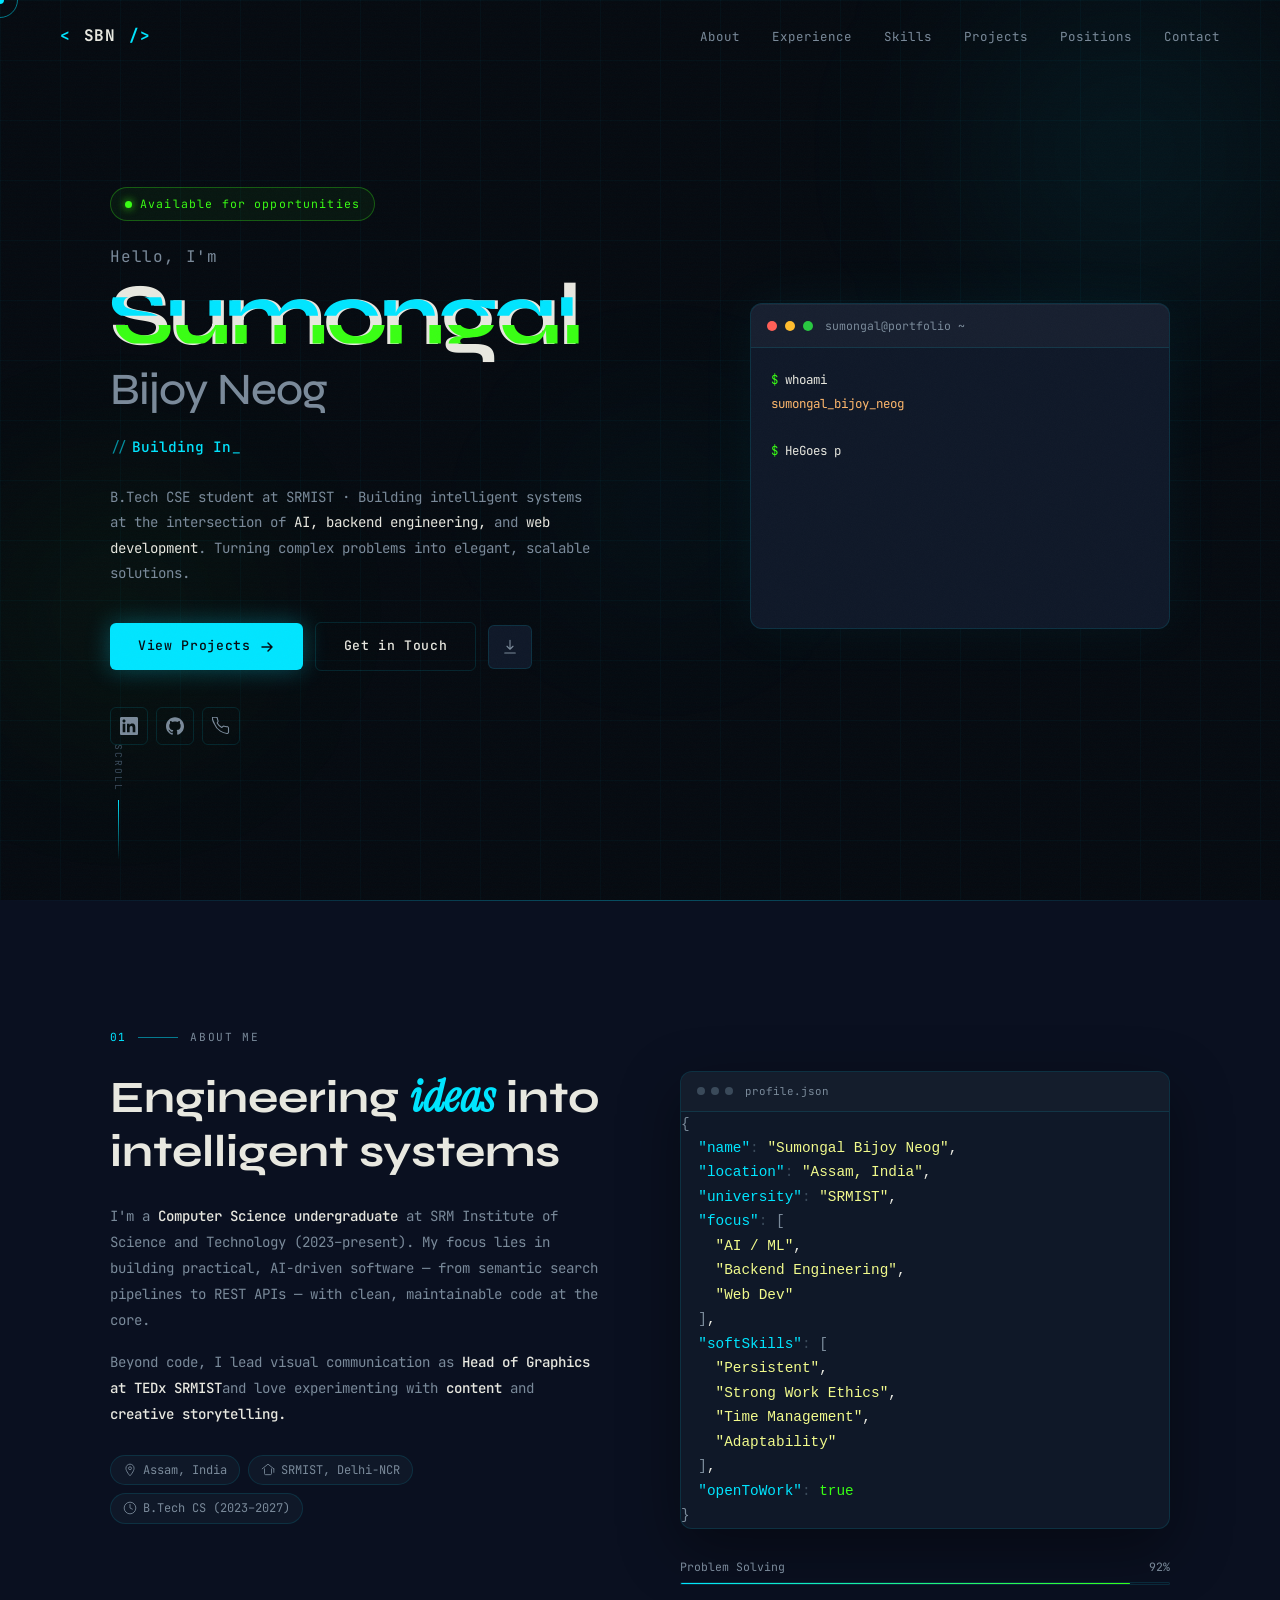
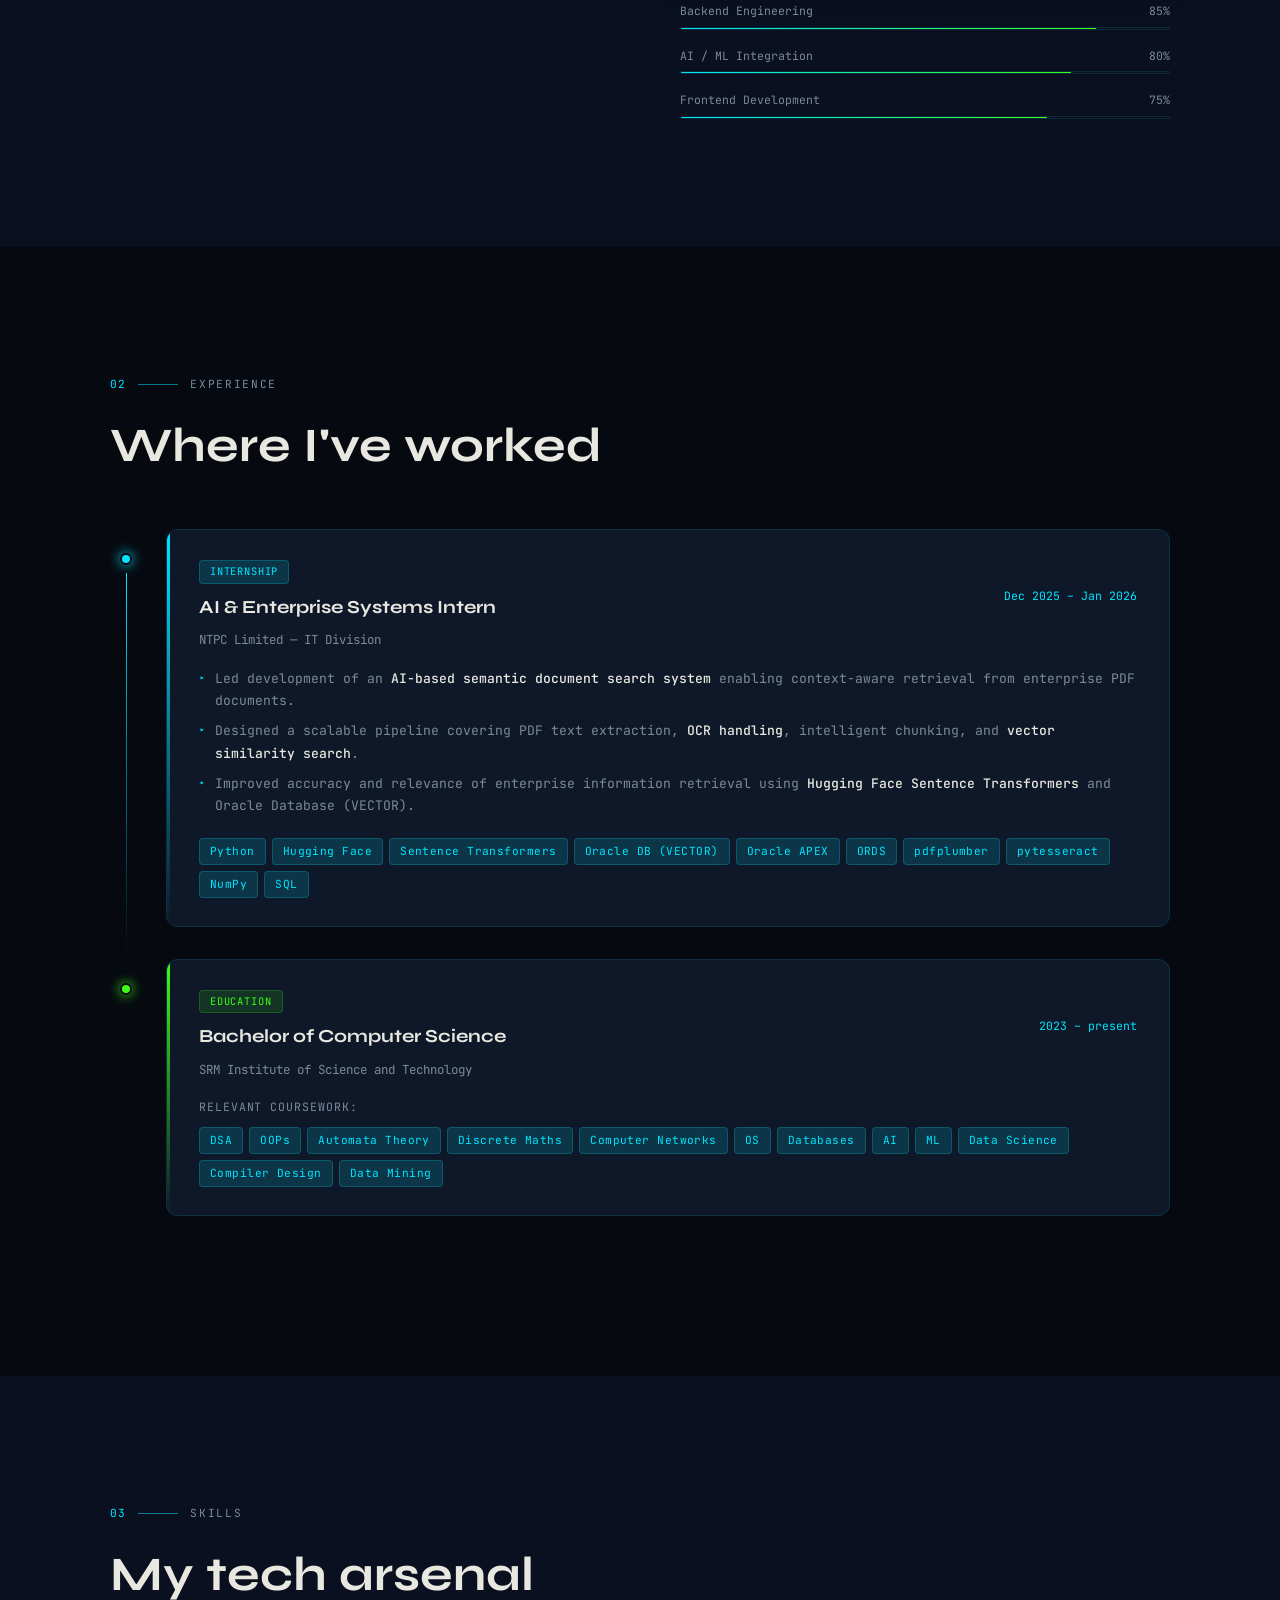
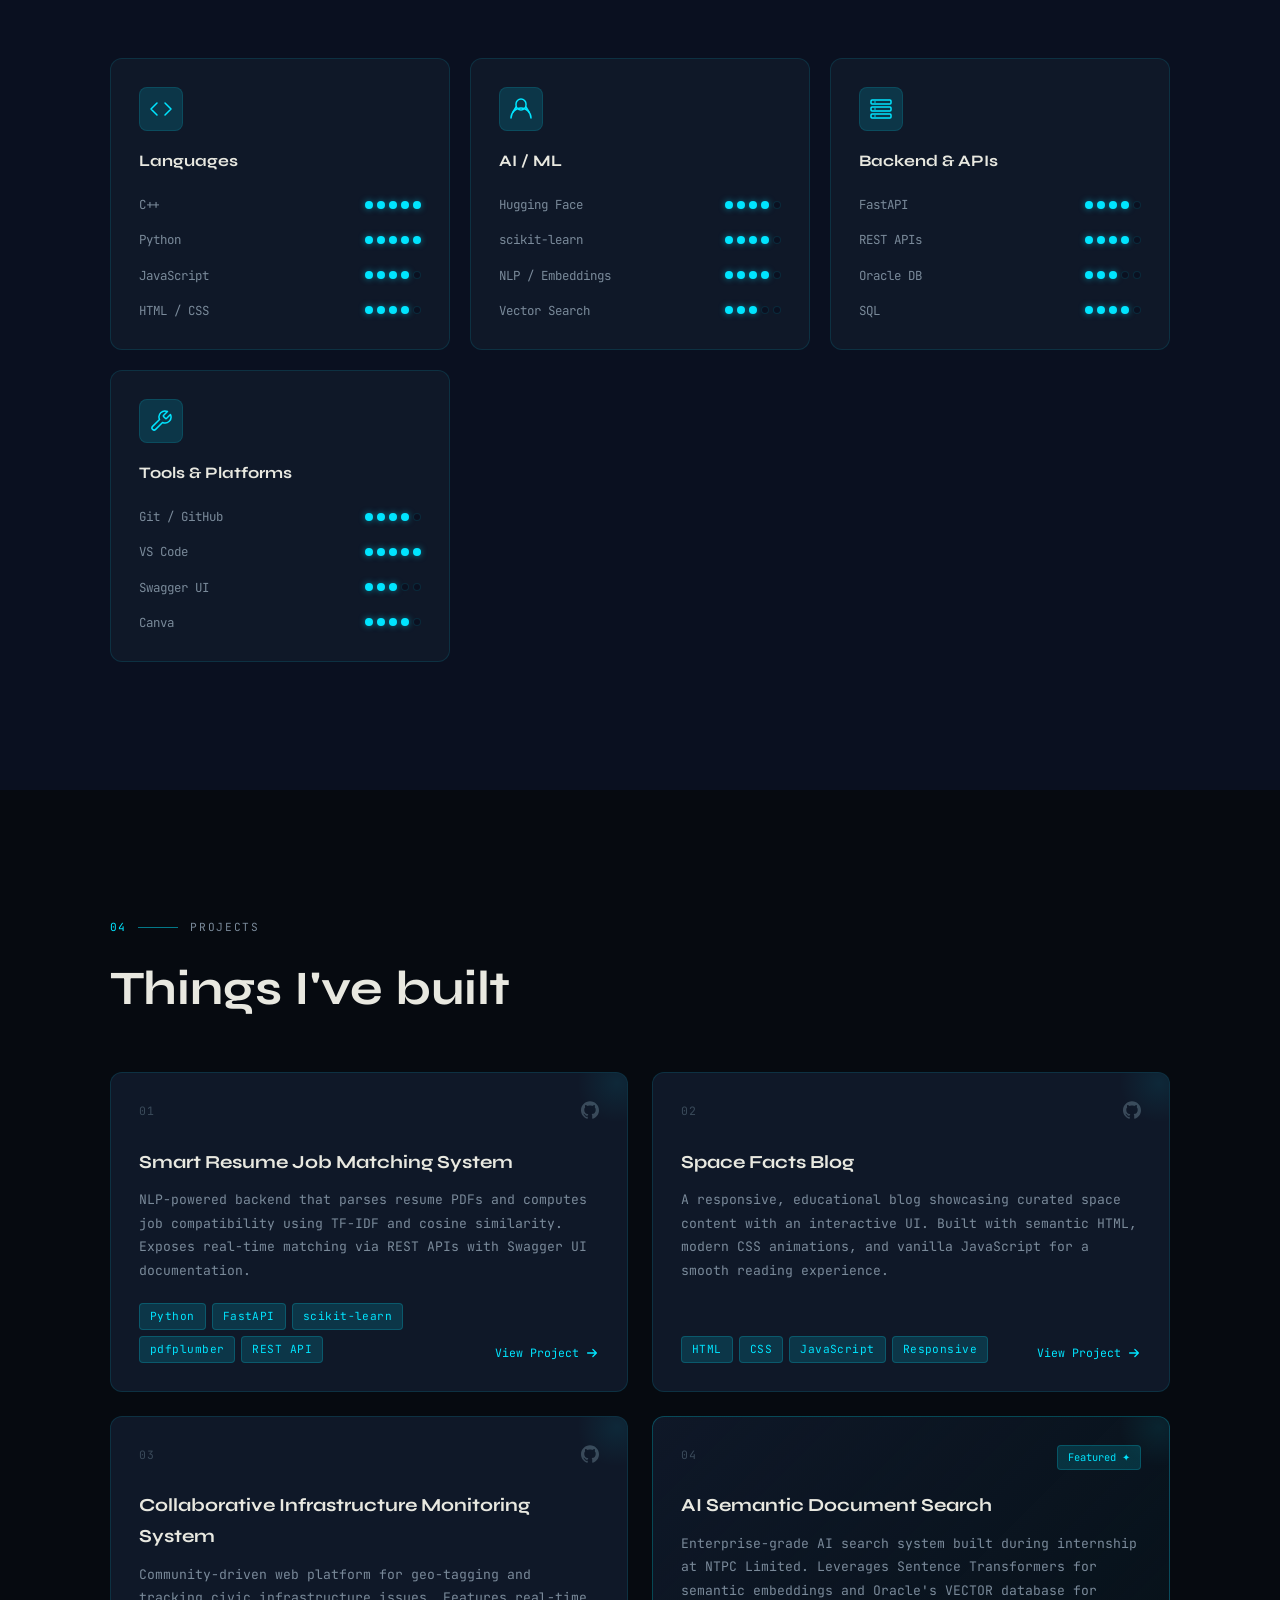
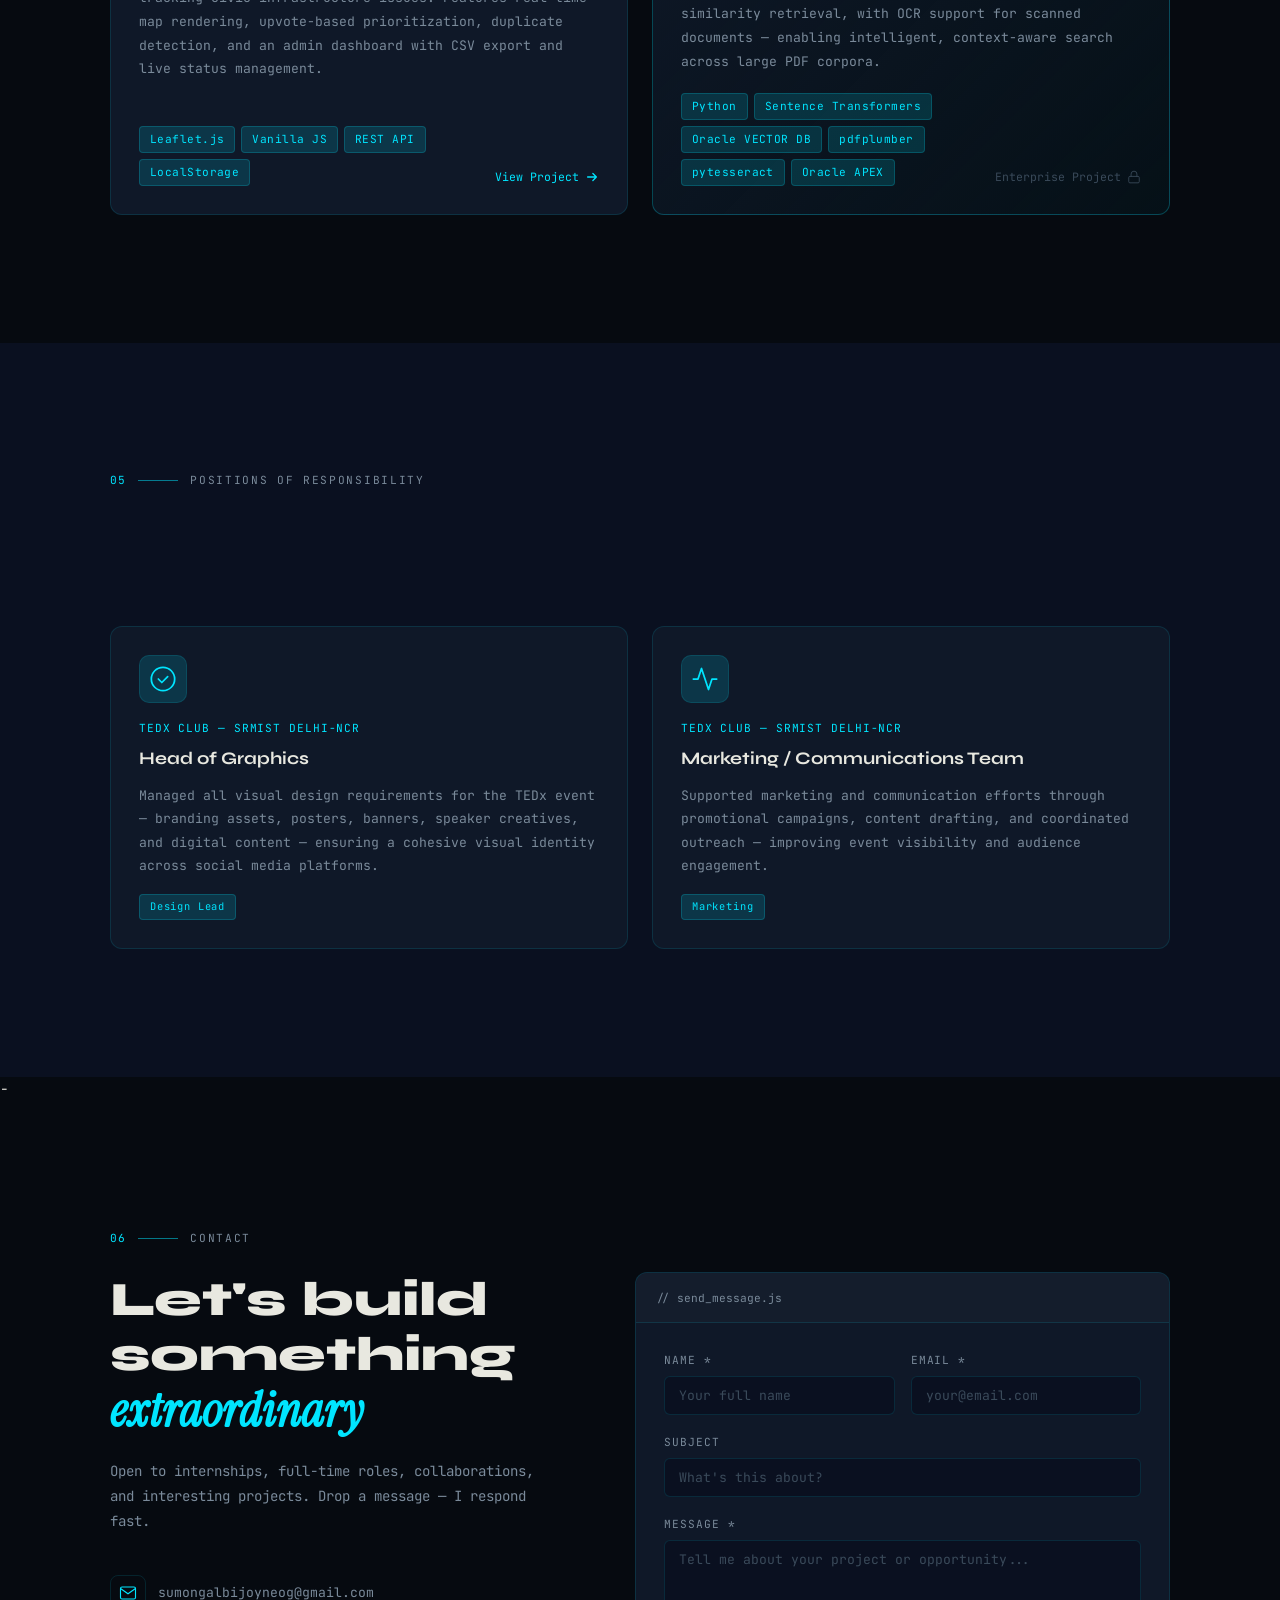
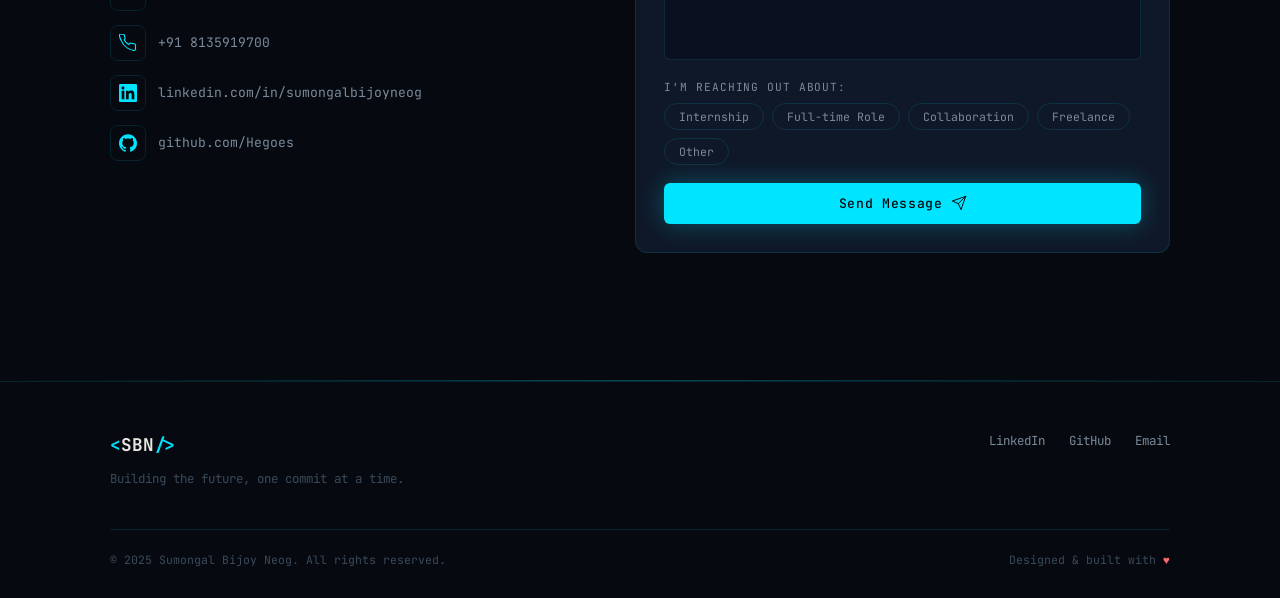
<file: index.html>
<!DOCTYPE html>
<html lang="en">
<head>
  <meta charset="UTF-8" />
  <meta name="viewport" content="width=device-width, initial-scale=1.0" />
  <title>Sumongal-Portfolio</title>
  <meta name="description" content="Portfolio of Sumongal Bijoy Neog, Software Engineer specializing in AI, ML, and Full-Stack Development." />

  <!-- Google Fonts: Syne (display) + JetBrains Mono (code/body) -->
  <link rel="preconnect" href="https://fonts.googleapis.com" />
  <link rel="preconnect" href="https://fonts.gstatic.com" crossorigin />
  <link href="https://fonts.googleapis.com/css2?family=Syne:wght@400;500;600;700;800&family=JetBrains+Mono:ital,wght@0,300;0,400;0,500;0,700;1,300&family=Instrument+Serif:ital@0;1&display=swap" rel="stylesheet" />

  <!-- Main stylesheet -->
  <link rel="stylesheet" href="style.css" />
</head>
<body>

  <!-- ============================================================
       CUSTOM CURSOR
  ============================================================ -->
  <div class="cursor" id="cursor"></div>
  <div class="cursor-follower" id="cursorFollower"></div>

  <!-- ============================================================
       NOISE OVERLAY — subtle grain texture on every section
  ============================================================ -->
  <div class="noise-overlay" aria-hidden="true"></div>

  <!-- ============================================================
       NAVIGATION
  ============================================================ -->
  <nav class="nav" id="nav">
    <div class="nav__logo">
      <!-- Terminal-style logo -->
      <span class="nav__logo-bracket">&lt;</span>
      <span class="nav__logo-name">SBN</span>
      <span class="nav__logo-bracket">/&gt;</span>
    </div>

    <!-- Desktop nav links -->
    <ul class="nav__links" id="navLinks">
      <li><a href="#about"      class="nav__link" data-section="about">About</a></li>
      <li><a href="#experience" class="nav__link" data-section="experience">Experience</a></li>
      <li><a href="#skills"     class="nav__link" data-section="skills">Skills</a></li>
      <li><a href="#projects"   class="nav__link" data-section="projects">Projects</a></li>
      <li><a href="#positions"  class="nav__link" data-section="positions">Positions</a></li>
      <li><a href="#contact"    class="nav__link" data-section="contact">Contact</a></li>
    </ul>

    <!-- Hamburger (mobile) -->
    <button class="nav__hamburger" id="hamburger" aria-label="Toggle menu">
      <span></span><span></span><span></span>
    </button>
  </nav>

  <!-- Mobile menu overlay -->
  <div class="mobile-menu" id="mobileMenu">
    <ul>
      <li><a href="#about"      class="mobile-menu__link">About</a></li>
      <li><a href="#experience" class="mobile-menu__link">Experience</a></li>
      <li><a href="#skills"     class="mobile-menu__link">Skills</a></li>
      <li><a href="#projects"   class="mobile-menu__link">Projects</a></li>
      <li><a href="#positions"  class="mobile-menu__link">Positions</a></li>
      <li><a href="#contact"    class="mobile-menu__link">Contact</a></li>
    </ul>
  </div>

  <!-- ============================================================
       SECTION 1: HERO
  ============================================================ -->
  <section class="hero" id="hero">

    <!-- Animated grid background -->
    <div class="hero__grid" aria-hidden="true"></div>

    <!-- Floating orbs (decorative) -->
    <div class="hero__orb hero__orb--1" aria-hidden="true"></div>
    <div class="hero__orb hero__orb--2" aria-hidden="true"></div>
    <div class="hero__orb hero__orb--3" aria-hidden="true"></div>

    <!-- Scanline effect -->
    <div class="hero__scanline" aria-hidden="true"></div>

    <div class="hero__content">

      <!-- Status badge — terminal ping style -->
      <div class="hero__badge" data-animate="fade-up" data-delay="0">
        <span class="hero__badge-dot"></span>
        <span class="hero__badge-text">Available for opportunities</span>
      </div>

      <!-- Main headline -->
      <h1 class="hero__headline" data-animate="fade-up" data-delay="1">
        <span class="hero__greeting">Hello, I'm</span>
        <span class="hero__name glitch" data-text="Sumongal">Sumongal</span>
        <span class="hero__surname">Bijoy Neog</span>
      </h1>

      <!-- Animated role text -->
      <div class="hero__role" data-animate="fade-up" data-delay="2">
        <span class="hero__role-prefix">// </span>
        <span class="hero__role-text" id="roleText"></span>
        <span class="hero__role-cursor">_</span>
      </div>

      <!-- Sub-description -->
      <p class="hero__desc" data-animate="fade-up" data-delay="3">
        B.Tech CSE student at SRMIST · Building intelligent systems at the intersection of
        <em>AI, backend engineering,</em> and <em>web development</em>.
        Turning complex problems into elegant, scalable solutions.
      </p>

      <!-- CTA buttons -->
      <div class="hero__cta" data-animate="fade-up" data-delay="4">
        <a href="#projects" class="btn btn--primary">
          <span>View Projects</span>
          <svg width="16" height="16" viewBox="0 0 16 16" fill="none"><path d="M3 8h10M9 4l4 4-4 4" stroke="currentColor" stroke-width="1.5" stroke-linecap="round" stroke-linejoin="round"/></svg>
        </a>
        <a href="#contact" class="btn btn--ghost">
          <span>Get in Touch</span>
        </a>
        <a href="mailto:sumongalbijoyneog@gmail.com" class="btn btn--icon" aria-label="Email">
          <!-- Download CV icon — placeholder  -->
          <svg width="18" height="18" viewBox="0 0 24 24" fill="none"><path d="M12 3v12m0 0l-4-4m4 4l4-4M5 20h14" stroke="currentColor" stroke-width="1.5" stroke-linecap="round" stroke-linejoin="round"/></svg>
        </a>
      </div>

      <!-- Social links row -->
      <div class="hero__socials" data-animate="fade-up" data-delay="5">
        <a href="https://www.linkedin.com/in/sumongalbijoyneog/" target="_blank" rel="noopener" class="hero__social-link" aria-label="LinkedIn">
          <svg viewBox="0 0 24 24" fill="currentColor" width="18" height="18"><path d="M20.447 20.452h-3.554v-5.569c0-1.328-.027-3.037-1.852-3.037-1.853 0-2.136 1.445-2.136 2.939v5.667H9.351V9h3.414v1.561h.046c.477-.9 1.637-1.85 3.37-1.85 3.601 0 4.267 2.37 4.267 5.455v6.286zM5.337 7.433c-1.144 0-2.063-.926-2.063-2.065 0-1.138.92-2.063 2.063-2.063 1.14 0 2.064.925 2.064 2.063 0 1.139-.925 2.065-2.064 2.065zm1.782 13.019H3.555V9h3.564v11.452zM22.225 0H1.771C.792 0 0 .774 0 1.729v20.542C0 23.227.792 24 1.771 24h20.451C23.2 24 24 23.227 24 22.271V1.729C24 .774 23.2 0 22.222 0h.003z"/></svg>
        </a>
        <a href="https://github.com/Hegoes" target="_blank" rel="noopener" class="hero__social-link" aria-label="GitHub">
          <svg viewBox="0 0 24 24" fill="currentColor" width="18" height="18"><path d="M12 .297c-6.63 0-12 5.373-12 12 0 5.303 3.438 9.8 8.205 11.385.6.113.82-.258.82-.577 0-.285-.01-1.04-.015-2.04-3.338.724-4.042-1.61-4.042-1.61C4.422 18.07 3.633 17.7 3.633 17.7c-1.087-.744.084-.729.084-.729 1.205.084 1.838 1.236 1.838 1.236 1.07 1.835 2.809 1.305 3.495.998.108-.776.417-1.305.76-1.605-2.665-.3-5.466-1.332-5.466-5.93 0-1.31.465-2.38 1.235-3.22-.135-.303-.54-1.523.105-3.176 0 0 1.005-.322 3.3 1.23.96-.267 1.98-.399 3-.405 1.02.006 2.04.138 3 .405 2.28-1.552 3.285-1.23 3.285-1.23.645 1.653.24 2.873.12 3.176.765.84 1.23 1.91 1.23 3.22 0 4.61-2.805 5.625-5.475 5.92.42.36.81 1.096.81 2.22 0 1.606-.015 2.896-.015 3.286 0 .315.21.69.825.57C20.565 22.092 24 17.592 24 12.297c0-6.627-5.373-12-12-12"/></svg>
        </a>
        <a href="tel:+918135919700" class="hero__social-link" aria-label="Phone">
          <svg viewBox="0 0 24 24" fill="none" width="18" height="18"><path d="M22 16.92v3a2 2 0 01-2.18 2 19.79 19.79 0 01-8.63-3.07A19.5 19.5 0 013.26 9.11 19.79 19.79 0 01.22 .5a2 2 0 012-.22l3 .01a2 2 0 012 1.72c.127.96.361 1.903.7 2.81a2 2 0 01-.45 2.11L6.91 7.91a16 16 0 006.07 6.07l1.27-1.27a2 2 0 012.11-.45c.907.339 1.85.573 2.81.7A2 2 0 0122 14.92z" stroke="currentColor" stroke-width="1.5" stroke-linecap="round" stroke-linejoin="round"/></svg>
        </a>
      </div>
    </div>

    <!-- Hero right: terminal card -->
    <div class="hero__terminal" data-animate="fade-left" data-delay="2">
      <div class="terminal">
        <div class="terminal__bar">
          <span class="terminal__dot terminal__dot--red"></span>
          <span class="terminal__dot terminal__dot--yellow"></span>
          <span class="terminal__dot terminal__dot--green"></span>
          <span class="terminal__title">sumongal@portfolio ~ </span>
        </div>
        <div class="terminal__body" id="terminalBody">
          <!-- Lines injected by JS -->
        </div>
      </div>

      <!-- Stats below terminal -->
      <!-- <div class="hero__stats">
        <div class="hero__stat">
          <span class="hero__stat-num">8.52</span>
          <span class="hero__stat-label">CGPA</span>
        </div>
        <div class="hero__stat-divider"></div>
        <div class="hero__stat">
          <span class="hero__stat-num">2+</span>
          <span class="hero__stat-label">Projects</span>
        </div>
        <div class="hero__stat-divider"></div>
        <div class="hero__stat">
          <span class="hero__stat-num">1</span>
          <span class="hero__stat-label">Internship</span>
        </div>
      </div>
    </div>-->

    <!-- Scroll cue -->
    <div class="hero__scroll-cue" aria-label="Scroll down">
      <span>scroll</span>
      <div class="hero__scroll-line"></div>
    </div>
  </section>

  <!-- ============================================================
       SECTION 2: ABOUT
  ============================================================ -->
  <section class="section about" id="about">
    <div class="container">

      <!-- Section label -->
      <div class="section-label" data-animate="fade-up">
        <span class="section-label__num">01</span>
        <span class="section-label__line"></span>
        <span class="section-label__text">About Me</span>
      </div>

      <div class="about__grid">

        <!-- Left: big quote + bio -->
        <div class="about__left" data-animate="fade-right">
          <h2 class="about__heading">
            Engineering <em>ideas</em> into<br/>
            intelligent systems
          </h2>
          <p class="about__bio">
            I'm a <strong>Computer Science undergraduate</strong> at SRM Institute of Science and Technology (2023–present). My focus lies in building practical, AI-driven software — from 
            semantic search pipelines to REST APIs — with clean, maintainable code at the core.
          </p>
          <p class="about__bio">
            Beyond code, I lead visual communication as <strong>Head of Graphics at TEDx SRMIST</strong>and love experimenting 
            with <strong>content</strong> and <strong>creative storytelling.</strong> 
          </p>

          <!-- Quick info pills -->
          <div class="about__pills">
            <span class="pill"><svg width="14" height="14" viewBox="0 0 24 24" fill="none"><path d="M12 2C8.13 2 5 5.13 5 9c0 5.25 7 13 7 13s7-7.75 7-13c0-3.87-3.13-7-7-7z" stroke="currentColor" stroke-width="1.5"/><circle cx="12" cy="9" r="2.5" stroke="currentColor" stroke-width="1.5"/></svg>Assam, India</span>
            <span class="pill"><svg width="14" height="14" viewBox="0 0 24 24" fill="none"><path d="M22 10v6M2 10l10-8 10 8M6 10v8a2 2 0 002 2h8a2 2 0 002-2v-8" stroke="currentColor" stroke-width="1.5" stroke-linecap="round" stroke-linejoin="round"/></svg>SRMIST, Delhi-NCR</span>
            <span class="pill"><svg width="14" height="14" viewBox="0 0 24 24" fill="none"><circle cx="12" cy="12" r="10" stroke="currentColor" stroke-width="1.5"/><path d="M12 6v6l4 2" stroke="currentColor" stroke-width="1.5" stroke-linecap="round"/></svg>B.Tech CS (2023–2027)</span>
          </div>
        </div>

        <!-- Right: decorative code card + traits -->
        <div class="about__right" data-animate="fade-left">
          <div class="about__code-card">
            <div class="about__code-header">
              <span class="about__code-dot"></span>
              <span class="about__code-dot"></span>
              <span class="about__code-dot"></span>
              <span class="about__code-file">profile.json</span>
            </div>
            <pre class="about__code"><code><span class="c-bracket">{</span>
  <span class="c-key">"name"</span><span class="c-colon">:</span> <span class="c-str">"Sumongal Bijoy Neog"</span>,
  <span class="c-key">"location"</span><span class="c-colon">:</span> <span class="c-str">"Assam, India"</span>,
  <span class="c-key">"university"</span><span class="c-colon">:</span> <span class="c-str">"SRMIST"</span>,
  <span class="c-key">"focus"</span><span class="c-colon">:</span> <span class="c-bracket">[</span>
    <span class="c-str">"AI / ML"</span>,
    <span class="c-str">"Backend Engineering"</span>,
    <span class="c-str">"Web Dev"</span>
  <span class="c-bracket">]</span>,
  <span class="c-key">"softSkills"</span><span class="c-colon">:</span> <span class="c-bracket">[</span>
    <span class="c-str">"Persistent"</span>,
    <span class="c-str">"Strong Work Ethics"</span>,
    <span class="c-str">"Time Management"</span>,
    <span class="c-str">"Adaptability"</span>
  <span class="c-bracket">]</span>,
  <span class="c-key">"openToWork"</span><span class="c-colon">:</span> <span class="c-bool">true</span>
<span class="c-bracket">}</span></code></pre>
          </div>

          <!-- Trait bars -->
          <div class="about__traits">
            <div class="trait" data-animate="bar" data-width="92">
              <div class="trait__header"><span>Problem Solving</span><span>92%</span></div>
              <div class="trait__bar"><div class="trait__fill"></div></div>
            </div>
            <div class="trait" data-animate="bar" data-width="85">
              <div class="trait__header"><span>Backend Engineering</span><span>85%</span></div>
              <div class="trait__bar"><div class="trait__fill"></div></div>
            </div>
            <div class="trait" data-animate="bar" data-width="80">
              <div class="trait__header"><span>AI / ML Integration</span><span>80%</span></div>
              <div class="trait__bar"><div class="trait__fill"></div></div>
            </div>
            <div class="trait" data-animate="bar" data-width="75">
              <div class="trait__header"><span>Frontend Development</span><span>75%</span></div>
              <div class="trait__bar"><div class="trait__fill"></div></div>
            </div>
          </div>
        </div>

      </div><!-- /.about__grid -->
    </div>
  </section>

  <!-- ============================================================
       SECTION 3: EXPERIENCE
  ============================================================ -->
  <section class="section experience" id="experience">
    <div class="container">

      <div class="section-label" data-animate="fade-up">
        <span class="section-label__num">02</span>
        <span class="section-label__line"></span>
        <span class="section-label__text">Experience</span>
      </div>

      <h2 class="section-heading" data-animate="fade-up">Where I've worked</h2>

      <!-- Timeline -->
      <div class="timeline">

        <!-- Experience item 1 -->
        <div class="timeline__item" data-animate="fade-up">
          <div class="timeline__marker">
            <div class="timeline__dot"></div>
            <div class="timeline__line"></div>
          </div>

          <div class="timeline__card">
            <div class="timeline__card-top">
              <div>
                <span class="timeline__tag">Internship</span>
                <h3 class="timeline__role">AI &amp; Enterprise Systems Intern</h3>
                <span class="timeline__company">NTPC Limited — IT Division</span>
              </div>
              <span class="timeline__date">Dec 2025 – Jan 2026</span>
            </div>

            <ul class="timeline__bullets">
              <li>Led development of an <strong>AI-based semantic document search system</strong> enabling context-aware retrieval from enterprise PDF documents.</li>
              <li>Designed a scalable pipeline covering PDF text extraction, <strong>OCR handling</strong>, intelligent chunking, and <strong>vector similarity search</strong>.</li>
              <li>Improved accuracy and relevance of enterprise information retrieval using <strong>Hugging Face Sentence Transformers</strong> and Oracle Database (VECTOR).</li>
            </ul>

            <!-- Tech stack pills -->
            <div class="timeline__tech">
              <span class="tech-pill">Python</span>
              <span class="tech-pill">Hugging Face</span>
              <span class="tech-pill">Sentence Transformers</span>
              <span class="tech-pill">Oracle DB (VECTOR)</span>
              <span class="tech-pill">Oracle APEX</span>
              <span class="tech-pill">ORDS</span>
              <span class="tech-pill">pdfplumber</span>
              <span class="tech-pill">pytesseract</span>
              <span class="tech-pill">NumPy</span>
              <span class="tech-pill">SQL</span>
            </div>
          </div>
        </div><!-- /.timeline__item -->

        <!-- Education (shown in timeline) -->
        <div class="timeline__item" data-animate="fade-up">
          <div class="timeline__marker">
            <div class="timeline__dot timeline__dot--edu"></div>
          </div>

          <div class="timeline__card timeline__card--edu">
            <div class="timeline__card-top">
              <div>
                <span class="timeline__tag timeline__tag--edu">Education</span>
                <h3 class="timeline__role">Bachelor of Computer Science</h3>
                <span class="timeline__company">SRM Institute of Science and Technology</span>
              </div>
              <span class="timeline__date">2023 – present</span>
            </div>

            <p class="timeline__courses-label">Relevant Coursework:</p>
            <div class="timeline__tech">
              <span class="tech-pill">DSA</span>
              <span class="tech-pill">OOPs</span>
              <span class="tech-pill">Automata Theory</span>
              <span class="tech-pill">Discrete Maths</span>
              <span class="tech-pill">Computer Networks</span>
              <span class="tech-pill">OS</span>
              <span class="tech-pill">Databases</span>
              <span class="tech-pill">AI</span>
              <span class="tech-pill">ML</span>
              <span class="tech-pill">Data Science</span>
              <span class="tech-pill">Compiler Design</span>
              <span class="tech-pill">Data Mining</span>
            </div>
          </div>
        </div>

      </div><!-- /.timeline -->
    </div>
  </section>

  <!-- ============================================================
       SECTION 4: SKILLS
  ============================================================ -->
  <section class="section skills" id="skills">
    <div class="container">

      <div class="section-label" data-animate="fade-up">
        <span class="section-label__num">03</span>
        <span class="section-label__line"></span>
        <span class="section-label__text">Skills</span>
      </div>

      <h2 class="section-heading" data-animate="fade-up">My tech arsenal</h2>

      <div class="skills__grid">

        <!-- Category: Languages -->
        <div class="skill-card" data-animate="fade-up" data-delay="0">
          <div class="skill-card__icon">
            <svg width="24" height="24" viewBox="0 0 24 24" fill="none"><path d="M16 18l6-6-6-6M8 6l-6 6 6 6" stroke="currentColor" stroke-width="1.5" stroke-linecap="round" stroke-linejoin="round"/></svg>
          </div>
          <h3 class="skill-card__title">Languages</h3>
          <div class="skill-card__items">
            <div class="skill-item">
              <span class="skill-item__name">C++</span>
              <div class="skill-item__dots">
                <span class="dot dot--fill"></span><span class="dot dot--fill"></span><span class="dot dot--fill"></span><span class="dot dot--fill"></span><span class="dot dot--fill"></span>
              </div>
            </div>
            <div class="skill-item">
              <span class="skill-item__name">Python</span>
              <div class="skill-item__dots">
                <span class="dot dot--fill"></span><span class="dot dot--fill"></span><span class="dot dot--fill"></span><span class="dot dot--fill"></span><span class="dot dot--fill"></span>
              </div>
            </div>
            <div class="skill-item">
              <span class="skill-item__name">JavaScript</span>
              <div class="skill-item__dots">
                <span class="dot dot--fill"></span><span class="dot dot--fill"></span><span class="dot dot--fill"></span><span class="dot dot--fill"></span><span class="dot dot--empty"></span>
              </div>
            </div>
            <div class="skill-item">
              <span class="skill-item__name">HTML / CSS</span>
              <div class="skill-item__dots">
                <span class="dot dot--fill"></span><span class="dot dot--fill"></span><span class="dot dot--fill"></span><span class="dot dot--fill"></span><span class="dot dot--empty"></span>
              </div>
            </div>
          </div>
        </div>

        <!-- Category: AI / ML -->
        <div class="skill-card" data-animate="fade-up" data-delay="1">
          <div class="skill-card__icon">
            <svg width="24" height="24" viewBox="0 0 24 24" fill="none"><path d="M12 2a5 5 0 015 5v1a5 5 0 01-5 5 5 5 0 01-5-5V7a5 5 0 015-5z" stroke="currentColor" stroke-width="1.5"/><path d="M2 21a10 10 0 0120 0" stroke="currentColor" stroke-width="1.5" stroke-linecap="round"/><path d="M7 10l-3 5M17 10l3 5" stroke="currentColor" stroke-width="1.5" stroke-linecap="round"/></svg>
          </div>
          <h3 class="skill-card__title">AI / ML</h3>
          <div class="skill-card__items">
            <div class="skill-item">
              <span class="skill-item__name">Hugging Face</span>
              <div class="skill-item__dots">
                <span class="dot dot--fill"></span><span class="dot dot--fill"></span><span class="dot dot--fill"></span><span class="dot dot--fill"></span><span class="dot dot--empty"></span>
              </div>
            </div>
            <div class="skill-item">
              <span class="skill-item__name">scikit-learn</span>
              <div class="skill-item__dots">
                <span class="dot dot--fill"></span><span class="dot dot--fill"></span><span class="dot dot--fill"></span><span class="dot dot--fill"></span><span class="dot dot--empty"></span>
              </div>
            </div>
            <div class="skill-item">
              <span class="skill-item__name">NLP / Embeddings</span>
              <div class="skill-item__dots">
                <span class="dot dot--fill"></span><span class="dot dot--fill"></span><span class="dot dot--fill"></span><span class="dot dot--fill"></span><span class="dot dot--empty"></span>
              </div>
            </div>
            <div class="skill-item">
              <span class="skill-item__name">Vector Search</span>
              <div class="skill-item__dots">
                <span class="dot dot--fill"></span><span class="dot dot--fill"></span><span class="dot dot--fill"></span><span class="dot dot--empty"></span><span class="dot dot--empty"></span>
              </div>
            </div>
          </div>
        </div>

        <!-- Category: Backend / APIs -->
        <div class="skill-card" data-animate="fade-up" data-delay="2">
          <div class="skill-card__icon">
            <svg width="24" height="24" viewBox="0 0 24 24" fill="none"><rect x="2" y="3" width="20" height="4" rx="1" stroke="currentColor" stroke-width="1.5"/><rect x="2" y="10" width="20" height="4" rx="1" stroke="currentColor" stroke-width="1.5"/><rect x="2" y="17" width="20" height="4" rx="1" stroke="currentColor" stroke-width="1.5"/><circle cx="6" cy="5" r="0.8" fill="currentColor"/><circle cx="6" cy="12" r="0.8" fill="currentColor"/><circle cx="6" cy="19" r="0.8" fill="currentColor"/></svg>
          </div>
          <h3 class="skill-card__title">Backend &amp; APIs</h3>
          <div class="skill-card__items">
            <div class="skill-item">
              <span class="skill-item__name">FastAPI</span>
              <div class="skill-item__dots">
                <span class="dot dot--fill"></span><span class="dot dot--fill"></span><span class="dot dot--fill"></span><span class="dot dot--fill"></span><span class="dot dot--empty"></span>
              </div>
            </div>
            <div class="skill-item">
              <span class="skill-item__name">REST APIs</span>
              <div class="skill-item__dots">
                <span class="dot dot--fill"></span><span class="dot dot--fill"></span><span class="dot dot--fill"></span><span class="dot dot--fill"></span><span class="dot dot--empty"></span>
              </div>
            </div>
            <div class="skill-item">
              <span class="skill-item__name">Oracle DB</span>
              <div class="skill-item__dots">
                <span class="dot dot--fill"></span><span class="dot dot--fill"></span><span class="dot dot--fill"></span><span class="dot dot--empty"></span><span class="dot dot--empty"></span>
              </div>
            </div>
            <div class="skill-item">
              <span class="skill-item__name">SQL</span>
              <div class="skill-item__dots">
                <span class="dot dot--fill"></span><span class="dot dot--fill"></span><span class="dot dot--fill"></span><span class="dot dot--fill"></span><span class="dot dot--empty"></span>
              </div>
            </div>
          </div>
        </div>

        <!-- Category: Tools -->
        <div class="skill-card" data-animate="fade-up" data-delay="3">
          <div class="skill-card__icon">
            <svg width="24" height="24" viewBox="0 0 24 24" fill="none"><path d="M14.7 6.3a1 1 0 000 1.4l1.6 1.6a1 1 0 001.4 0l3.77-3.77a6 6 0 01-7.94 7.94l-6.91 6.91a2.12 2.12 0 01-3-3l6.91-6.91a6 6 0 017.94-7.94l-3.76 3.76z" stroke="currentColor" stroke-width="1.5" stroke-linecap="round" stroke-linejoin="round"/></svg>
          </div>
          <h3 class="skill-card__title">Tools &amp; Platforms</h3>
          <div class="skill-card__items">
            <div class="skill-item">
              <span class="skill-item__name">Git / GitHub</span>
              <div class="skill-item__dots">
                <span class="dot dot--fill"></span><span class="dot dot--fill"></span><span class="dot dot--fill"></span><span class="dot dot--fill"></span><span class="dot dot--empty"></span>
              </div>
            </div>
            <div class="skill-item">
              <span class="skill-item__name">VS Code</span>
              <div class="skill-item__dots">
                <span class="dot dot--fill"></span><span class="dot dot--fill"></span><span class="dot dot--fill"></span><span class="dot dot--fill"></span><span class="dot dot--fill"></span>
              </div>
            </div>
            <div class="skill-item">
              <span class="skill-item__name">Swagger UI</span>
              <div class="skill-item__dots">
                <span class="dot dot--fill"></span><span class="dot dot--fill"></span><span class="dot dot--fill"></span><span class="dot dot--empty"></span><span class="dot dot--empty"></span>
              </div>
            </div>
            <div class="skill-item">
              <span class="skill-item__name">Canva</span>
              <div class="skill-item__dots">
                <span class="dot dot--fill"></span><span class="dot dot--fill"></span><span class="dot dot--fill"></span><span class="dot dot--fill"></span><span class="dot dot--empty"></span>
              </div>
            </div>
          </div>
        </div>

      </div><!-- /.skills__grid -->
    </div>
  </section>

  <!-- ============================================================
       SECTION 5: PROJECTS
  ============================================================ -->
  <section class="section projects" id="projects">
    <div class="container">

      <div class="section-label" data-animate="fade-up">
        <span class="section-label__num">04</span>
        <span class="section-label__line"></span>
        <span class="section-label__text">Projects</span>
      </div>

      <h2 class="section-heading" data-animate="fade-up">Things I've built</h2>

      <div class="projects__grid">

        <!-- Project 1: Smart Resume Job Matching -->
        <article class="project-card" data-animate="fade-up" data-delay="0">
          <div class="project-card__header">
            <div class="project-card__num">01</div>
            <div class="project-card__links">
              <a href="https://github.com/Hegoes" target="_blank" rel="noopener" class="project-card__link" aria-label="GitHub">
                <svg width="18" height="18" viewBox="0 0 24 24" fill="currentColor"><path d="M12 .297c-6.63 0-12 5.373-12 12 0 5.303 3.438 9.8 8.205 11.385.6.113.82-.258.82-.577 0-.285-.01-1.04-.015-2.04-3.338.724-4.042-1.61-4.042-1.61C4.422 18.07 3.633 17.7 3.633 17.7c-1.087-.744.084-.729.084-.729 1.205.084 1.838 1.236 1.838 1.236 1.07 1.835 2.809 1.305 3.495.998.108-.776.417-1.305.76-1.605-2.665-.3-5.466-1.332-5.466-5.93 0-1.31.465-2.38 1.235-3.22-.135-.303-.54-1.523.105-3.176 0 0 1.005-.322 3.3 1.23.96-.267 1.98-.399 3-.405 1.02.006 2.04.138 3 .405 2.28-1.552 3.285-1.23 3.285-1.23.645 1.653.24 2.873.12 3.176.765.84 1.23 1.91 1.23 3.22 0 4.61-2.805 5.625-5.475 5.92.42.36.81 1.096.81 2.22 0 1.606-.015 2.896-.015 3.286 0 .315.21.69.825.57C20.565 22.092 24 17.592 24 12.297c0-6.627-5.373-12-12-12"/></svg>
              </a>
            </div>
          </div>

          <div class="project-card__body">
            <h3 class="project-card__title">Smart Resume Job Matching System</h3>
            <p class="project-card__desc">
              NLP-powered backend that parses resume PDFs and computes job compatibility using TF-IDF and cosine similarity. 
              Exposes real-time matching via REST APIs with Swagger UI documentation.
            </p>
          </div>

          <div class="project-card__footer">
            <div class="project-card__tech">
              <span class="tech-pill">Python</span>
              <span class="tech-pill">FastAPI</span>
              <span class="tech-pill">scikit-learn</span>
              <span class="tech-pill">pdfplumber</span>
              <span class="tech-pill">REST API</span>
            </div>
            <a href="https://github.com/Hegoes" target="_blank" rel="noopener" class="project-card__cta">
              <span>View Project</span>
              <svg width="14" height="14" viewBox="0 0 16 16" fill="none"><path d="M3 8h10M9 4l4 4-4 4" stroke="currentColor" stroke-width="1.5" stroke-linecap="round" stroke-linejoin="round"/></svg>
            </a>
          </div>

          <!-- Decorative corner accent -->
          <div class="project-card__accent" aria-hidden="true"></div>
        </article>

        <!-- Project 2: Space Facts Blog -->
        <article class="project-card" data-animate="fade-up" data-delay="1">
          <div class="project-card__header">
            <div class="project-card__num">02</div>
            <div class="project-card__links">
              <a href="https://github.com/Hegoes" target="_blank" rel="noopener" class="project-card__link" aria-label="GitHub">
                <svg width="18" height="18" viewBox="0 0 24 24" fill="currentColor"><path d="M12 .297c-6.63 0-12 5.373-12 12 0 5.303 3.438 9.8 8.205 11.385.6.113.82-.258.82-.577 0-.285-.01-1.04-.015-2.04-3.338.724-4.042-1.61-4.042-1.61C4.422 18.07 3.633 17.7 3.633 17.7c-1.087-.744.084-.729.084-.729 1.205.084 1.838 1.236 1.838 1.236 1.07 1.835 2.809 1.305 3.495.998.108-.776.417-1.305.76-1.605-2.665-.3-5.466-1.332-5.466-5.93 0-1.31.465-2.38 1.235-3.22-.135-.303-.54-1.523.105-3.176 0 0 1.005-.322 3.3 1.23.96-.267 1.98-.399 3-.405 1.02.006 2.04.138 3 .405 2.28-1.552 3.285-1.23 3.285-1.23.645 1.653.24 2.873.12 3.176.765.84 1.23 1.91 1.23 3.22 0 4.61-2.805 5.625-5.475 5.92.42.36.81 1.096.81 2.22 0 1.606-.015 2.896-.015 3.286 0 .315.21.69.825.57C20.565 22.092 24 17.592 24 12.297c0-6.627-5.373-12-12-12"/></svg>
              </a>
            </div>
          </div>

          <div class="project-card__body">
            <h3 class="project-card__title">Space Facts Blog</h3>
            <p class="project-card__desc">
              A responsive, educational blog showcasing curated space content with an interactive UI. 
              Built with semantic HTML, modern CSS animations, and vanilla JavaScript for a smooth reading experience.
            </p>
          </div>

          <div class="project-card__footer">
            <div class="project-card__tech">
              <span class="tech-pill">HTML</span>
              <span class="tech-pill">CSS</span>
              <span class="tech-pill">JavaScript</span>
              <span class="tech-pill">Responsive</span>
            </div>
            <a href="https://github.com/Hegoes" target="_blank" rel="noopener" class="project-card__cta">
              <span>View Project</span>
              <svg width="14" height="14" viewBox="0 0 16 16" fill="none"><path d="M3 8h10M9 4l4 4-4 4" stroke="currentColor" stroke-width="1.5" stroke-linecap="round" stroke-linejoin="round"/></svg>
            </a>
          </div>

          <div class="project-card__accent" aria-hidden="true"></div>
        </article>

         <!-- Project 3: CIMS -->
        <article class="project-card" data-animate="fade-up" data-delay="1">
          <div class="project-card__header">
            <div class="project-card__num">03</div>
            <div class="project-card__links">
              <a href="https://github.com/Hegoes" target="_blank" rel="noopener" class="project-card__link" aria-label="GitHub">
                <svg width="18" height="18" viewBox="0 0 24 24" fill="currentColor"><path d="M12 .297c-6.63 0-12 5.373-12 12 0 5.303 3.438 9.8 8.205 11.385.6.113.82-.258.82-.577 0-.285-.01-1.04-.015-2.04-3.338.724-4.042-1.61-4.042-1.61C4.422 18.07 3.633 17.7 3.633 17.7c-1.087-.744.084-.729.084-.729 1.205.084 1.838 1.236 1.838 1.236 1.07 1.835 2.809 1.305 3.495.998.108-.776.417-1.305.76-1.605-2.665-.3-5.466-1.332-5.466-5.93 0-1.31.465-2.38 1.235-3.22-.135-.303-.54-1.523.105-3.176 0 0 1.005-.322 3.3 1.23.96-.267 1.98-.399 3-.405 1.02.006 2.04.138 3 .405 2.28-1.552 3.285-1.23 3.285-1.23.645 1.653.24 2.873.12 3.176.765.84 1.23 1.91 1.23 3.22 0 4.61-2.805 5.625-5.475 5.92.42.36.81 1.096.81 2.22 0 1.606-.015 2.896-.015 3.286 0 .315.21.69.825.57C20.565 22.092 24 17.592 24 12.297c0-6.627-5.373-12-12-12"/></svg>
              </a>
            </div>
          </div>

          <div class="project-card__body">
            <h3 class="project-card__title">Collaborative Infrastructure Monitoring System</h3>
            <p class="project-card__desc">
             Community-driven web platform for geo-tagging and tracking civic infrastructure issues. Features real-time map rendering,
            upvote-based prioritization, duplicate detection, and an admin dashboard with CSV export and live status management.
            </p>
          </div>

          <div class="project-card__footer">
            <div class="project-card__tech">
              <span class="tech-pill">Leaflet.js</span>
              <span class="tech-pill">Vanilla JS</span>
              <span class="tech-pill">REST API</span>
              <span class="tech-pill">LocalStorage</span>
            </div>
            <a href="https://github.com/Hegoes" target="_blank" rel="noopener" class="project-card__cta">
              <span>View Project</span>
              <svg width="14" height="14" viewBox="0 0 16 16" fill="none"><path d="M3 8h10M9 4l4 4-4 4" stroke="currentColor" stroke-width="1.5" stroke-linecap="round" stroke-linejoin="round"/></svg>
            </a>
          </div>

          <div class="project-card__accent" aria-hidden="true"></div>
        </article>

   <!-- Project 3: AI Semantic Search (NTPC) — featured -->
        <article class="project-card project-card--featured" data-animate="fade-up" data-delay="2">
          <div class="project-card__header">
            <div class="project-card__num">04</div>
            <span class="project-card__featured-badge">Featured ✦</span>
          </div>

          <div class="project-card__body">
            <h3 class="project-card__title">AI Semantic Document Search</h3>
            <p class="project-card__desc">
              Enterprise-grade AI search system built during internship at NTPC Limited. 
              Leverages Sentence Transformers for semantic embeddings and Oracle's VECTOR database for similarity retrieval, 
              with OCR support for scanned documents — enabling intelligent, context-aware search across large PDF corpora.
            </p>
          </div>

          <div class="project-card__footer">
            <div class="project-card__tech">
              <span class="tech-pill">Python</span>
              <span class="tech-pill">Sentence Transformers</span>
              <span class="tech-pill">Oracle VECTOR DB</span>
              <span class="tech-pill">pdfplumber</span>
              <span class="tech-pill">pytesseract</span>
              <span class="tech-pill">Oracle APEX</span>
            </div>
            <span class="project-card__cta project-card__cta--disabled">
              <span>Enterprise Project</span>
              <svg width="14" height="14" viewBox="0 0 24 24" fill="none"><rect x="3" y="11" width="18" height="11" rx="2" stroke="currentColor" stroke-width="1.5"/><path d="M7 11V7a5 5 0 0110 0v4" stroke="currentColor" stroke-width="1.5" stroke-linecap="round"/></svg>
            </span>
          </div>

          <div class="project-card__accent" aria-hidden="true"></div>
        </article>

      </div><!-- /.projects__grid -->
    </div>
  </section>

  <!-- ============================================================
       SECTION 6: POSITIONS OF RESPONSIBILITY
  ============================================================ -->
  <section class="section positions" id="positions"> 
    <div class="container">

      <div class="section-label" data-animate="fade-up">
        <span class="section-label__num">05</span>
        <span class="section-label__line"></span>
        <span class="section-label__text">Positions of Responsibility</span>
      </div>

      <h2 class="section-heading" data-animate="fade-up">Roles I've held</h2>

      <div class="positions__grid">

        <!-- TEDx: Head of Graphics -->
        <div class="pos-card" data-animate="fade-up" data-delay="0">
          <div class="pos-card__icon-wrap">
            <svg width="28" height="28" viewBox="0 0 24 24" fill="none"><circle cx="12" cy="12" r="10" stroke="currentColor" stroke-width="1.5"/><path d="M8 12l3 3 5-5" stroke="currentColor" stroke-width="1.5" stroke-linecap="round" stroke-linejoin="round"/></svg>
          </div>
          <div class="pos-card__body">
            <span class="pos-card__org">TEDx Club — SRMIST Delhi-NCR</span>
            <h3 class="pos-card__role">Head of Graphics</h3>
            <p class="pos-card__desc">
              Managed all visual design requirements for the TEDx event — branding assets, posters, banners, 
              speaker creatives, and digital content — ensuring a cohesive visual identity across social media platforms.
            </p>
          </div>
          <div class="pos-card__tag">Design Lead</div>
        </div>

        <!-- TEDx: Marketing -->
        <div class="pos-card" data-animate="fade-up" data-delay="1">
          <div class="pos-card__icon-wrap">
            <svg width="28" height="28" viewBox="0 0 24 24" fill="none"><path d="M22 12h-4l-3 9L9 3l-3 9H2" stroke="currentColor" stroke-width="1.5" stroke-linecap="round" stroke-linejoin="round"/></svg>
          </div>
          <div class="pos-card__body">
            <span class="pos-card__org">TEDx Club — SRMIST Delhi-NCR</span>
            <h3 class="pos-card__role">Marketing / Communications Team</h3>
            <p class="pos-card__desc">
              Supported marketing and communication efforts through promotional campaigns, content drafting, 
              and coordinated outreach — improving event visibility and audience engagement.
            </p>
          </div>
          <div class="pos-card__tag">Marketing</div>
        </div>

      </div><!-- /.positions__grid -->
    </div>
  </section>-

  <!-- ============================================================
       SECTION 7: LEADERSHIP
  ============================================================ 
  <section class="section leadership" id="leadership">
    <div class="container">

      <div class="section-label" data-animate="fade-up">
        <span class="section-label__num">06</span>
        <span class="section-label__line"></span>
        <span class="section-label__text">Leadership</span>
      </div>

      <div class="leadership__inner" data-animate="fade-up">
         Decorative large quote mark 
        <div class="leadership__quote-mark" aria-hidden="true">"</div>

        <div class="leadership__content">
          <h2 class="leadership__heading">
            Bridging technology &amp; social impact
          </h2>

          <div class="leadership__card">
            <div class="leadership__card-accent"></div>
            <div class="leadership__card-body">
              <div class="leadership__org">
                <svg width="20" height="20" viewBox="0 0 24 24" fill="none"><path d="M17 21v-2a4 4 0 00-4-4H5a4 4 0 00-4 4v2" stroke="currentColor" stroke-width="1.5" stroke-linecap="round" stroke-linejoin="round"/><circle cx="9" cy="7" r="4" stroke="currentColor" stroke-width="1.5"/><path d="M23 21v-2a4 4 0 00-3-3.87M16 3.13a4 4 0 010 7.75" stroke="currentColor" stroke-width="1.5" stroke-linecap="round" stroke-linejoin="round"/></svg>
                <strong>Gift a Smile Foundation — Volunteer &amp; Project Lead</strong>
              </div>

              <p class="leadership__desc">
                Spearheaded a project to introduce technology to underprivileged students. 
                Initiated a <strong>survey-based research phase</strong> to assess their current knowledge, 
                then designed and delivered a foundational technology curriculum — directly impacting their 
                access to digital literacy and broadening their career horizons.
              </p>

              <div class="leadership__impact">
                <div class="impact-stat">
                  <span class="impact-stat__num">∞</span>
                  <span class="impact-stat__label">Lives Impacted</span>
                </div>
                <div class="impact-stat">
                  <span class="impact-stat__num">Tech</span>
                  <span class="impact-stat__label">Education Drive</span>
                </div>
                <div class="impact-stat">
                  <span class="impact-stat__num">NGO</span>
                  <span class="impact-stat__label">Sector Initiative</span>
                </div>
              </div>
            </div>
          </div>
        </div>
      </div>

    </div>
  </section> -->

  <!-- ============================================================
       SECTION 8: CONTACT
  ============================================================ -->
  <section class="section contact" id="contact">
    <div class="container">

      <div class="section-label" data-animate="fade-up">
        <span class="section-label__num">06</span>
        <span class="section-label__line"></span>
        <span class="section-label__text">Contact</span>
      </div>

      <div class="contact__inner">
        <!-- Left: CTA text -->
        <div class="contact__left" data-animate="fade-right">
          <h2 class="contact__heading">
            Let's build something
            <span class="contact__heading-accent">extraordinary</span>
          </h2>
          <p class="contact__sub">
            Open to internships, full-time roles, collaborations, and interesting projects. 
            Drop a message — I respond fast.
          </p>

          <div class="contact__info-list">
            <a href="mailto:sumongalbijoyneog@gmail.com" class="contact__info-item">
              <span class="contact__info-icon">
                <svg width="18" height="18" viewBox="0 0 24 24" fill="none"><path d="M4 4h16c1.1 0 2 .9 2 2v12c0 1.1-.9 2-2 2H4c-1.1 0-2-.9-2-2V6c0-1.1.9-2 2-2z" stroke="currentColor" stroke-width="1.5"/><polyline points="22,6 12,13 2,6" stroke="currentColor" stroke-width="1.5"/></svg>
              </span>
              <span>sumongalbijoyneog@gmail.com</span>
            </a>
            <a href="tel:+918135919700" class="contact__info-item">
              <span class="contact__info-icon">
                <svg width="18" height="18" viewBox="0 0 24 24" fill="none"><path d="M22 16.92v3a2 2 0 01-2.18 2 19.79 19.79 0 01-8.63-3.07A19.5 19.5 0 013.26 9.11 19.79 19.79 0 01.22 .5a2 2 0 012-.22l3 .01a2 2 0 012 1.72c.127.96.361 1.903.7 2.81a2 2 0 01-.45 2.11L6.91 7.91a16 16 0 006.07 6.07l1.27-1.27a2 2 0 012.11-.45c.907.339 1.85.573 2.81.7A2 2 0 0122 14.92z" stroke="currentColor" stroke-width="1.5" stroke-linecap="round" stroke-linejoin="round"/></svg>
              </span>
              <span>+91 8135919700</span>
            </a>
            <a href="https://www.linkedin.com/in/sumongalbijoyneog/" target="_blank" rel="noopener" class="contact__info-item">
              <span class="contact__info-icon">
                <svg width="18" height="18" viewBox="0 0 24 24" fill="currentColor"><path d="M20.447 20.452h-3.554v-5.569c0-1.328-.027-3.037-1.852-3.037-1.853 0-2.136 1.445-2.136 2.939v5.667H9.351V9h3.414v1.561h.046c.477-.9 1.637-1.85 3.37-1.85 3.601 0 4.267 2.37 4.267 5.455v6.286zM5.337 7.433c-1.144 0-2.063-.926-2.063-2.065 0-1.138.92-2.063 2.063-2.063 1.14 0 2.064.925 2.064 2.063 0 1.139-.925 2.065-2.064 2.065zm1.782 13.019H3.555V9h3.564v11.452zM22.225 0H1.771C.792 0 0 .774 0 1.729v20.542C0 23.227.792 24 1.771 24h20.451C23.2 24 24 23.227 24 22.271V1.729C24 .774 23.2 0 22.222 0h.003z"/></svg>
              </span>
              <span>linkedin.com/in/sumongalbijoyneog</span>
            </a>
            <a href="https://github.com/Hegoes" target="_blank" rel="noopener" class="contact__info-item">
              <span class="contact__info-icon">
                <svg width="18" height="18" viewBox="0 0 24 24" fill="currentColor"><path d="M12 .297c-6.63 0-12 5.373-12 12 0 5.303 3.438 9.8 8.205 11.385.6.113.82-.258.82-.577 0-.285-.01-1.04-.015-2.04-3.338.724-4.042-1.61-4.042-1.61C4.422 18.07 3.633 17.7 3.633 17.7c-1.087-.744.084-.729.084-.729 1.205.084 1.838 1.236 1.838 1.236 1.07 1.835 2.809 1.305 3.495.998.108-.776.417-1.305.76-1.605-2.665-.3-5.466-1.332-5.466-5.93 0-1.31.465-2.38 1.235-3.22-.135-.303-.54-1.523.105-3.176 0 0 1.005-.322 3.3 1.23.96-.267 1.98-.399 3-.405 1.02.006 2.04.138 3 .405 2.28-1.552 3.285-1.23 3.285-1.23.645 1.653.24 2.873.12 3.176.765.84 1.23 1.91 1.23 3.22 0 4.61-2.805 5.625-5.475 5.92.42.36.81 1.096.81 2.22 0 1.606-.015 2.896-.015 3.286 0 .315.21.69.825.57C20.565 22.092 24 17.592 24 12.297c0-6.627-5.373-12-12-12"/></svg>
              </span>
              <span>github.com/Hegoes</span>
            </a>
          </div>
        </div>

        <!-- Right: Contact form -->
        <div class="contact__right" data-animate="fade-left">
          <div class="contact-form-wrapper">
            <div class="contact-form-wrapper__header">
              <span class="contact-form-wrapper__label">// send_message.js</span>
            </div>

            <form class="contact-form" id="contactForm" novalidate>

              <div class="form-row">
                <div class="form-group">
                  <label class="form-label" for="name">Name *</label>
                  <input class="form-input" type="text" id="name" name="name" placeholder="Your full name" required />
                </div>
                <div class="form-group">
                  <label class="form-label" for="email">Email *</label>
                  <input class="form-input" type="email" id="email" name="email" placeholder="your@email.com" required />
                </div>
              </div>

              <div class="form-group">
                <label class="form-label" for="subject">Subject</label>
                <input class="form-input" type="text" id="subject" name="subject" placeholder="What's this about?" />
              </div>

              <div class="form-group">
                <label class="form-label" for="message">Message *</label>
                <textarea class="form-input form-textarea" id="message" name="message" placeholder="Tell me about your project or opportunity..." required rows="5"></textarea>
              </div>

              <!-- Opportunity type tags -->
              <div class="form-group">
                <label class="form-label">I'm reaching out about:</label>
                <div class="form-tags" id="formTags">
                  <button type="button" class="form-tag" data-tag="internship">Internship</button>
                  <button type="button" class="form-tag" data-tag="full-time">Full-time Role</button>
                  <button type="button" class="form-tag" data-tag="collaboration">Collaboration</button>
                  <button type="button" class="form-tag" data-tag="freelance">Freelance</button>
                  <button type="button" class="form-tag" data-tag="other">Other</button>
                </div>
              </div>

              <button type="submit" class="btn btn--primary btn--full" id="submitBtn">
                <span class="submit-text">Send Message</span>
                <span class="submit-loading" style="display:none;">
                  <svg class="spin" width="16" height="16" viewBox="0 0 24 24" fill="none"><circle cx="12" cy="12" r="10" stroke="currentColor" stroke-width="2" stroke-dasharray="31.4" stroke-dashoffset="10"/></svg>
                  Sending...
                </span>
                <svg width="16" height="16" viewBox="0 0 24 24" fill="none" class="submit-arrow"><path d="M22 2L11 13M22 2l-7 20-4-9-9-4 20-7z" stroke="currentColor" stroke-width="1.5" stroke-linecap="round" stroke-linejoin="round"/></svg>
              </button>

              <!-- Form feedback messages -->
              <div class="form-success" id="formSuccess" style="display:none;">
                <svg width="20" height="20" viewBox="0 0 24 24" fill="none"><path d="M22 11.08V12a10 10 0 11-5.93-9.14" stroke="currentColor" stroke-width="1.5"/><polyline points="22 4 12 14.01 9 11.01" stroke="currentColor" stroke-width="1.5"/></svg>
                <span>Message sent! I'll get back to you shortly.</span>
              </div>
            </form>
          </div>
        </div>

      </div><!-- /.contact__inner -->
    </div>
  </section>

  <!-- ============================================================
       FOOTER
  ============================================================ -->
  <footer class="footer">
    <div class="container">
      <div class="footer__inner">
        <div class="footer__brand">
          <span class="footer__logo">
            <span class="nav__logo-bracket">&lt;</span>SBN<span class="nav__logo-bracket">/&gt;</span>
          </span>
          <p class="footer__tagline">Building the future, one commit at a time.</p>
        </div>
        <div class="footer__links">
          <a href="https://www.linkedin.com/in/sumongalbijoyneog/" target="_blank" rel="noopener" aria-label="LinkedIn">LinkedIn</a>
          <a href="https://github.com/Hegoes" target="_blank" rel="noopener" aria-label="GitHub">GitHub</a>
          <a href="mailto:sumongalbijoyneog@gmail.com" aria-label="Email">Email</a>
        </div>
      </div>
      <div class="footer__bottom">
        <span class="footer__copy">© 2025 Sumongal Bijoy Neog. All rights reserved.</span>
        <span class="footer__made">Designed &amp; built with <span class="footer__heart">♥</span></span>
      </div>
    </div>
  </footer>

  <!-- Progress indicator bar at top -->
  <div class="progress-bar" id="progressBar" aria-hidden="true"></div>

  <!-- Back-to-top button -->
  <button class="back-to-top" id="backToTop" aria-label="Back to top">
    <svg width="18" height="18" viewBox="0 0 24 24" fill="none"><path d="M12 19V5M5 12l7-7 7 7" stroke="currentColor" stroke-width="1.5" stroke-linecap="round" stroke-linejoin="round"/></svg>
  </button>

  <!-- Main JavaScript -->
  <script src="script.js"></script>
</body>
</html>
</file>
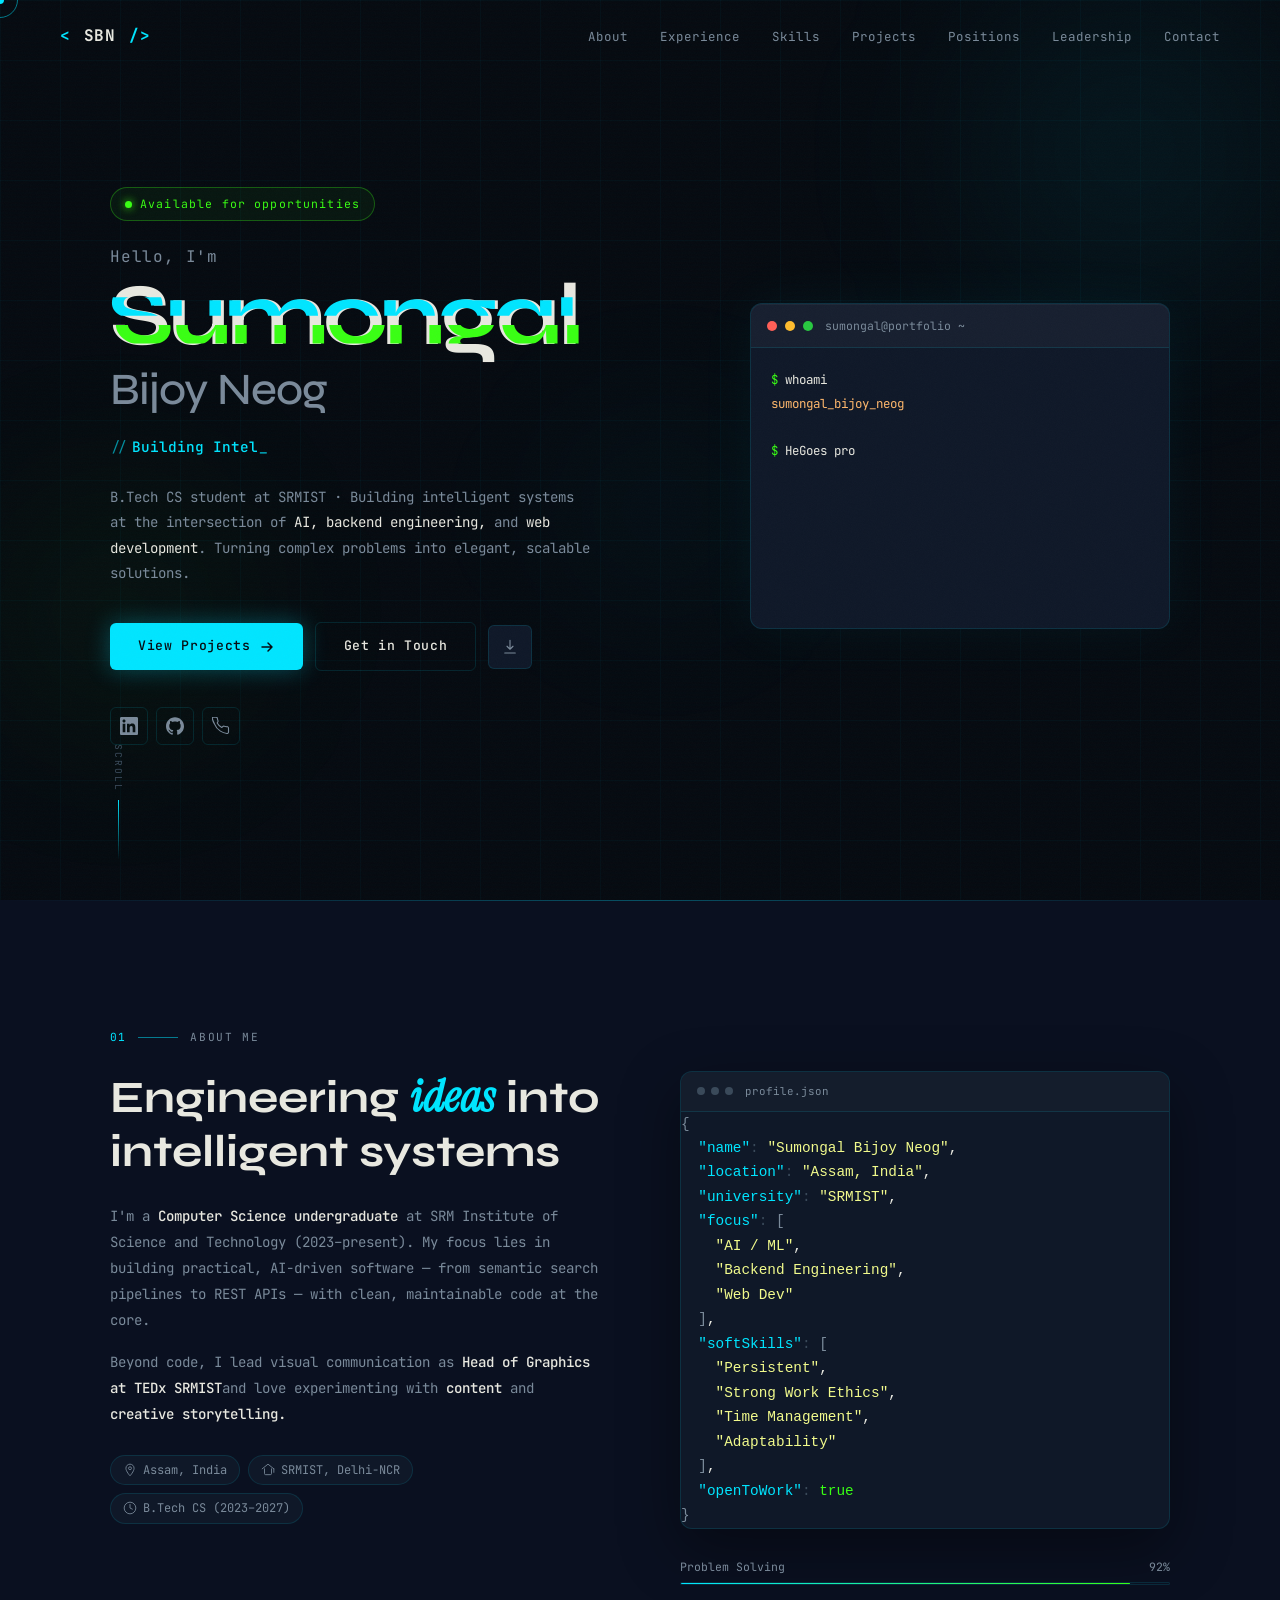
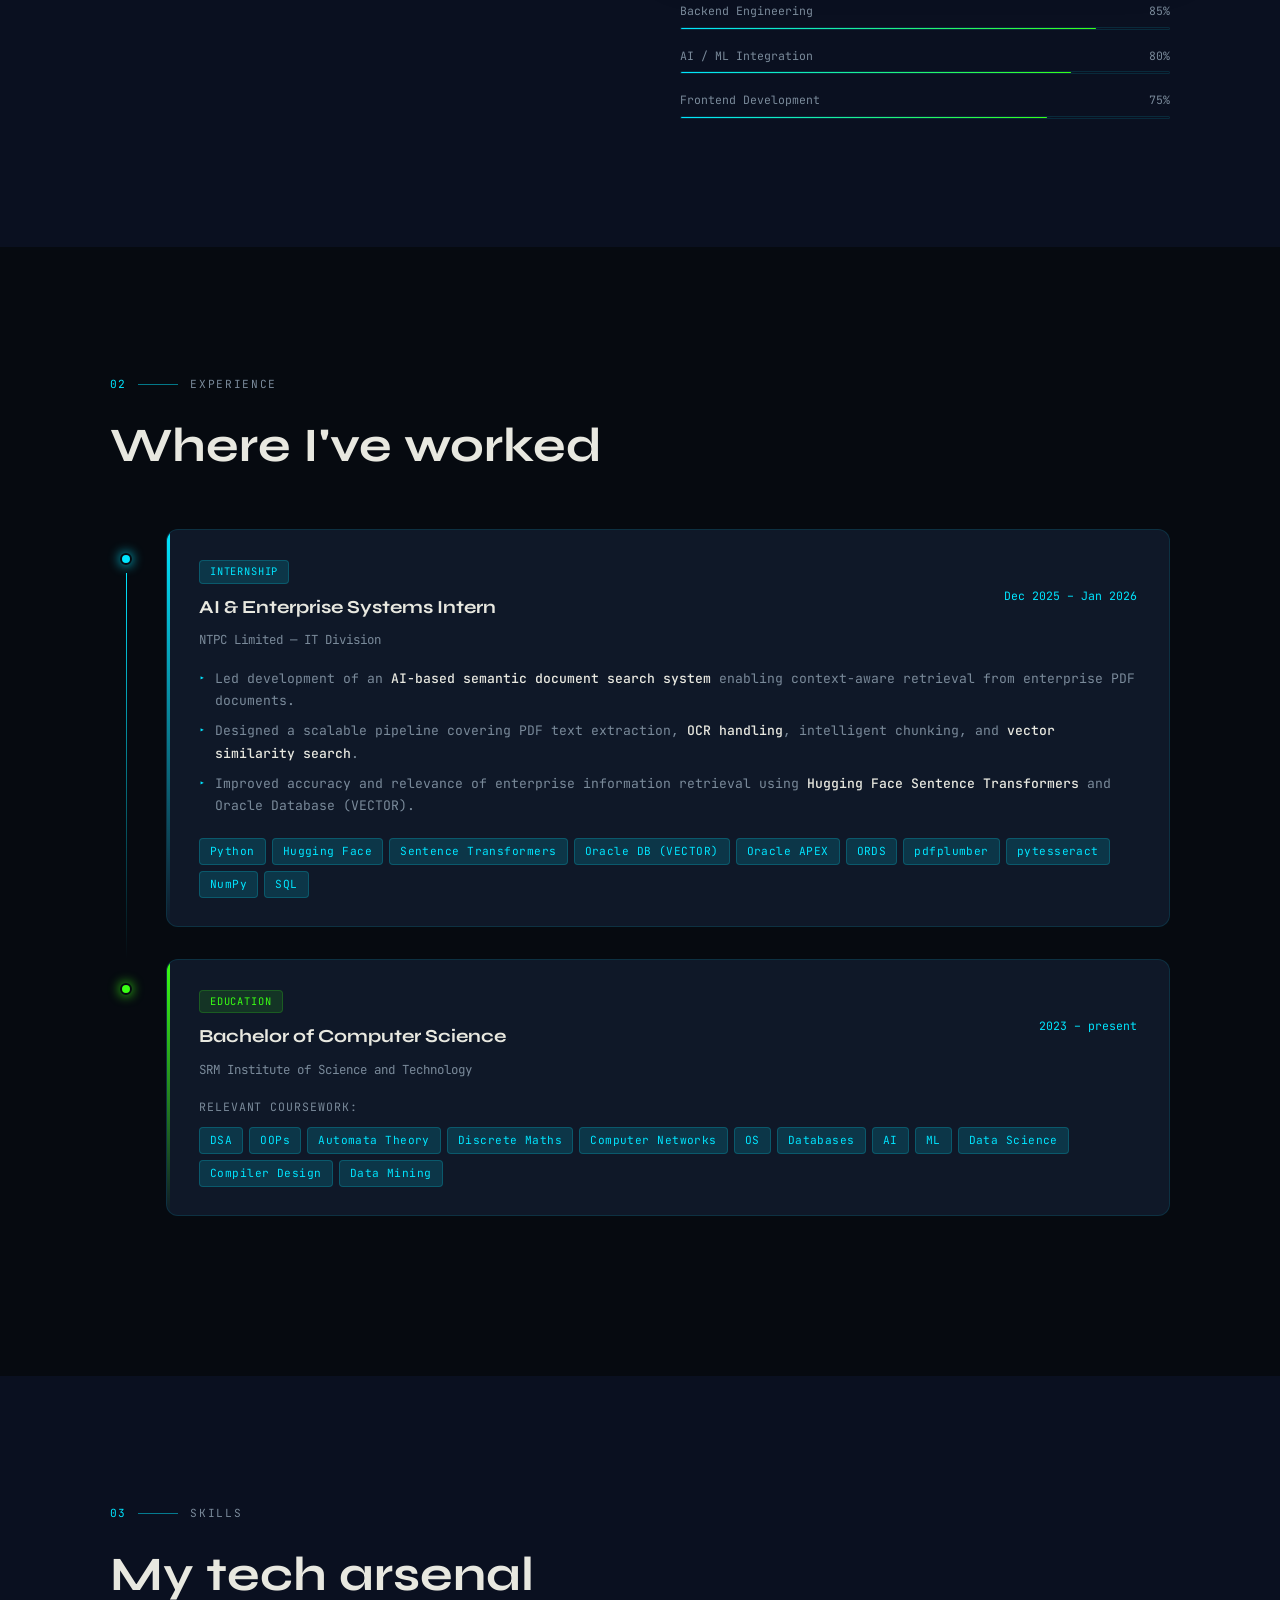
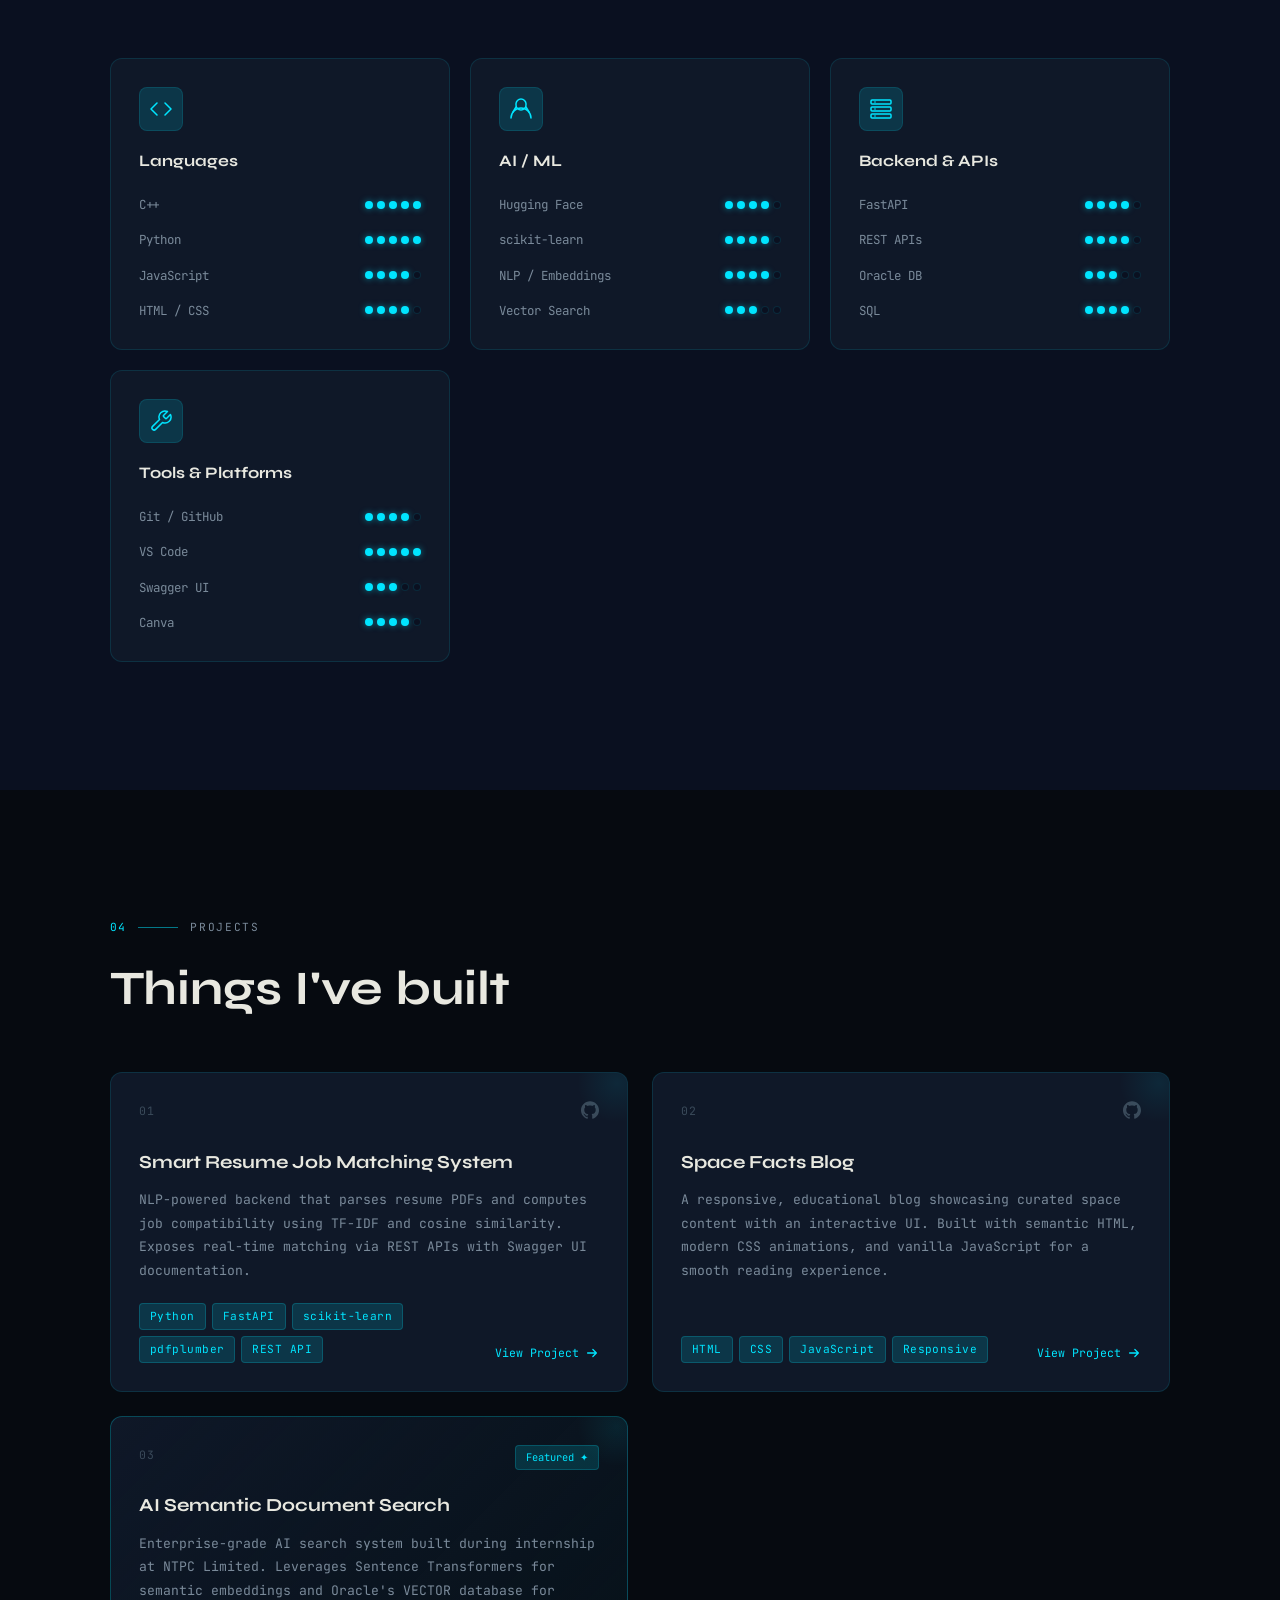
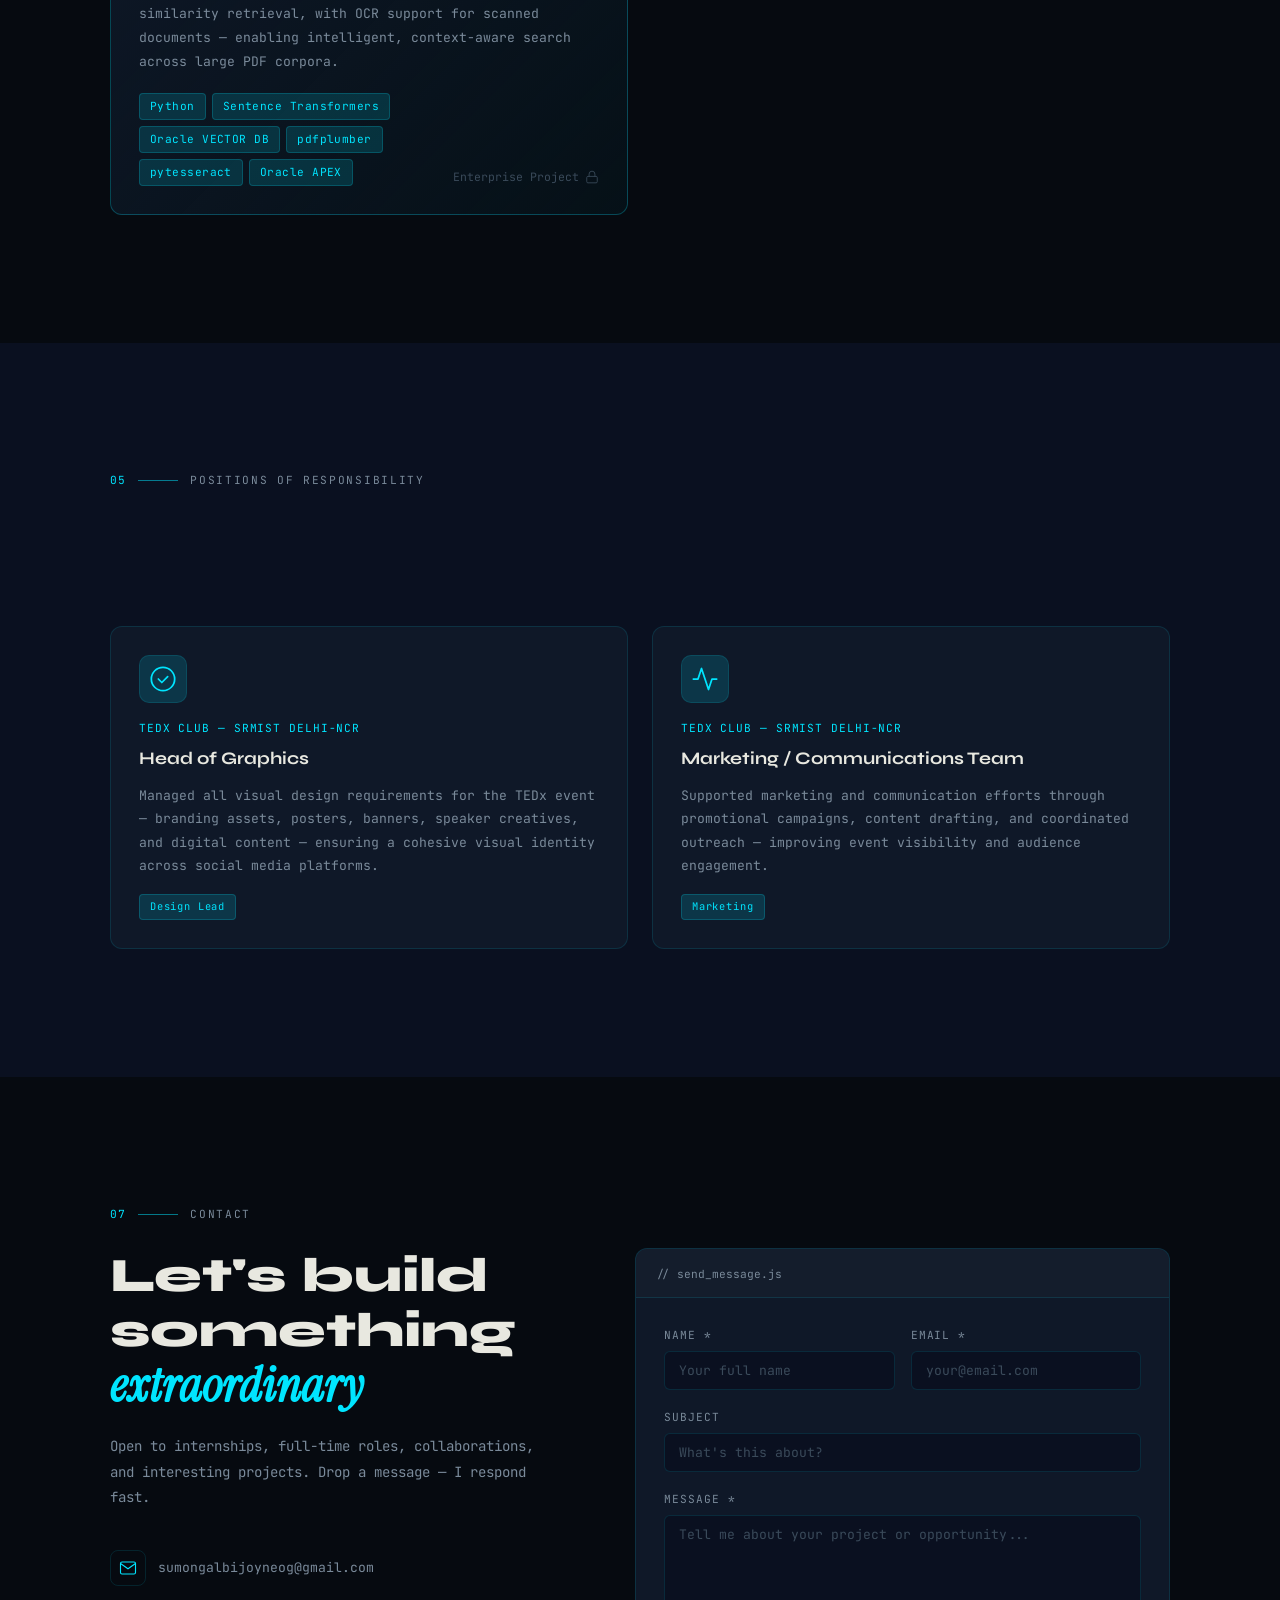
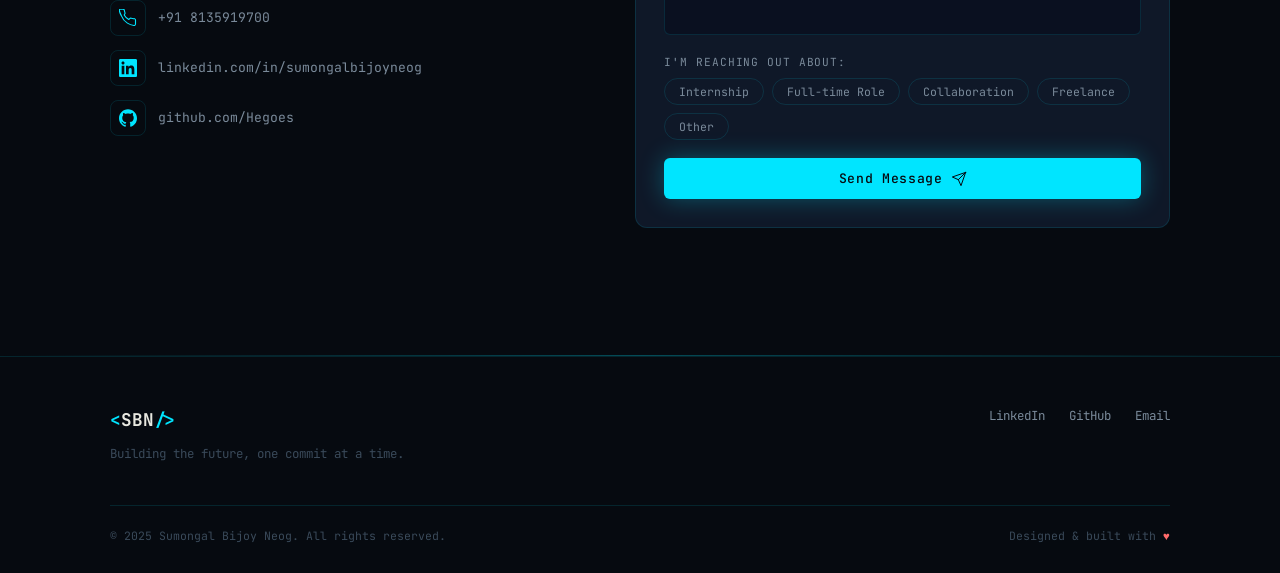
<file: files/index.html>
<!DOCTYPE html>
<html lang="en">
<head>
  <meta charset="UTF-8" />
  <meta name="viewport" content="width=device-width, initial-scale=1.0" />
  <title>Sumongal Bijoy Neog — Software Engineer</title>
  <meta name="description" content="Portfolio of Sumongal Bijoy Neog, Software Engineer specializing in AI, ML, and Full-Stack Development." />

  <!-- Google Fonts: Syne (display) + JetBrains Mono (code/body) -->
  <link rel="preconnect" href="https://fonts.googleapis.com" />
  <link rel="preconnect" href="https://fonts.gstatic.com" crossorigin />
  <link href="https://fonts.googleapis.com/css2?family=Syne:wght@400;500;600;700;800&family=JetBrains+Mono:ital,wght@0,300;0,400;0,500;0,700;1,300&family=Instrument+Serif:ital@0;1&display=swap" rel="stylesheet" />

  <!-- Main stylesheet -->
  <link rel="stylesheet" href="style.css" />
</head>
<body>

  <!-- ============================================================
       CUSTOM CURSOR
  ============================================================ -->
  <div class="cursor" id="cursor"></div>
  <div class="cursor-follower" id="cursorFollower"></div>

  <!-- ============================================================
       NOISE OVERLAY — subtle grain texture on every section
  ============================================================ -->
  <div class="noise-overlay" aria-hidden="true"></div>

  <!-- ============================================================
       NAVIGATION
  ============================================================ -->
  <nav class="nav" id="nav">
    <div class="nav__logo">
      <!-- Terminal-style logo -->
      <span class="nav__logo-bracket">&lt;</span>
      <span class="nav__logo-name">SBN</span>
      <span class="nav__logo-bracket">/&gt;</span>
    </div>

    <!-- Desktop nav links -->
    <ul class="nav__links" id="navLinks">
      <li><a href="#about"      class="nav__link" data-section="about">About</a></li>
      <li><a href="#experience" class="nav__link" data-section="experience">Experience</a></li>
      <li><a href="#skills"     class="nav__link" data-section="skills">Skills</a></li>
      <li><a href="#projects"   class="nav__link" data-section="projects">Projects</a></li>
      <li><a href="#positions"  class="nav__link" data-section="positions">Positions</a></li>
      <li><a href="#leadership" class="nav__link" data-section="leadership">Leadership</a></li>
      <li><a href="#contact"    class="nav__link" data-section="contact">Contact</a></li>
    </ul>

    <!-- Hamburger (mobile) -->
    <button class="nav__hamburger" id="hamburger" aria-label="Toggle menu">
      <span></span><span></span><span></span>
    </button>
  </nav>

  <!-- Mobile menu overlay -->
  <div class="mobile-menu" id="mobileMenu">
    <ul>
      <li><a href="#about"      class="mobile-menu__link">About</a></li>
      <li><a href="#experience" class="mobile-menu__link">Experience</a></li>
      <li><a href="#skills"     class="mobile-menu__link">Skills</a></li>
      <li><a href="#projects"   class="mobile-menu__link">Projects</a></li>
      <li><a href="#positions"  class="mobile-menu__link">Positions</a></li>
      <li><a href="#leadership" class="mobile-menu__link">Leadership</a></li>
      <li><a href="#contact"    class="mobile-menu__link">Contact</a></li>
    </ul>
  </div>

  <!-- ============================================================
       SECTION 1: HERO
  ============================================================ -->
  <section class="hero" id="hero">

    <!-- Animated grid background -->
    <div class="hero__grid" aria-hidden="true"></div>

    <!-- Floating orbs (decorative) -->
    <div class="hero__orb hero__orb--1" aria-hidden="true"></div>
    <div class="hero__orb hero__orb--2" aria-hidden="true"></div>
    <div class="hero__orb hero__orb--3" aria-hidden="true"></div>

    <!-- Scanline effect -->
    <div class="hero__scanline" aria-hidden="true"></div>

    <div class="hero__content">

      <!-- Status badge — terminal ping style -->
      <div class="hero__badge" data-animate="fade-up" data-delay="0">
        <span class="hero__badge-dot"></span>
        <span class="hero__badge-text">Available for opportunities</span>
      </div>

      <!-- Main headline -->
      <h1 class="hero__headline" data-animate="fade-up" data-delay="1">
        <span class="hero__greeting">Hello, I'm</span>
        <span class="hero__name glitch" data-text="Sumongal">Sumongal</span>
        <span class="hero__surname">Bijoy Neog</span>
      </h1>

      <!-- Animated role text -->
      <div class="hero__role" data-animate="fade-up" data-delay="2">
        <span class="hero__role-prefix">// </span>
        <span class="hero__role-text" id="roleText"></span>
        <span class="hero__role-cursor">_</span>
      </div>

      <!-- Sub-description -->
      <p class="hero__desc" data-animate="fade-up" data-delay="3">
        B.Tech CS student at SRMIST · Building intelligent systems at the intersection of
        <em>AI, backend engineering,</em> and <em>web development</em>.
        Turning complex problems into elegant, scalable solutions.
      </p>

      <!-- CTA buttons -->
      <div class="hero__cta" data-animate="fade-up" data-delay="4">
        <a href="#projects" class="btn btn--primary">
          <span>View Projects</span>
          <svg width="16" height="16" viewBox="0 0 16 16" fill="none"><path d="M3 8h10M9 4l4 4-4 4" stroke="currentColor" stroke-width="1.5" stroke-linecap="round" stroke-linejoin="round"/></svg>
        </a>
        <a href="#contact" class="btn btn--ghost">
          <span>Get in Touch</span>
        </a>
        <a href="mailto:sumongalbijoyneog@gmail.com" class="btn btn--icon" aria-label="Email">
          <!-- Download CV icon — placeholder  -->
          <svg width="18" height="18" viewBox="0 0 24 24" fill="none"><path d="M12 3v12m0 0l-4-4m4 4l4-4M5 20h14" stroke="currentColor" stroke-width="1.5" stroke-linecap="round" stroke-linejoin="round"/></svg>
        </a>
      </div>

      <!-- Social links row -->
      <div class="hero__socials" data-animate="fade-up" data-delay="5">
        <a href="https://www.linkedin.com/in/sumongalbijoyneog/" target="_blank" rel="noopener" class="hero__social-link" aria-label="LinkedIn">
          <svg viewBox="0 0 24 24" fill="currentColor" width="18" height="18"><path d="M20.447 20.452h-3.554v-5.569c0-1.328-.027-3.037-1.852-3.037-1.853 0-2.136 1.445-2.136 2.939v5.667H9.351V9h3.414v1.561h.046c.477-.9 1.637-1.85 3.37-1.85 3.601 0 4.267 2.37 4.267 5.455v6.286zM5.337 7.433c-1.144 0-2.063-.926-2.063-2.065 0-1.138.92-2.063 2.063-2.063 1.14 0 2.064.925 2.064 2.063 0 1.139-.925 2.065-2.064 2.065zm1.782 13.019H3.555V9h3.564v11.452zM22.225 0H1.771C.792 0 0 .774 0 1.729v20.542C0 23.227.792 24 1.771 24h20.451C23.2 24 24 23.227 24 22.271V1.729C24 .774 23.2 0 22.222 0h.003z"/></svg>
        </a>
        <a href="https://github.com/Hegoes" target="_blank" rel="noopener" class="hero__social-link" aria-label="GitHub">
          <svg viewBox="0 0 24 24" fill="currentColor" width="18" height="18"><path d="M12 .297c-6.63 0-12 5.373-12 12 0 5.303 3.438 9.8 8.205 11.385.6.113.82-.258.82-.577 0-.285-.01-1.04-.015-2.04-3.338.724-4.042-1.61-4.042-1.61C4.422 18.07 3.633 17.7 3.633 17.7c-1.087-.744.084-.729.084-.729 1.205.084 1.838 1.236 1.838 1.236 1.07 1.835 2.809 1.305 3.495.998.108-.776.417-1.305.76-1.605-2.665-.3-5.466-1.332-5.466-5.93 0-1.31.465-2.38 1.235-3.22-.135-.303-.54-1.523.105-3.176 0 0 1.005-.322 3.3 1.23.96-.267 1.98-.399 3-.405 1.02.006 2.04.138 3 .405 2.28-1.552 3.285-1.23 3.285-1.23.645 1.653.24 2.873.12 3.176.765.84 1.23 1.91 1.23 3.22 0 4.61-2.805 5.625-5.475 5.92.42.36.81 1.096.81 2.22 0 1.606-.015 2.896-.015 3.286 0 .315.21.69.825.57C20.565 22.092 24 17.592 24 12.297c0-6.627-5.373-12-12-12"/></svg>
        </a>
        <a href="tel:+918135919700" class="hero__social-link" aria-label="Phone">
          <svg viewBox="0 0 24 24" fill="none" width="18" height="18"><path d="M22 16.92v3a2 2 0 01-2.18 2 19.79 19.79 0 01-8.63-3.07A19.5 19.5 0 013.26 9.11 19.79 19.79 0 01.22 .5a2 2 0 012-.22l3 .01a2 2 0 012 1.72c.127.96.361 1.903.7 2.81a2 2 0 01-.45 2.11L6.91 7.91a16 16 0 006.07 6.07l1.27-1.27a2 2 0 012.11-.45c.907.339 1.85.573 2.81.7A2 2 0 0122 14.92z" stroke="currentColor" stroke-width="1.5" stroke-linecap="round" stroke-linejoin="round"/></svg>
        </a>
      </div>
    </div>

    <!-- Hero right: terminal card -->
    <div class="hero__terminal" data-animate="fade-left" data-delay="2">
      <div class="terminal">
        <div class="terminal__bar">
          <span class="terminal__dot terminal__dot--red"></span>
          <span class="terminal__dot terminal__dot--yellow"></span>
          <span class="terminal__dot terminal__dot--green"></span>
          <span class="terminal__title">sumongal@portfolio ~ </span>
        </div>
        <div class="terminal__body" id="terminalBody">
          <!-- Lines injected by JS -->
        </div>
      </div>

      <!-- Stats below terminal -->
      <!-- <div class="hero__stats">
        <div class="hero__stat">
          <span class="hero__stat-num">8.52</span>
          <span class="hero__stat-label">CGPA</span>
        </div>
        <div class="hero__stat-divider"></div>
        <div class="hero__stat">
          <span class="hero__stat-num">2+</span>
          <span class="hero__stat-label">Projects</span>
        </div>
        <div class="hero__stat-divider"></div>
        <div class="hero__stat">
          <span class="hero__stat-num">1</span>
          <span class="hero__stat-label">Internship</span>
        </div>
      </div>
    </div>-->

    <!-- Scroll cue -->
    <div class="hero__scroll-cue" aria-label="Scroll down">
      <span>scroll</span>
      <div class="hero__scroll-line"></div>
    </div>
  </section>

  <!-- ============================================================
       SECTION 2: ABOUT
  ============================================================ -->
  <section class="section about" id="about">
    <div class="container">

      <!-- Section label -->
      <div class="section-label" data-animate="fade-up">
        <span class="section-label__num">01</span>
        <span class="section-label__line"></span>
        <span class="section-label__text">About Me</span>
      </div>

      <div class="about__grid">

        <!-- Left: big quote + bio -->
        <div class="about__left" data-animate="fade-right">
          <h2 class="about__heading">
            Engineering <em>ideas</em> into<br/>
            intelligent systems
          </h2>
          <p class="about__bio">
            I'm a <strong>Computer Science undergraduate</strong> at SRM Institute of Science and Technology (2023–present). My focus lies in building practical, AI-driven software — from 
            semantic search pipelines to REST APIs — with clean, maintainable code at the core.
          </p>
          <p class="about__bio">
            Beyond code, I lead visual communication as <strong>Head of Graphics at TEDx SRMIST</strong>and love experimenting 
            with <strong>content</strong> and <strong>creative storytelling.</strong> 
          </p>

          <!-- Quick info pills -->
          <div class="about__pills">
            <span class="pill"><svg width="14" height="14" viewBox="0 0 24 24" fill="none"><path d="M12 2C8.13 2 5 5.13 5 9c0 5.25 7 13 7 13s7-7.75 7-13c0-3.87-3.13-7-7-7z" stroke="currentColor" stroke-width="1.5"/><circle cx="12" cy="9" r="2.5" stroke="currentColor" stroke-width="1.5"/></svg>Assam, India</span>
            <span class="pill"><svg width="14" height="14" viewBox="0 0 24 24" fill="none"><path d="M22 10v6M2 10l10-8 10 8M6 10v8a2 2 0 002 2h8a2 2 0 002-2v-8" stroke="currentColor" stroke-width="1.5" stroke-linecap="round" stroke-linejoin="round"/></svg>SRMIST, Delhi-NCR</span>
            <span class="pill"><svg width="14" height="14" viewBox="0 0 24 24" fill="none"><circle cx="12" cy="12" r="10" stroke="currentColor" stroke-width="1.5"/><path d="M12 6v6l4 2" stroke="currentColor" stroke-width="1.5" stroke-linecap="round"/></svg>B.Tech CS (2023–2027)</span>
          </div>
        </div>

        <!-- Right: decorative code card + traits -->
        <div class="about__right" data-animate="fade-left">
          <div class="about__code-card">
            <div class="about__code-header">
              <span class="about__code-dot"></span>
              <span class="about__code-dot"></span>
              <span class="about__code-dot"></span>
              <span class="about__code-file">profile.json</span>
            </div>
            <pre class="about__code"><code><span class="c-bracket">{</span>
  <span class="c-key">"name"</span><span class="c-colon">:</span> <span class="c-str">"Sumongal Bijoy Neog"</span>,
  <span class="c-key">"location"</span><span class="c-colon">:</span> <span class="c-str">"Assam, India"</span>,
  <span class="c-key">"university"</span><span class="c-colon">:</span> <span class="c-str">"SRMIST"</span>,
  <span class="c-key">"focus"</span><span class="c-colon">:</span> <span class="c-bracket">[</span>
    <span class="c-str">"AI / ML"</span>,
    <span class="c-str">"Backend Engineering"</span>,
    <span class="c-str">"Web Dev"</span>
  <span class="c-bracket">]</span>,
  <span class="c-key">"softSkills"</span><span class="c-colon">:</span> <span class="c-bracket">[</span>
    <span class="c-str">"Persistent"</span>,
    <span class="c-str">"Strong Work Ethics"</span>,
    <span class="c-str">"Time Management"</span>,
    <span class="c-str">"Adaptability"</span>
  <span class="c-bracket">]</span>,
  <span class="c-key">"openToWork"</span><span class="c-colon">:</span> <span class="c-bool">true</span>
<span class="c-bracket">}</span></code></pre>
          </div>

          <!-- Trait bars -->
          <div class="about__traits">
            <div class="trait" data-animate="bar" data-width="92">
              <div class="trait__header"><span>Problem Solving</span><span>92%</span></div>
              <div class="trait__bar"><div class="trait__fill"></div></div>
            </div>
            <div class="trait" data-animate="bar" data-width="85">
              <div class="trait__header"><span>Backend Engineering</span><span>85%</span></div>
              <div class="trait__bar"><div class="trait__fill"></div></div>
            </div>
            <div class="trait" data-animate="bar" data-width="80">
              <div class="trait__header"><span>AI / ML Integration</span><span>80%</span></div>
              <div class="trait__bar"><div class="trait__fill"></div></div>
            </div>
            <div class="trait" data-animate="bar" data-width="75">
              <div class="trait__header"><span>Frontend Development</span><span>75%</span></div>
              <div class="trait__bar"><div class="trait__fill"></div></div>
            </div>
          </div>
        </div>

      </div><!-- /.about__grid -->
    </div>
  </section>

  <!-- ============================================================
       SECTION 3: EXPERIENCE
  ============================================================ -->
  <section class="section experience" id="experience">
    <div class="container">

      <div class="section-label" data-animate="fade-up">
        <span class="section-label__num">02</span>
        <span class="section-label__line"></span>
        <span class="section-label__text">Experience</span>
      </div>

      <h2 class="section-heading" data-animate="fade-up">Where I've worked</h2>

      <!-- Timeline -->
      <div class="timeline">

        <!-- Experience item 1 -->
        <div class="timeline__item" data-animate="fade-up">
          <div class="timeline__marker">
            <div class="timeline__dot"></div>
            <div class="timeline__line"></div>
          </div>

          <div class="timeline__card">
            <div class="timeline__card-top">
              <div>
                <span class="timeline__tag">Internship</span>
                <h3 class="timeline__role">AI &amp; Enterprise Systems Intern</h3>
                <span class="timeline__company">NTPC Limited — IT Division</span>
              </div>
              <span class="timeline__date">Dec 2025 – Jan 2026</span>
            </div>

            <ul class="timeline__bullets">
              <li>Led development of an <strong>AI-based semantic document search system</strong> enabling context-aware retrieval from enterprise PDF documents.</li>
              <li>Designed a scalable pipeline covering PDF text extraction, <strong>OCR handling</strong>, intelligent chunking, and <strong>vector similarity search</strong>.</li>
              <li>Improved accuracy and relevance of enterprise information retrieval using <strong>Hugging Face Sentence Transformers</strong> and Oracle Database (VECTOR).</li>
            </ul>

            <!-- Tech stack pills -->
            <div class="timeline__tech">
              <span class="tech-pill">Python</span>
              <span class="tech-pill">Hugging Face</span>
              <span class="tech-pill">Sentence Transformers</span>
              <span class="tech-pill">Oracle DB (VECTOR)</span>
              <span class="tech-pill">Oracle APEX</span>
              <span class="tech-pill">ORDS</span>
              <span class="tech-pill">pdfplumber</span>
              <span class="tech-pill">pytesseract</span>
              <span class="tech-pill">NumPy</span>
              <span class="tech-pill">SQL</span>
            </div>
          </div>
        </div><!-- /.timeline__item -->

        <!-- Education (shown in timeline) -->
        <div class="timeline__item" data-animate="fade-up">
          <div class="timeline__marker">
            <div class="timeline__dot timeline__dot--edu"></div>
          </div>

          <div class="timeline__card timeline__card--edu">
            <div class="timeline__card-top">
              <div>
                <span class="timeline__tag timeline__tag--edu">Education</span>
                <h3 class="timeline__role">Bachelor of Computer Science</h3>
                <span class="timeline__company">SRM Institute of Science and Technology</span>
              </div>
              <span class="timeline__date">2023 – present</span>
            </div>

            <p class="timeline__courses-label">Relevant Coursework:</p>
            <div class="timeline__tech">
              <span class="tech-pill">DSA</span>
              <span class="tech-pill">OOPs</span>
              <span class="tech-pill">Automata Theory</span>
              <span class="tech-pill">Discrete Maths</span>
              <span class="tech-pill">Computer Networks</span>
              <span class="tech-pill">OS</span>
              <span class="tech-pill">Databases</span>
              <span class="tech-pill">AI</span>
              <span class="tech-pill">ML</span>
              <span class="tech-pill">Data Science</span>
              <span class="tech-pill">Compiler Design</span>
              <span class="tech-pill">Data Mining</span>
            </div>
          </div>
        </div>

      </div><!-- /.timeline -->
    </div>
  </section>

  <!-- ============================================================
       SECTION 4: SKILLS
  ============================================================ -->
  <section class="section skills" id="skills">
    <div class="container">

      <div class="section-label" data-animate="fade-up">
        <span class="section-label__num">03</span>
        <span class="section-label__line"></span>
        <span class="section-label__text">Skills</span>
      </div>

      <h2 class="section-heading" data-animate="fade-up">My tech arsenal</h2>

      <div class="skills__grid">

        <!-- Category: Languages -->
        <div class="skill-card" data-animate="fade-up" data-delay="0">
          <div class="skill-card__icon">
            <svg width="24" height="24" viewBox="0 0 24 24" fill="none"><path d="M16 18l6-6-6-6M8 6l-6 6 6 6" stroke="currentColor" stroke-width="1.5" stroke-linecap="round" stroke-linejoin="round"/></svg>
          </div>
          <h3 class="skill-card__title">Languages</h3>
          <div class="skill-card__items">
            <div class="skill-item">
              <span class="skill-item__name">C++</span>
              <div class="skill-item__dots">
                <span class="dot dot--fill"></span><span class="dot dot--fill"></span><span class="dot dot--fill"></span><span class="dot dot--fill"></span><span class="dot dot--fill"></span>
              </div>
            </div>
            <div class="skill-item">
              <span class="skill-item__name">Python</span>
              <div class="skill-item__dots">
                <span class="dot dot--fill"></span><span class="dot dot--fill"></span><span class="dot dot--fill"></span><span class="dot dot--fill"></span><span class="dot dot--fill"></span>
              </div>
            </div>
            <div class="skill-item">
              <span class="skill-item__name">JavaScript</span>
              <div class="skill-item__dots">
                <span class="dot dot--fill"></span><span class="dot dot--fill"></span><span class="dot dot--fill"></span><span class="dot dot--fill"></span><span class="dot dot--empty"></span>
              </div>
            </div>
            <div class="skill-item">
              <span class="skill-item__name">HTML / CSS</span>
              <div class="skill-item__dots">
                <span class="dot dot--fill"></span><span class="dot dot--fill"></span><span class="dot dot--fill"></span><span class="dot dot--fill"></span><span class="dot dot--empty"></span>
              </div>
            </div>
          </div>
        </div>

        <!-- Category: AI / ML -->
        <div class="skill-card" data-animate="fade-up" data-delay="1">
          <div class="skill-card__icon">
            <svg width="24" height="24" viewBox="0 0 24 24" fill="none"><path d="M12 2a5 5 0 015 5v1a5 5 0 01-5 5 5 5 0 01-5-5V7a5 5 0 015-5z" stroke="currentColor" stroke-width="1.5"/><path d="M2 21a10 10 0 0120 0" stroke="currentColor" stroke-width="1.5" stroke-linecap="round"/><path d="M7 10l-3 5M17 10l3 5" stroke="currentColor" stroke-width="1.5" stroke-linecap="round"/></svg>
          </div>
          <h3 class="skill-card__title">AI / ML</h3>
          <div class="skill-card__items">
            <div class="skill-item">
              <span class="skill-item__name">Hugging Face</span>
              <div class="skill-item__dots">
                <span class="dot dot--fill"></span><span class="dot dot--fill"></span><span class="dot dot--fill"></span><span class="dot dot--fill"></span><span class="dot dot--empty"></span>
              </div>
            </div>
            <div class="skill-item">
              <span class="skill-item__name">scikit-learn</span>
              <div class="skill-item__dots">
                <span class="dot dot--fill"></span><span class="dot dot--fill"></span><span class="dot dot--fill"></span><span class="dot dot--fill"></span><span class="dot dot--empty"></span>
              </div>
            </div>
            <div class="skill-item">
              <span class="skill-item__name">NLP / Embeddings</span>
              <div class="skill-item__dots">
                <span class="dot dot--fill"></span><span class="dot dot--fill"></span><span class="dot dot--fill"></span><span class="dot dot--fill"></span><span class="dot dot--empty"></span>
              </div>
            </div>
            <div class="skill-item">
              <span class="skill-item__name">Vector Search</span>
              <div class="skill-item__dots">
                <span class="dot dot--fill"></span><span class="dot dot--fill"></span><span class="dot dot--fill"></span><span class="dot dot--empty"></span><span class="dot dot--empty"></span>
              </div>
            </div>
          </div>
        </div>

        <!-- Category: Backend / APIs -->
        <div class="skill-card" data-animate="fade-up" data-delay="2">
          <div class="skill-card__icon">
            <svg width="24" height="24" viewBox="0 0 24 24" fill="none"><rect x="2" y="3" width="20" height="4" rx="1" stroke="currentColor" stroke-width="1.5"/><rect x="2" y="10" width="20" height="4" rx="1" stroke="currentColor" stroke-width="1.5"/><rect x="2" y="17" width="20" height="4" rx="1" stroke="currentColor" stroke-width="1.5"/><circle cx="6" cy="5" r="0.8" fill="currentColor"/><circle cx="6" cy="12" r="0.8" fill="currentColor"/><circle cx="6" cy="19" r="0.8" fill="currentColor"/></svg>
          </div>
          <h3 class="skill-card__title">Backend &amp; APIs</h3>
          <div class="skill-card__items">
            <div class="skill-item">
              <span class="skill-item__name">FastAPI</span>
              <div class="skill-item__dots">
                <span class="dot dot--fill"></span><span class="dot dot--fill"></span><span class="dot dot--fill"></span><span class="dot dot--fill"></span><span class="dot dot--empty"></span>
              </div>
            </div>
            <div class="skill-item">
              <span class="skill-item__name">REST APIs</span>
              <div class="skill-item__dots">
                <span class="dot dot--fill"></span><span class="dot dot--fill"></span><span class="dot dot--fill"></span><span class="dot dot--fill"></span><span class="dot dot--empty"></span>
              </div>
            </div>
            <div class="skill-item">
              <span class="skill-item__name">Oracle DB</span>
              <div class="skill-item__dots">
                <span class="dot dot--fill"></span><span class="dot dot--fill"></span><span class="dot dot--fill"></span><span class="dot dot--empty"></span><span class="dot dot--empty"></span>
              </div>
            </div>
            <div class="skill-item">
              <span class="skill-item__name">SQL</span>
              <div class="skill-item__dots">
                <span class="dot dot--fill"></span><span class="dot dot--fill"></span><span class="dot dot--fill"></span><span class="dot dot--fill"></span><span class="dot dot--empty"></span>
              </div>
            </div>
          </div>
        </div>

        <!-- Category: Tools -->
        <div class="skill-card" data-animate="fade-up" data-delay="3">
          <div class="skill-card__icon">
            <svg width="24" height="24" viewBox="0 0 24 24" fill="none"><path d="M14.7 6.3a1 1 0 000 1.4l1.6 1.6a1 1 0 001.4 0l3.77-3.77a6 6 0 01-7.94 7.94l-6.91 6.91a2.12 2.12 0 01-3-3l6.91-6.91a6 6 0 017.94-7.94l-3.76 3.76z" stroke="currentColor" stroke-width="1.5" stroke-linecap="round" stroke-linejoin="round"/></svg>
          </div>
          <h3 class="skill-card__title">Tools &amp; Platforms</h3>
          <div class="skill-card__items">
            <div class="skill-item">
              <span class="skill-item__name">Git / GitHub</span>
              <div class="skill-item__dots">
                <span class="dot dot--fill"></span><span class="dot dot--fill"></span><span class="dot dot--fill"></span><span class="dot dot--fill"></span><span class="dot dot--empty"></span>
              </div>
            </div>
            <div class="skill-item">
              <span class="skill-item__name">VS Code</span>
              <div class="skill-item__dots">
                <span class="dot dot--fill"></span><span class="dot dot--fill"></span><span class="dot dot--fill"></span><span class="dot dot--fill"></span><span class="dot dot--fill"></span>
              </div>
            </div>
            <div class="skill-item">
              <span class="skill-item__name">Swagger UI</span>
              <div class="skill-item__dots">
                <span class="dot dot--fill"></span><span class="dot dot--fill"></span><span class="dot dot--fill"></span><span class="dot dot--empty"></span><span class="dot dot--empty"></span>
              </div>
            </div>
            <div class="skill-item">
              <span class="skill-item__name">Canva</span>
              <div class="skill-item__dots">
                <span class="dot dot--fill"></span><span class="dot dot--fill"></span><span class="dot dot--fill"></span><span class="dot dot--fill"></span><span class="dot dot--empty"></span>
              </div>
            </div>
          </div>
        </div>

      </div><!-- /.skills__grid -->
    </div>
  </section>

  <!-- ============================================================
       SECTION 5: PROJECTS
  ============================================================ -->
  <section class="section projects" id="projects">
    <div class="container">

      <div class="section-label" data-animate="fade-up">
        <span class="section-label__num">04</span>
        <span class="section-label__line"></span>
        <span class="section-label__text">Projects</span>
      </div>

      <h2 class="section-heading" data-animate="fade-up">Things I've built</h2>

      <div class="projects__grid">

        <!-- Project 1: Smart Resume Job Matching -->
        <article class="project-card" data-animate="fade-up" data-delay="0">
          <div class="project-card__header">
            <div class="project-card__num">01</div>
            <div class="project-card__links">
              <a href="https://github.com/Hegoes" target="_blank" rel="noopener" class="project-card__link" aria-label="GitHub">
                <svg width="18" height="18" viewBox="0 0 24 24" fill="currentColor"><path d="M12 .297c-6.63 0-12 5.373-12 12 0 5.303 3.438 9.8 8.205 11.385.6.113.82-.258.82-.577 0-.285-.01-1.04-.015-2.04-3.338.724-4.042-1.61-4.042-1.61C4.422 18.07 3.633 17.7 3.633 17.7c-1.087-.744.084-.729.084-.729 1.205.084 1.838 1.236 1.838 1.236 1.07 1.835 2.809 1.305 3.495.998.108-.776.417-1.305.76-1.605-2.665-.3-5.466-1.332-5.466-5.93 0-1.31.465-2.38 1.235-3.22-.135-.303-.54-1.523.105-3.176 0 0 1.005-.322 3.3 1.23.96-.267 1.98-.399 3-.405 1.02.006 2.04.138 3 .405 2.28-1.552 3.285-1.23 3.285-1.23.645 1.653.24 2.873.12 3.176.765.84 1.23 1.91 1.23 3.22 0 4.61-2.805 5.625-5.475 5.92.42.36.81 1.096.81 2.22 0 1.606-.015 2.896-.015 3.286 0 .315.21.69.825.57C20.565 22.092 24 17.592 24 12.297c0-6.627-5.373-12-12-12"/></svg>
              </a>
            </div>
          </div>

          <div class="project-card__body">
            <h3 class="project-card__title">Smart Resume Job Matching System</h3>
            <p class="project-card__desc">
              NLP-powered backend that parses resume PDFs and computes job compatibility using TF-IDF and cosine similarity. 
              Exposes real-time matching via REST APIs with Swagger UI documentation.
            </p>
          </div>

          <div class="project-card__footer">
            <div class="project-card__tech">
              <span class="tech-pill">Python</span>
              <span class="tech-pill">FastAPI</span>
              <span class="tech-pill">scikit-learn</span>
              <span class="tech-pill">pdfplumber</span>
              <span class="tech-pill">REST API</span>
            </div>
            <a href="https://github.com/Hegoes" target="_blank" rel="noopener" class="project-card__cta">
              <span>View Project</span>
              <svg width="14" height="14" viewBox="0 0 16 16" fill="none"><path d="M3 8h10M9 4l4 4-4 4" stroke="currentColor" stroke-width="1.5" stroke-linecap="round" stroke-linejoin="round"/></svg>
            </a>
          </div>

          <!-- Decorative corner accent -->
          <div class="project-card__accent" aria-hidden="true"></div>
        </article>

        <!-- Project 2: Space Facts Blog -->
        <article class="project-card" data-animate="fade-up" data-delay="1">
          <div class="project-card__header">
            <div class="project-card__num">02</div>
            <div class="project-card__links">
              <a href="https://github.com/Hegoes" target="_blank" rel="noopener" class="project-card__link" aria-label="GitHub">
                <svg width="18" height="18" viewBox="0 0 24 24" fill="currentColor"><path d="M12 .297c-6.63 0-12 5.373-12 12 0 5.303 3.438 9.8 8.205 11.385.6.113.82-.258.82-.577 0-.285-.01-1.04-.015-2.04-3.338.724-4.042-1.61-4.042-1.61C4.422 18.07 3.633 17.7 3.633 17.7c-1.087-.744.084-.729.084-.729 1.205.084 1.838 1.236 1.838 1.236 1.07 1.835 2.809 1.305 3.495.998.108-.776.417-1.305.76-1.605-2.665-.3-5.466-1.332-5.466-5.93 0-1.31.465-2.38 1.235-3.22-.135-.303-.54-1.523.105-3.176 0 0 1.005-.322 3.3 1.23.96-.267 1.98-.399 3-.405 1.02.006 2.04.138 3 .405 2.28-1.552 3.285-1.23 3.285-1.23.645 1.653.24 2.873.12 3.176.765.84 1.23 1.91 1.23 3.22 0 4.61-2.805 5.625-5.475 5.92.42.36.81 1.096.81 2.22 0 1.606-.015 2.896-.015 3.286 0 .315.21.69.825.57C20.565 22.092 24 17.592 24 12.297c0-6.627-5.373-12-12-12"/></svg>
              </a>
            </div>
          </div>

          <div class="project-card__body">
            <h3 class="project-card__title">Space Facts Blog</h3>
            <p class="project-card__desc">
              A responsive, educational blog showcasing curated space content with an interactive UI. 
              Built with semantic HTML, modern CSS animations, and vanilla JavaScript for a smooth reading experience.
            </p>
          </div>

          <div class="project-card__footer">
            <div class="project-card__tech">
              <span class="tech-pill">HTML</span>
              <span class="tech-pill">CSS</span>
              <span class="tech-pill">JavaScript</span>
              <span class="tech-pill">Responsive</span>
            </div>
            <a href="https://github.com/Hegoes" target="_blank" rel="noopener" class="project-card__cta">
              <span>View Project</span>
              <svg width="14" height="14" viewBox="0 0 16 16" fill="none"><path d="M3 8h10M9 4l4 4-4 4" stroke="currentColor" stroke-width="1.5" stroke-linecap="round" stroke-linejoin="round"/></svg>
            </a>
          </div>

          <div class="project-card__accent" aria-hidden="true"></div>
        </article>

        <!-- Project 3: AI Semantic Search (NTPC) — featured -->
        <article class="project-card project-card--featured" data-animate="fade-up" data-delay="2">
          <div class="project-card__header">
            <div class="project-card__num">03</div>
            <span class="project-card__featured-badge">Featured ✦</span>
          </div>

          <div class="project-card__body">
            <h3 class="project-card__title">AI Semantic Document Search</h3>
            <p class="project-card__desc">
              Enterprise-grade AI search system built during internship at NTPC Limited. 
              Leverages Sentence Transformers for semantic embeddings and Oracle's VECTOR database for similarity retrieval, 
              with OCR support for scanned documents — enabling intelligent, context-aware search across large PDF corpora.
            </p>
          </div>

          <div class="project-card__footer">
            <div class="project-card__tech">
              <span class="tech-pill">Python</span>
              <span class="tech-pill">Sentence Transformers</span>
              <span class="tech-pill">Oracle VECTOR DB</span>
              <span class="tech-pill">pdfplumber</span>
              <span class="tech-pill">pytesseract</span>
              <span class="tech-pill">Oracle APEX</span>
            </div>
            <span class="project-card__cta project-card__cta--disabled">
              <span>Enterprise Project</span>
              <svg width="14" height="14" viewBox="0 0 24 24" fill="none"><rect x="3" y="11" width="18" height="11" rx="2" stroke="currentColor" stroke-width="1.5"/><path d="M7 11V7a5 5 0 0110 0v4" stroke="currentColor" stroke-width="1.5" stroke-linecap="round"/></svg>
            </span>
          </div>

          <div class="project-card__accent" aria-hidden="true"></div>
        </article>

      </div><!-- /.projects__grid -->
    </div>
  </section>

  <!-- ============================================================
       SECTION 6: POSITIONS OF RESPONSIBILITY
  ============================================================ -->
  <section class="section positions" id="positions"> 
    <div class="container">

      <div class="section-label" data-animate="fade-up">
        <span class="section-label__num">05</span>
        <span class="section-label__line"></span>
        <span class="section-label__text">Positions of Responsibility</span>
      </div>

      <h2 class="section-heading" data-animate="fade-up">Roles I've held</h2>

      <div class="positions__grid">

        <!-- TEDx: Head of Graphics -->
        <div class="pos-card" data-animate="fade-up" data-delay="0">
          <div class="pos-card__icon-wrap">
            <svg width="28" height="28" viewBox="0 0 24 24" fill="none"><circle cx="12" cy="12" r="10" stroke="currentColor" stroke-width="1.5"/><path d="M8 12l3 3 5-5" stroke="currentColor" stroke-width="1.5" stroke-linecap="round" stroke-linejoin="round"/></svg>
          </div>
          <div class="pos-card__body">
            <span class="pos-card__org">TEDx Club — SRMIST Delhi-NCR</span>
            <h3 class="pos-card__role">Head of Graphics</h3>
            <p class="pos-card__desc">
              Managed all visual design requirements for the TEDx event — branding assets, posters, banners, 
              speaker creatives, and digital content — ensuring a cohesive visual identity across social media platforms.
            </p>
          </div>
          <div class="pos-card__tag">Design Lead</div>
        </div>

        <!-- TEDx: Marketing -->
        <div class="pos-card" data-animate="fade-up" data-delay="1">
          <div class="pos-card__icon-wrap">
            <svg width="28" height="28" viewBox="0 0 24 24" fill="none"><path d="M22 12h-4l-3 9L9 3l-3 9H2" stroke="currentColor" stroke-width="1.5" stroke-linecap="round" stroke-linejoin="round"/></svg>
          </div>
          <div class="pos-card__body">
            <span class="pos-card__org">TEDx Club — SRMIST Delhi-NCR</span>
            <h3 class="pos-card__role">Marketing / Communications Team</h3>
            <p class="pos-card__desc">
              Supported marketing and communication efforts through promotional campaigns, content drafting, 
              and coordinated outreach — improving event visibility and audience engagement.
            </p>
          </div>
          <div class="pos-card__tag">Marketing</div>
        </div>

      </div><!-- /.positions__grid -->
    </div>
  </section>

  <!-- ============================================================
       SECTION 7: LEADERSHIP
  ============================================================ 
  <section class="section leadership" id="leadership">
    <div class="container">

      <div class="section-label" data-animate="fade-up">
        <span class="section-label__num">06</span>
        <span class="section-label__line"></span>
        <span class="section-label__text">Leadership</span>
      </div>

      <div class="leadership__inner" data-animate="fade-up">
         Decorative large quote mark 
        <div class="leadership__quote-mark" aria-hidden="true">"</div>

        <div class="leadership__content">
          <h2 class="leadership__heading">
            Bridging technology &amp; social impact
          </h2>

          <div class="leadership__card">
            <div class="leadership__card-accent"></div>
            <div class="leadership__card-body">
              <div class="leadership__org">
                <svg width="20" height="20" viewBox="0 0 24 24" fill="none"><path d="M17 21v-2a4 4 0 00-4-4H5a4 4 0 00-4 4v2" stroke="currentColor" stroke-width="1.5" stroke-linecap="round" stroke-linejoin="round"/><circle cx="9" cy="7" r="4" stroke="currentColor" stroke-width="1.5"/><path d="M23 21v-2a4 4 0 00-3-3.87M16 3.13a4 4 0 010 7.75" stroke="currentColor" stroke-width="1.5" stroke-linecap="round" stroke-linejoin="round"/></svg>
                <strong>Gift a Smile Foundation — Volunteer &amp; Project Lead</strong>
              </div>

              <p class="leadership__desc">
                Spearheaded a project to introduce technology to underprivileged students. 
                Initiated a <strong>survey-based research phase</strong> to assess their current knowledge, 
                then designed and delivered a foundational technology curriculum — directly impacting their 
                access to digital literacy and broadening their career horizons.
              </p>

              <div class="leadership__impact">
                <div class="impact-stat">
                  <span class="impact-stat__num">∞</span>
                  <span class="impact-stat__label">Lives Impacted</span>
                </div>
                <div class="impact-stat">
                  <span class="impact-stat__num">Tech</span>
                  <span class="impact-stat__label">Education Drive</span>
                </div>
                <div class="impact-stat">
                  <span class="impact-stat__num">NGO</span>
                  <span class="impact-stat__label">Sector Initiative</span>
                </div>
              </div>
            </div>
          </div>
        </div>
      </div>

    </div>
  </section> -->

  <!-- ============================================================
       SECTION 8: CONTACT
  ============================================================ -->
  <section class="section contact" id="contact">
    <div class="container">

      <div class="section-label" data-animate="fade-up">
        <span class="section-label__num">07</span>
        <span class="section-label__line"></span>
        <span class="section-label__text">Contact</span>
      </div>

      <div class="contact__inner">
        <!-- Left: CTA text -->
        <div class="contact__left" data-animate="fade-right">
          <h2 class="contact__heading">
            Let's build something
            <span class="contact__heading-accent">extraordinary</span>
          </h2>
          <p class="contact__sub">
            Open to internships, full-time roles, collaborations, and interesting projects. 
            Drop a message — I respond fast.
          </p>

          <div class="contact__info-list">
            <a href="mailto:sumongalbijoyneog@gmail.com" class="contact__info-item">
              <span class="contact__info-icon">
                <svg width="18" height="18" viewBox="0 0 24 24" fill="none"><path d="M4 4h16c1.1 0 2 .9 2 2v12c0 1.1-.9 2-2 2H4c-1.1 0-2-.9-2-2V6c0-1.1.9-2 2-2z" stroke="currentColor" stroke-width="1.5"/><polyline points="22,6 12,13 2,6" stroke="currentColor" stroke-width="1.5"/></svg>
              </span>
              <span>sumongalbijoyneog@gmail.com</span>
            </a>
            <a href="tel:+918135919700" class="contact__info-item">
              <span class="contact__info-icon">
                <svg width="18" height="18" viewBox="0 0 24 24" fill="none"><path d="M22 16.92v3a2 2 0 01-2.18 2 19.79 19.79 0 01-8.63-3.07A19.5 19.5 0 013.26 9.11 19.79 19.79 0 01.22 .5a2 2 0 012-.22l3 .01a2 2 0 012 1.72c.127.96.361 1.903.7 2.81a2 2 0 01-.45 2.11L6.91 7.91a16 16 0 006.07 6.07l1.27-1.27a2 2 0 012.11-.45c.907.339 1.85.573 2.81.7A2 2 0 0122 14.92z" stroke="currentColor" stroke-width="1.5" stroke-linecap="round" stroke-linejoin="round"/></svg>
              </span>
              <span>+91 8135919700</span>
            </a>
            <a href="https://www.linkedin.com/in/sumongalbijoyneog/" target="_blank" rel="noopener" class="contact__info-item">
              <span class="contact__info-icon">
                <svg width="18" height="18" viewBox="0 0 24 24" fill="currentColor"><path d="M20.447 20.452h-3.554v-5.569c0-1.328-.027-3.037-1.852-3.037-1.853 0-2.136 1.445-2.136 2.939v5.667H9.351V9h3.414v1.561h.046c.477-.9 1.637-1.85 3.37-1.85 3.601 0 4.267 2.37 4.267 5.455v6.286zM5.337 7.433c-1.144 0-2.063-.926-2.063-2.065 0-1.138.92-2.063 2.063-2.063 1.14 0 2.064.925 2.064 2.063 0 1.139-.925 2.065-2.064 2.065zm1.782 13.019H3.555V9h3.564v11.452zM22.225 0H1.771C.792 0 0 .774 0 1.729v20.542C0 23.227.792 24 1.771 24h20.451C23.2 24 24 23.227 24 22.271V1.729C24 .774 23.2 0 22.222 0h.003z"/></svg>
              </span>
              <span>linkedin.com/in/sumongalbijoyneog</span>
            </a>
            <a href="https://github.com/Hegoes" target="_blank" rel="noopener" class="contact__info-item">
              <span class="contact__info-icon">
                <svg width="18" height="18" viewBox="0 0 24 24" fill="currentColor"><path d="M12 .297c-6.63 0-12 5.373-12 12 0 5.303 3.438 9.8 8.205 11.385.6.113.82-.258.82-.577 0-.285-.01-1.04-.015-2.04-3.338.724-4.042-1.61-4.042-1.61C4.422 18.07 3.633 17.7 3.633 17.7c-1.087-.744.084-.729.084-.729 1.205.084 1.838 1.236 1.838 1.236 1.07 1.835 2.809 1.305 3.495.998.108-.776.417-1.305.76-1.605-2.665-.3-5.466-1.332-5.466-5.93 0-1.31.465-2.38 1.235-3.22-.135-.303-.54-1.523.105-3.176 0 0 1.005-.322 3.3 1.23.96-.267 1.98-.399 3-.405 1.02.006 2.04.138 3 .405 2.28-1.552 3.285-1.23 3.285-1.23.645 1.653.24 2.873.12 3.176.765.84 1.23 1.91 1.23 3.22 0 4.61-2.805 5.625-5.475 5.92.42.36.81 1.096.81 2.22 0 1.606-.015 2.896-.015 3.286 0 .315.21.69.825.57C20.565 22.092 24 17.592 24 12.297c0-6.627-5.373-12-12-12"/></svg>
              </span>
              <span>github.com/Hegoes</span>
            </a>
          </div>
        </div>

        <!-- Right: Contact form -->
        <div class="contact__right" data-animate="fade-left">
          <div class="contact-form-wrapper">
            <div class="contact-form-wrapper__header">
              <span class="contact-form-wrapper__label">// send_message.js</span>
            </div>

            <form class="contact-form" id="contactForm" novalidate>

              <div class="form-row">
                <div class="form-group">
                  <label class="form-label" for="name">Name *</label>
                  <input class="form-input" type="text" id="name" name="name" placeholder="Your full name" required />
                </div>
                <div class="form-group">
                  <label class="form-label" for="email">Email *</label>
                  <input class="form-input" type="email" id="email" name="email" placeholder="your@email.com" required />
                </div>
              </div>

              <div class="form-group">
                <label class="form-label" for="subject">Subject</label>
                <input class="form-input" type="text" id="subject" name="subject" placeholder="What's this about?" />
              </div>

              <div class="form-group">
                <label class="form-label" for="message">Message *</label>
                <textarea class="form-input form-textarea" id="message" name="message" placeholder="Tell me about your project or opportunity..." required rows="5"></textarea>
              </div>

              <!-- Opportunity type tags -->
              <div class="form-group">
                <label class="form-label">I'm reaching out about:</label>
                <div class="form-tags" id="formTags">
                  <button type="button" class="form-tag" data-tag="internship">Internship</button>
                  <button type="button" class="form-tag" data-tag="full-time">Full-time Role</button>
                  <button type="button" class="form-tag" data-tag="collaboration">Collaboration</button>
                  <button type="button" class="form-tag" data-tag="freelance">Freelance</button>
                  <button type="button" class="form-tag" data-tag="other">Other</button>
                </div>
              </div>

              <button type="submit" class="btn btn--primary btn--full" id="submitBtn">
                <span class="submit-text">Send Message</span>
                <span class="submit-loading" style="display:none;">
                  <svg class="spin" width="16" height="16" viewBox="0 0 24 24" fill="none"><circle cx="12" cy="12" r="10" stroke="currentColor" stroke-width="2" stroke-dasharray="31.4" stroke-dashoffset="10"/></svg>
                  Sending...
                </span>
                <svg width="16" height="16" viewBox="0 0 24 24" fill="none" class="submit-arrow"><path d="M22 2L11 13M22 2l-7 20-4-9-9-4 20-7z" stroke="currentColor" stroke-width="1.5" stroke-linecap="round" stroke-linejoin="round"/></svg>
              </button>

              <!-- Form feedback messages -->
              <div class="form-success" id="formSuccess" style="display:none;">
                <svg width="20" height="20" viewBox="0 0 24 24" fill="none"><path d="M22 11.08V12a10 10 0 11-5.93-9.14" stroke="currentColor" stroke-width="1.5"/><polyline points="22 4 12 14.01 9 11.01" stroke="currentColor" stroke-width="1.5"/></svg>
                <span>Message sent! I'll get back to you shortly.</span>
              </div>
            </form>
          </div>
        </div>

      </div><!-- /.contact__inner -->
    </div>
  </section>

  <!-- ============================================================
       FOOTER
  ============================================================ -->
  <footer class="footer">
    <div class="container">
      <div class="footer__inner">
        <div class="footer__brand">
          <span class="footer__logo">
            <span class="nav__logo-bracket">&lt;</span>SBN<span class="nav__logo-bracket">/&gt;</span>
          </span>
          <p class="footer__tagline">Building the future, one commit at a time.</p>
        </div>
        <div class="footer__links">
          <a href="https://www.linkedin.com/in/sumongalbijoyneog/" target="_blank" rel="noopener" aria-label="LinkedIn">LinkedIn</a>
          <a href="https://github.com/Hegoes" target="_blank" rel="noopener" aria-label="GitHub">GitHub</a>
          <a href="mailto:sumongalbijoyneog@gmail.com" aria-label="Email">Email</a>
        </div>
      </div>
      <div class="footer__bottom">
        <span class="footer__copy">© 2025 Sumongal Bijoy Neog. All rights reserved.</span>
        <span class="footer__made">Designed &amp; built with <span class="footer__heart">♥</span></span>
      </div>
    </div>
  </footer>

  <!-- Progress indicator bar at top -->
  <div class="progress-bar" id="progressBar" aria-hidden="true"></div>

  <!-- Back-to-top button -->
  <button class="back-to-top" id="backToTop" aria-label="Back to top">
    <svg width="18" height="18" viewBox="0 0 24 24" fill="none"><path d="M12 19V5M5 12l7-7 7 7" stroke="currentColor" stroke-width="1.5" stroke-linecap="round" stroke-linejoin="round"/></svg>
  </button>

  <!-- Main JavaScript -->
  <script src="script.js"></script>
</body>
</html>
</file>
<file: style.css>
/* =============================================================
   SUMONGAL BIJOY NEOG — PORTFOLIO
   style.css
   
   Aesthetic: Dark-futuristic / cyber-terminal
   Palette:   Deep space black (#060a10) + electric cyan (#00e5ff) 
              + acid green (#39ff14) + warm off-white (#e8e8e0)
   Fonts:     Syne (display headings) + JetBrains Mono (code/UI)
              + Instrument Serif (italic accents)
   ============================================================= */


/* ─────────────────────────────────────────────────────────────
   0. CSS CUSTOM PROPERTIES
   ───────────────────────────────────────────────────────────── */
:root {
  /* Core palette */
  --bg:           #060a10;       /* deep space */
  --bg-2:         #0a1020;       /* slightly lighter surface */
  --bg-3:         #0f1828;       /* card background */
  --border:       rgba(0, 229, 255, 0.12);
  --border-hover: rgba(0, 229, 255, 0.35);

  /* Accent colours */
  --cyan:         #00e5ff;
  --cyan-dim:     rgba(0, 229, 255, 0.15);
  --cyan-glow:    0 0 20px rgba(0, 229, 255, 0.4);
  --green:        #39ff14;
  --green-dim:    rgba(57, 255, 20, 0.12);

  /* Text */
  --text:         #e8e8e0;       /* primary body */
  --text-muted:   #7a8a9a;       /* secondary / labels */
  --text-dim:     #3a4a5a;       /* very muted */

  /* Typography */
  --font-display: 'Syne', sans-serif;
  --font-mono:    'JetBrains Mono', monospace;
  --font-serif:   'Instrument Serif', serif;

  /* Sizing & spacing */
  --max-width:    1180px;
  --nav-h:        72px;
  --section-pad:  clamp(80px, 10vw, 140px);
  --radius:       12px;
  --radius-sm:    6px;

  /* Animation */
  --ease:         cubic-bezier(0.25, 0.46, 0.45, 0.94);
  --ease-spring:  cubic-bezier(0.34, 1.56, 0.64, 1);
  --dur-fast:     0.18s;
  --dur-med:      0.35s;
  --dur-slow:     0.65s;
}


/* ─────────────────────────────────────────────────────────────
   1. RESET & BASE
   ───────────────────────────────────────────────────────────── */
*, *::before, *::after {
  box-sizing: border-box;
  margin: 0;
  padding: 0;
}

html {
  font-size: 16px;
  scroll-behavior: smooth;
  scroll-padding-top: var(--nav-h);
}

body {
  font-family: var(--font-mono);
  font-size: 0.9rem;
  line-height: 1.7;
  color: var(--text);
  background-color: var(--bg);
  overflow-x: hidden;
  cursor: none; /* replaced by custom cursor */
}

/* Selections */
::selection {
  background: var(--cyan);
  color: var(--bg);
}

/* Images */
img { display: block; max-width: 100%; }

/* Links */
a {
  color: inherit;
  text-decoration: none;
  transition: color var(--dur-fast) var(--ease);
}

/* Lists */
ul { list-style: none; }

/* Scrollbar */
::-webkit-scrollbar { width: 4px; }
::-webkit-scrollbar-track { background: var(--bg); }
::-webkit-scrollbar-thumb { background: var(--cyan-dim); border-radius: 2px; }
::-webkit-scrollbar-thumb:hover { background: var(--cyan); }


/* ─────────────────────────────────────────────────────────────
   2. GLOBAL UTILITIES
   ───────────────────────────────────────────────────────────── */

/* Container */
.container {
  width: 100%;
  max-width: var(--max-width);
  margin: 0 auto;
  padding: 0 clamp(20px, 5vw, 60px);
}

/* Generic section layout */
.section {
  padding: var(--section-pad) 0;
  position: relative;
}

/* Section label row — 01 ——— Label */
.section-label {
  display: flex;
  align-items: center;
  gap: 12px;
  margin-bottom: 24px;
}
.section-label__num {
  font-family: var(--font-mono);
  font-size: 0.7rem;
  color: var(--cyan);
  letter-spacing: 0.1em;
}
.section-label__line {
  width: 40px;
  height: 1px;
  background: var(--cyan);
  opacity: 0.5;
}
.section-label__text {
  font-family: var(--font-mono);
  font-size: 0.7rem;
  color: var(--text-muted);
  letter-spacing: 0.15em;
  text-transform: uppercase;
}

/* Section heading */
.section-heading {
  font-family: var(--font-display);
  font-size: clamp(2rem, 4vw, 3rem);
  font-weight: 700;
  color: var(--text);
  margin-bottom: 56px;
  line-height: 1.15;
}

/* Buttons */
.btn {
  display: inline-flex;
  align-items: center;
  gap: 8px;
  padding: 12px 28px;
  border-radius: var(--radius-sm);
  font-family: var(--font-mono);
  font-size: 0.82rem;
  font-weight: 500;
  letter-spacing: 0.05em;
  border: none;
  cursor: pointer;
  transition: all var(--dur-med) var(--ease);
  position: relative;
  overflow: hidden;
}
.btn::before {
  content: '';
  position: absolute;
  inset: 0;
  background: white;
  opacity: 0;
  transition: opacity var(--dur-fast);
}
.btn:hover::before { opacity: 0.05; }

.btn--primary {
  background: var(--cyan);
  color: var(--bg);
  box-shadow: 0 0 24px rgba(0, 229, 255, 0.3);
}
.btn--primary:hover {
  box-shadow: 0 0 40px rgba(0, 229, 255, 0.55);
  transform: translateY(-2px);
}

.btn--ghost {
  background: transparent;
  color: var(--text);
  border: 1px solid var(--border);
}
.btn--ghost:hover {
  border-color: var(--cyan);
  color: var(--cyan);
  box-shadow: var(--cyan-glow);
}

.btn--icon {
  padding: 12px;
  background: var(--bg-3);
  color: var(--text-muted);
  border: 1px solid var(--border);
}
.btn--icon:hover { color: var(--cyan); border-color: var(--cyan); }

.btn--full { width: 100%; justify-content: center; }

/* Pills */
.pill {
  display: inline-flex;
  align-items: center;
  gap: 6px;
  padding: 4px 12px;
  border-radius: 99px;
  background: var(--bg-3);
  border: 1px solid var(--border);
  font-size: 0.75rem;
  color: var(--text-muted);
}

/* Tech pills */
.tech-pill {
  display: inline-block;
  padding: 3px 10px;
  border-radius: 4px;
  background: var(--cyan-dim);
  border: 1px solid rgba(0, 229, 255, 0.2);
  font-family: var(--font-mono);
  font-size: 0.7rem;
  color: var(--cyan);
  letter-spacing: 0.04em;
}

/* Noise overlay — SVG grain */
.noise-overlay {
  pointer-events: none;
  position: fixed;
  inset: 0;
  z-index: 9999;
  opacity: 0.025;
  background-image: url("data:image/svg+xml,%3Csvg viewBox='0 0 256 256' xmlns='http://www.w3.org/2000/svg'%3E%3Cfilter id='n'%3E%3CfeTurbulence type='fractalNoise' baseFrequency='0.9' numOctaves='4' stitchTiles='stitch'/%3E%3C/filter%3E%3Crect width='100%25' height='100%25' filter='url(%23n)'/%3E%3C/svg%3E");
  background-size: 200px 200px;
}

/* Animated entry states */
[data-animate] {
  opacity: 0;
  transform: translateY(28px);
  transition: opacity var(--dur-slow) var(--ease), transform var(--dur-slow) var(--ease);
}
[data-animate="fade-right"]  { transform: translateX(-28px); }
[data-animate="fade-left"]   { transform: translateX(28px); }
[data-animate].in-view {
  opacity: 1;
  transform: none;
}
/* Stagger delays via data-delay */
[data-delay="1"] { transition-delay: 0.1s; }
[data-delay="2"] { transition-delay: 0.2s; }
[data-delay="3"] { transition-delay: 0.3s; }
[data-delay="4"] { transition-delay: 0.4s; }
[data-delay="5"] { transition-delay: 0.5s; }


/* ─────────────────────────────────────────────────────────────
   3. CUSTOM CURSOR
   ───────────────────────────────────────────────────────────── */
.cursor,
.cursor-follower {
  pointer-events: none;
  position: fixed;
  border-radius: 50%;
  z-index: 10000;
  transition: transform var(--dur-fast) var(--ease);
}
.cursor {
  width: 8px;
  height: 8px;
  background: var(--cyan);
  top: 0; left: 0;
  transform: translate(-50%, -50%);
  transition: width 0.2s, height 0.2s, background 0.2s;
}
.cursor-follower {
  width: 36px;
  height: 36px;
  border: 1px solid rgba(0, 229, 255, 0.5);
  top: 0; left: 0;
  transform: translate(-50%, -50%);
  transition: transform 0.1s var(--ease), width 0.25s, height 0.25s, border-color 0.25s;
}
/* Hover state applied via JS */
.cursor.cursor--hover {
  width: 12px;
  height: 12px;
  background: var(--green);
}
.cursor-follower.cursor--hover {
  width: 52px;
  height: 52px;
  border-color: var(--green);
}

/* Hide custom cursor on touch devices */
@media (hover: none) {
  .cursor, .cursor-follower { display: none; }
  body { cursor: auto; }
}


/* ─────────────────────────────────────────────────────────────
   4. PROGRESS BAR
   ───────────────────────────────────────────────────────────── */
.progress-bar {
  position: fixed;
  top: 0; left: 0;
  height: 2px;
  width: 0%;
  background: linear-gradient(90deg, var(--cyan), var(--green));
  z-index: 9998;
  transition: width 0.1s linear;
  box-shadow: 0 0 8px var(--cyan);
}


/* ─────────────────────────────────────────────────────────────
   5. NAVIGATION
   ───────────────────────────────────────────────────────────── */
.nav {
  position: fixed;
  top: 0; left: 0; right: 0;
  z-index: 900;
  height: var(--nav-h);
  display: flex;
  align-items: center;
  justify-content: space-between;
  padding: 0 clamp(20px, 5vw, 60px);
  background: transparent;
  transition: background var(--dur-med), backdrop-filter var(--dur-med), border-bottom var(--dur-med);
}
/* Scrolled state added via JS */
.nav.nav--scrolled {
  background: rgba(6, 10, 16, 0.85);
  backdrop-filter: blur(20px);
  border-bottom: 1px solid var(--border);
}

/* Logo */
.nav__logo {
  font-family: var(--font-mono);
  font-size: 1rem;
  font-weight: 700;
  letter-spacing: 0.05em;
}
.nav__logo-bracket { color: var(--cyan); }
.nav__logo-name { color: var(--text); margin: 0 2px; }

/* Desktop links */
.nav__links {
  display: flex;
  align-items: center;
  gap: 32px;
}
.nav__link {
  font-family: var(--font-mono);
  font-size: 0.78rem;
  color: var(--text-muted);
  letter-spacing: 0.08em;
  position: relative;
  transition: color var(--dur-fast);
}
.nav__link::after {
  content: '';
  position: absolute;
  bottom: -4px; left: 0;
  width: 0; height: 1px;
  background: var(--cyan);
  transition: width var(--dur-med) var(--ease);
}
.nav__link:hover,
.nav__link.active {
  color: var(--cyan);
}
.nav__link:hover::after,
.nav__link.active::after { width: 100%; }

/* Hamburger */
.nav__hamburger {
  display: none;
  flex-direction: column;
  justify-content: center;
  gap: 5px;
  width: 32px;
  height: 32px;
  background: none;
  border: none;
  cursor: pointer;
  padding: 4px;
}
.nav__hamburger span {
  display: block;
  height: 1.5px;
  background: var(--text);
  border-radius: 1px;
  transition: all var(--dur-med) var(--ease);
}
.nav__hamburger.open span:nth-child(1) { transform: rotate(45deg) translate(5px, 5px); }
.nav__hamburger.open span:nth-child(2) { opacity: 0; }
.nav__hamburger.open span:nth-child(3) { transform: rotate(-45deg) translate(5px, -5px); }

/* Mobile menu */
.mobile-menu {
  position: fixed;
  inset: 0;
  z-index: 800;
  background: rgba(6, 10, 16, 0.97);
  backdrop-filter: blur(24px);
  display: flex;
  align-items: center;
  justify-content: center;
  opacity: 0;
  pointer-events: none;
  transition: opacity var(--dur-med) var(--ease);
}
.mobile-menu.open { opacity: 1; pointer-events: all; }
.mobile-menu ul {
  display: flex;
  flex-direction: column;
  align-items: center;
  gap: 32px;
}
.mobile-menu__link {
  font-family: var(--font-display);
  font-size: clamp(1.8rem, 5vw, 2.8rem);
  font-weight: 700;
  color: var(--text-muted);
  transition: color var(--dur-fast);
  letter-spacing: -0.02em;
}
.mobile-menu__link:hover { color: var(--cyan); }


/* ─────────────────────────────────────────────────────────────
   6. HERO SECTION
   ───────────────────────────────────────────────────────────── */
.hero {
  min-height: 100svh;
  display: flex;
  align-items: center;
  justify-content: space-between;
  gap: 60px;
  padding: calc(var(--nav-h) + 40px) clamp(20px, 5vw, 60px) 80px;
  max-width: var(--max-width);
  margin: 0 auto;
  position: relative;
}

/* Animated grid lines */
.hero__grid {
  position: fixed;
  inset: 0;
  z-index: -1;
  background-image:
    linear-gradient(rgba(0, 229, 255, 0.03) 1px, transparent 1px),
    linear-gradient(90deg, rgba(0, 229, 255, 0.03) 1px, transparent 1px);
  background-size: 60px 60px;
  animation: gridMove 20s linear infinite;
}
@keyframes gridMove {
  from { background-position: 0 0; }
  to   { background-position: 60px 60px; }
}

/* Floating orbs */
.hero__orb {
  position: fixed;
  border-radius: 50%;
  filter: blur(80px);
  z-index: -1;
  animation: orbFloat 8s ease-in-out infinite;
}
.hero__orb--1 {
  width: 500px; height: 500px;
  background: radial-gradient(circle, rgba(0, 229, 255, 0.08), transparent 70%);
  top: -100px; right: -100px;
  animation-duration: 10s;
}
.hero__orb--2 {
  width: 400px; height: 400px;
  background: radial-gradient(circle, rgba(57, 255, 20, 0.06), transparent 70%);
  bottom: 10%; left: -80px;
  animation-duration: 12s;
  animation-delay: -3s;
}
.hero__orb--3 {
  width: 300px; height: 300px;
  background: radial-gradient(circle, rgba(0, 229, 255, 0.05), transparent 70%);
  top: 40%; left: 40%;
  animation-duration: 15s;
  animation-delay: -6s;
}
@keyframes orbFloat {
  0%, 100% { transform: translateY(0) scale(1); }
  50%       { transform: translateY(-30px) scale(1.05); }
}

/* Scanline */
.hero__scanline {
  position: fixed;
  inset: 0;
  z-index: -1;
  background: repeating-linear-gradient(
    0deg,
    transparent,
    transparent 2px,
    rgba(0, 229, 255, 0.008) 2px,
    rgba(0, 229, 255, 0.008) 4px
  );
  pointer-events: none;
}

/* Hero left content */
.hero__content {
  flex: 1;
  max-width: 580px;
}

/* Status badge */
.hero__badge {
  display: inline-flex;
  align-items: center;
  gap: 8px;
  padding: 6px 14px;
  border: 1px solid rgba(57, 255, 20, 0.3);
  border-radius: 99px;
  background: rgba(57, 255, 20, 0.05);
  margin-bottom: 28px;
}
.hero__badge-dot {
  width: 7px;
  height: 7px;
  background: var(--green);
  border-radius: 50%;
  box-shadow: 0 0 8px var(--green);
  animation: pulse 2s ease-in-out infinite;
}
@keyframes pulse {
  0%, 100% { opacity: 1; box-shadow: 0 0 8px var(--green); }
  50%       { opacity: 0.6; box-shadow: 0 0 16px var(--green); }
}
.hero__badge-text {
  font-family: var(--font-mono);
  font-size: 0.72rem;
  color: var(--green);
  letter-spacing: 0.1em;
}

/* Headline */
.hero__headline {
  display: flex;
  flex-direction: column;
  gap: 4px;
  margin-bottom: 20px;
  line-height: 1.05;
}
.hero__greeting {
  font-family: var(--font-mono);
  font-size: 1rem;
  color: var(--text-muted);
  font-weight: 400;
  letter-spacing: 0.05em;
}
.hero__name {
  font-family: var(--font-display);
  font-size: clamp(3rem, 7vw, 5.5rem);
  font-weight: 700;
  color: var(--text);
  letter-spacing: -0.03em;
}
.hero__surname {
  font-family: var(--font-display);
  font-size: clamp(1.6rem, 3.5vw, 2.8rem);
  font-weight: 500;
  color: var(--text-muted);
  letter-spacing: -0.02em;
}

/* Glitch effect on name */
.glitch {
  position: relative;
}
.glitch::before,
.glitch::after {
  content: attr(data-text);
  position: absolute;
  top: 0; left: 0;
  width: 100%;
  font-family: inherit;
  font-size: inherit;
  font-weight: inherit;
}
.glitch::before {
  color: var(--cyan);
  clip-path: polygon(0 30%, 100% 30%, 100% 50%, 0 50%);
  transform: translateX(-3px);
  animation: glitchA 4s infinite steps(1);
}
.glitch::after {
  color: var(--green);
  clip-path: polygon(0 60%, 100% 60%, 100% 80%, 0 80%);
  transform: translateX(3px);
  animation: glitchB 4s infinite steps(1);
}
@keyframes glitchA {
  0%, 90%, 100% { opacity: 0; transform: translateX(-3px); }
  92%            { opacity: 1; transform: translateX(-6px); }
  94%            { opacity: 1; transform: translateX(2px); }
  96%            { opacity: 0; }
}
@keyframes glitchB {
  0%, 92%, 100% { opacity: 0; transform: translateX(3px); }
  94%            { opacity: 1; transform: translateX(6px); }
  96%            { opacity: 1; transform: translateX(-2px); }
  98%            { opacity: 0; }
}

/* Animated role typewriter */
.hero__role {
  display: flex;
  align-items: center;
  gap: 0;
  margin-bottom: 24px;
  min-height: 28px;
}
.hero__role-prefix {
  font-family: var(--font-mono);
  font-size: 0.9rem;
  color: var(--cyan);
  opacity: 0.6;
  margin-right: 4px;
}
.hero__role-text {
  font-family: var(--font-mono);
  font-size: 0.9rem;
  color: var(--cyan);
  font-weight: 500;
}
.hero__role-cursor {
  font-family: var(--font-mono);
  font-size: 0.9rem;
  color: var(--cyan);
  animation: blink 1s step-end infinite;
  margin-left: 1px;
}
@keyframes blink {
  0%, 100% { opacity: 1; }
  50%       { opacity: 0; }
}

/* Hero description */
.hero__desc {
  color: var(--text-muted);
  font-size: 0.88rem;
  line-height: 1.8;
  margin-bottom: 36px;
  max-width: 480px;
}
.hero__desc em { color: var(--text); font-style: normal; }

/* CTA group */
.hero__cta {
  display: flex;
  align-items: center;
  gap: 12px;
  flex-wrap: wrap;
  margin-bottom: 36px;
}

/* Social icons row */
.hero__socials {
  display: flex;
  align-items: center;
  gap: 8px;
}
.hero__social-link {
  display: flex;
  align-items: center;
  justify-content: center;
  width: 38px;
  height: 38px;
  border: 1px solid var(--border);
  border-radius: var(--radius-sm);
  color: var(--text-muted);
  transition: all var(--dur-fast) var(--ease);
}
.hero__social-link:hover {
  color: var(--cyan);
  border-color: var(--cyan);
  box-shadow: var(--cyan-glow);
  transform: translateY(-3px);
}

/* Scroll cue */
.hero__scroll-cue {
  position: absolute;
  bottom: 40px;
  left: clamp(20px, 5vw, 60px);
  display: flex;
  flex-direction: column;
  align-items: center;
  gap: 8px;
}
.hero__scroll-cue span {
  font-family: var(--font-mono);
  font-size: 0.6rem;
  letter-spacing: 0.2em;
  text-transform: uppercase;
  color: var(--text-dim);
  writing-mode: vertical-rl;
}
.hero__scroll-line {
  width: 1px;
  height: 60px;
  background: linear-gradient(to bottom, var(--cyan), transparent);
  animation: scrollLine 2s ease-in-out infinite;
}
@keyframes scrollLine {
  0%   { transform: scaleY(0); transform-origin: top; }
  50%  { transform: scaleY(1); transform-origin: top; }
  51%  { transform: scaleY(1); transform-origin: bottom; }
  100% { transform: scaleY(0); transform-origin: bottom; }
}

/* ── Terminal card (hero right) ────────────────────────────── */
.hero__terminal {
  flex: 0 0 420px;
  display: flex;
  flex-direction: column;
  gap: 20px;
}

.terminal {
  border: 1px solid var(--border);
  border-radius: var(--radius);
  background: var(--bg-3);
  overflow: hidden;
  box-shadow: 0 0 60px rgba(0, 229, 255, 0.05), inset 0 1px 0 rgba(255,255,255,0.04);
}
.terminal__bar {
  display: flex;
  align-items: center;
  gap: 8px;
  padding: 12px 16px;
  background: rgba(255,255,255,0.03);
  border-bottom: 1px solid var(--border);
}
.terminal__dot {
  width: 10px;
  height: 10px;
  border-radius: 50%;
}
.terminal__dot--red    { background: #ff5f57; }
.terminal__dot--yellow { background: #febc2e; }
.terminal__dot--green  { background: #28c840; }
.terminal__title {
  font-family: var(--font-mono);
  font-size: 0.72rem;
  color: var(--text-muted);
  margin-left: 4px;
}
.terminal__body {
  padding: 20px;
  min-height: 280px;
  font-family: var(--font-mono);
  font-size: 0.78rem;
  line-height: 1.9;
}
.t-line { display: block; }
.t-prompt { color: var(--green); }
.t-cmd    { color: var(--text); }
.t-comment { color: var(--text-dim); }
.t-key    { color: var(--cyan); }
.t-val    { color: #ffb86c; }
.t-str    { color: #f1fa8c; }
.t-bool   { color: var(--green); }

/* Hero stats */
.hero__stats {
  display: flex;
  align-items: center;
  gap: 0;
  padding: 20px 24px;
  border: 1px solid var(--border);
  border-radius: var(--radius);
  background: var(--bg-3);
}
.hero__stat {
  flex: 1;
  display: flex;
  flex-direction: column;
  align-items: center;
  gap: 4px;
}
.hero__stat-num {
  font-family: var(--font-display);
  font-size: 1.7rem;
  font-weight: 800;
  color: var(--cyan);
  line-height: 1;
}
.hero__stat-label {
  font-family: var(--font-mono);
  font-size: 0.65rem;
  color: var(--text-muted);
  letter-spacing: 0.1em;
  text-transform: uppercase;
}
.hero__stat-divider {
  width: 1px;
  height: 36px;
  background: var(--border);
}


/* ─────────────────────────────────────────────────────────────
   7. ABOUT SECTION
   ───────────────────────────────────────────────────────────── */
.about {
  background: var(--bg-2);
  position: relative;
  overflow: hidden;
}
.about::before {
  content: '';
  position: absolute;
  top: 0; left: 0; right: 0;
  height: 1px;
  background: linear-gradient(90deg, transparent, var(--cyan), transparent);
  opacity: 0.3;
}

.about__grid {
  display: grid;
  grid-template-columns: 1fr 1fr;
  gap: 80px;
  align-items: start;
}

.about__heading {
  font-family: var(--font-display);
  font-size: clamp(1.8rem, 3.5vw, 2.8rem);
  font-weight: 700;
  line-height: 1.2;
  margin-bottom: 24px;
  color: var(--text);
}
.about__heading em {
  font-style: italic;
  font-family: var(--font-serif);
  color: var(--cyan);
}

.about__bio {
  color: var(--text-muted);
  font-size: 0.88rem;
  line-height: 1.85;
  margin-bottom: 16px;
}
.about__bio strong { color: var(--text); font-weight: 500; }

.about__pills {
  display: flex;
  flex-wrap: wrap;
  gap: 8px;
  margin-top: 28px;
}

/* Code card */
.about__code-card {
  border: 1px solid var(--border);
  border-radius: var(--radius);
  background: var(--bg-3);
  overflow: hidden;
  margin-bottom: 28px;
  box-shadow: 0 20px 60px rgba(0,0,0,0.4);
}
.about__code-header {
  display: flex;
  align-items: center;
  gap: 6px;
  padding: 10px 16px;
  background: rgba(255,255,255,0.02);
  border-bottom: 1px solid var(--border);
}
.about__code-dot {
  width: 8px; height: 8px;
  border-radius: 50%;
  background: var(--text-dim);
}
.about__code-file {
  font-family: var(--font-mono);
  font-size: 0.68rem;
  color: var(--text-muted);
  margin-left: 6px;
}
.about__code pre {
  padding: 20px;
  font-family: var(--font-mono);
  font-size: 0.78rem;
  line-height: 1.8;
  overflow-x: auto;
}
/* JSON syntax colours */
.c-bracket { color: var(--text-muted); }
.c-key     { color: var(--cyan); }
.c-colon   { color: var(--text-dim); }
.c-str     { color: #f1fa8c; }
.c-num     { color: #ffb86c; }
.c-bool    { color: var(--green); }

/* Trait bars */
.about__traits {
  display: flex;
  flex-direction: column;
  gap: 16px;
}
.trait__header {
  display: flex;
  justify-content: space-between;
  font-size: 0.72rem;
  color: var(--text-muted);
  margin-bottom: 6px;
}
.trait__bar {
  height: 3px;
  background: var(--bg-2);
  border-radius: 2px;
  overflow: hidden;
  border: 1px solid var(--border);
}
.trait__fill {
  height: 100%;
  width: 0%; /* animated to data-width via JS */
  background: linear-gradient(90deg, var(--cyan), var(--green));
  border-radius: 2px;
  box-shadow: 0 0 8px var(--cyan);
  transition: width 1.2s var(--ease);
}


/* ─────────────────────────────────────────────────────────────
   8. EXPERIENCE SECTION
   ───────────────────────────────────────────────────────────── */
.experience { background: var(--bg); }

/* Timeline layout */
.timeline {
  display: flex;
  flex-direction: column;
  gap: 0;
  position: relative;
}

.timeline__item {
  display: grid;
  grid-template-columns: 32px 1fr;
  gap: 24px;
  position: relative;
}

.timeline__marker {
  display: flex;
  flex-direction: column;
  align-items: center;
  padding-top: 24px;
}
.timeline__dot {
  width: 12px;
  height: 12px;
  border-radius: 50%;
  background: var(--cyan);
  box-shadow: 0 0 12px var(--cyan);
  border: 2px solid var(--bg);
  position: relative;
  z-index: 1;
  flex-shrink: 0;
}
.timeline__dot--edu { background: var(--green); box-shadow: 0 0 12px var(--green); }
.timeline__line {
  flex: 1;
  width: 1px;
  background: linear-gradient(to bottom, var(--cyan), transparent);
  margin-top: 8px;
  min-height: 60px;
}

.timeline__card {
  border: 1px solid var(--border);
  border-radius: var(--radius);
  background: var(--bg-3);
  padding: 28px 32px;
  margin-bottom: 32px;
  position: relative;
  overflow: hidden;
  transition: border-color var(--dur-med), box-shadow var(--dur-med);
}
.timeline__card::before {
  content: '';
  position: absolute;
  top: 0; left: 0;
  width: 3px; height: 100%;
  background: linear-gradient(to bottom, var(--cyan), transparent);
  border-radius: 2px 0 0 2px;
}
.timeline__card--edu::before {
  background: linear-gradient(to bottom, var(--green), transparent);
}
.timeline__card:hover {
  border-color: var(--border-hover);
  box-shadow: 0 8px 40px rgba(0, 229, 255, 0.08);
}

.timeline__card-top {
  display: flex;
  justify-content: space-between;
  align-items: flex-start;
  gap: 16px;
  margin-bottom: 16px;
  flex-wrap: wrap;
}
.timeline__tag {
  display: inline-block;
  padding: 2px 10px;
  border-radius: 4px;
  background: var(--cyan-dim);
  border: 1px solid rgba(0,229,255,0.2);
  font-family: var(--font-mono);
  font-size: 0.65rem;
  color: var(--cyan);
  letter-spacing: 0.08em;
  text-transform: uppercase;
  margin-bottom: 8px;
}
.timeline__tag--edu {
  background: var(--green-dim);
  border-color: rgba(57,255,20,0.2);
  color: var(--green);
}
.timeline__role {
  font-family: var(--font-display);
  font-size: 1.15rem;
  font-weight: 700;
  color: var(--text);
  margin-bottom: 4px;
}
.timeline__company {
  font-size: 0.78rem;
  color: var(--text-muted);
}
.timeline__date {
  font-family: var(--font-mono);
  font-size: 0.72rem;
  color: var(--cyan);
  white-space: nowrap;
  flex-shrink: 0;
  padding-top: 28px;
}

.timeline__bullets {
  list-style: none;
  display: flex;
  flex-direction: column;
  gap: 8px;
  margin-bottom: 20px;
}
.timeline__bullets li {
  font-size: 0.82rem;
  color: var(--text-muted);
  line-height: 1.7;
  padding-left: 16px;
  position: relative;
}
.timeline__bullets li::before {
  content: '▸';
  position: absolute;
  left: 0;
  color: var(--cyan);
  font-size: 0.65rem;
  top: 2px;
}
.timeline__bullets strong { color: var(--text); font-weight: 500; }

.timeline__tech {
  display: flex;
  flex-wrap: wrap;
  gap: 6px;
}

.timeline__courses-label {
  font-size: 0.72rem;
  color: var(--text-muted);
  margin-bottom: 10px;
  letter-spacing: 0.08em;
  text-transform: uppercase;
}

/* CGPA badge */
.edu__cgpa-badge {
  display: inline-flex;
  align-items: baseline;
  gap: 4px;
  background: var(--green-dim);
  border: 1px solid rgba(57,255,20,0.2);
  padding: 6px 16px;
  border-radius: 6px;
  margin-bottom: 16px;
}
.edu__cgpa-num {
  font-family: var(--font-display);
  font-size: 1.6rem;
  font-weight: 800;
  color: var(--green);
  line-height: 1;
}
.edu__cgpa-label {
  font-family: var(--font-mono);
  font-size: 0.7rem;
  color: var(--green);
  opacity: 0.7;
}


/* ─────────────────────────────────────────────────────────────
   9. SKILLS SECTION
   ───────────────────────────────────────────────────────────── */
.skills {
  background: var(--bg-2);
}

.skills__grid {
  display: grid;
  grid-template-columns: repeat(auto-fit, minmax(260px, 1fr));
  gap: 20px;
}

.skill-card {
  border: 1px solid var(--border);
  border-radius: var(--radius);
  background: var(--bg-3);
  padding: 28px;
  position: relative;
  overflow: hidden;
  transition: border-color var(--dur-med), transform var(--dur-med), box-shadow var(--dur-med);
}
.skill-card::before {
  content: '';
  position: absolute;
  top: 0; left: 0; right: 0;
  height: 1px;
  background: linear-gradient(90deg, transparent, var(--cyan), transparent);
  opacity: 0;
  transition: opacity var(--dur-med);
}
.skill-card:hover {
  border-color: var(--border-hover);
  transform: translateY(-4px);
  box-shadow: 0 12px 40px rgba(0,229,255,0.1);
}
.skill-card:hover::before { opacity: 1; }

.skill-card__icon {
  width: 44px;
  height: 44px;
  display: flex;
  align-items: center;
  justify-content: center;
  border: 1px solid var(--border);
  border-radius: 8px;
  background: var(--cyan-dim);
  color: var(--cyan);
  margin-bottom: 16px;
}

.skill-card__title {
  font-family: var(--font-display);
  font-size: 1rem;
  font-weight: 700;
  color: var(--text);
  margin-bottom: 20px;
}

.skill-card__items {
  display: flex;
  flex-direction: column;
  gap: 14px;
}

.skill-item {
  display: flex;
  justify-content: space-between;
  align-items: center;
}
.skill-item__name {
  font-family: var(--font-mono);
  font-size: 0.78rem;
  color: var(--text-muted);
}
.skill-item__dots {
  display: flex;
  gap: 4px;
}
.dot {
  width: 8px;
  height: 8px;
  border-radius: 50%;
}
.dot--fill  { background: var(--cyan); box-shadow: 0 0 6px rgba(0,229,255,0.5); }
.dot--empty { background: var(--bg-2); border: 1px solid var(--border); }


/* ─────────────────────────────────────────────────────────────
   10. PROJECTS SECTION
   ───────────────────────────────────────────────────────────── */
.projects { background: var(--bg); }

.projects__grid {
  display: grid;
  grid-template-columns: repeat(auto-fill, minmax(340px, 1fr));
  gap: 24px;
}

/* Project card */
.project-card {
  border: 1px solid var(--border);
  border-radius: var(--radius);
  background: var(--bg-3);
  padding: 28px;
  display: flex;
  flex-direction: column;
  gap: 20px;
  position: relative;
  overflow: hidden;
  transition: border-color var(--dur-med), box-shadow var(--dur-med), transform var(--dur-med);
}
.project-card:hover {
  border-color: var(--border-hover);
  box-shadow: 0 16px 60px rgba(0,229,255,0.1);
  transform: translateY(-6px);
}

/* Accent corner */
.project-card__accent {
  position: absolute;
  top: -30px; right: -30px;
  width: 80px; height: 80px;
  background: radial-gradient(circle, rgba(0,229,255,0.08), transparent 70%);
  pointer-events: none;
}

.project-card--featured {
  border-color: rgba(0,229,255,0.25);
  background: linear-gradient(135deg, var(--bg-3), rgba(0,229,255,0.03));
}
.project-card--featured:hover {
  border-color: var(--cyan);
  box-shadow: 0 16px 60px rgba(0,229,255,0.18);
}

.project-card__header {
  display: flex;
  justify-content: space-between;
  align-items: flex-start;
}
.project-card__num {
  font-family: var(--font-mono);
  font-size: 0.72rem;
  color: var(--text-dim);
  letter-spacing: 0.1em;
}
.project-card__featured-badge {
  font-family: var(--font-mono);
  font-size: 0.65rem;
  color: var(--cyan);
  background: var(--cyan-dim);
  padding: 3px 10px;
  border-radius: 4px;
  border: 1px solid rgba(0,229,255,0.2);
}
.project-card__links {
  display: flex;
  gap: 8px;
}
.project-card__link {
  color: var(--text-dim);
  transition: color var(--dur-fast), transform var(--dur-fast);
}
.project-card__link:hover {
  color: var(--cyan);
  transform: translateY(-2px);
}

.project-card__body { flex: 1; }
.project-card__title {
  font-family: var(--font-display);
  font-size: 1.15rem;
  font-weight: 700;
  color: var(--text);
  margin-bottom: 10px;
}
.project-card__desc {
  font-size: 0.82rem;
  color: var(--text-muted);
  line-height: 1.8;
}

.project-card__footer {
  display: flex;
  justify-content: space-between;
  align-items: flex-end;
  gap: 12px;
  flex-wrap: wrap;
}
.project-card__tech {
  display: flex;
  flex-wrap: wrap;
  gap: 6px;
  flex: 1;
}
.project-card__cta {
  display: inline-flex;
  align-items: center;
  gap: 6px;
  font-family: var(--font-mono);
  font-size: 0.72rem;
  color: var(--cyan);
  white-space: nowrap;
  transition: gap var(--dur-fast);
  flex-shrink: 0;
}
.project-card__cta:hover { gap: 10px; }
.project-card__cta--disabled {
  color: var(--text-dim);
  cursor: default;
}


/* ─────────────────────────────────────────────────────────────
   11. POSITIONS SECTION
   ───────────────────────────────────────────────────────────── */
.positions { background: var(--bg-2); }

.positions__grid {
  display: grid;
  grid-template-columns: 1fr 1fr;
  gap: 24px;
}

.pos-card {
  border: 1px solid var(--border);
  border-radius: var(--radius);
  background: var(--bg-3);
  padding: 28px;
  display: flex;
  flex-direction: column;
  gap: 16px;
  position: relative;
  transition: border-color var(--dur-med), box-shadow var(--dur-med), transform var(--dur-med);
}
.pos-card:hover {
  border-color: var(--border-hover);
  transform: translateY(-4px);
  box-shadow: 0 12px 40px rgba(0,229,255,0.08);
}

.pos-card__icon-wrap {
  width: 48px;
  height: 48px;
  display: flex;
  align-items: center;
  justify-content: center;
  border: 1px solid var(--border);
  border-radius: 10px;
  color: var(--cyan);
  background: var(--cyan-dim);
}

.pos-card__org {
  font-family: var(--font-mono);
  font-size: 0.7rem;
  color: var(--cyan);
  letter-spacing: 0.08em;
  text-transform: uppercase;
  display: block;
  margin-bottom: 6px;
}
.pos-card__role {
  font-family: var(--font-display);
  font-size: 1.1rem;
  font-weight: 700;
  color: var(--text);
  margin-bottom: 10px;
}
.pos-card__desc {
  font-size: 0.82rem;
  color: var(--text-muted);
  line-height: 1.8;
}

.pos-card__tag {
  display: inline-block;
  padding: 3px 10px;
  border-radius: 4px;
  background: var(--cyan-dim);
  border: 1px solid rgba(0,229,255,0.2);
  font-family: var(--font-mono);
  font-size: 0.65rem;
  color: var(--cyan);
  letter-spacing: 0.08em;
  align-self: flex-start;
}


/* ─────────────────────────────────────────────────────────────
   12. LEADERSHIP SECTION
   ───────────────────────────────────────────────────────────── */
.leadership {
  background: var(--bg);
  overflow: hidden;
}

.leadership__inner {
  position: relative;
}

.leadership__quote-mark {
  position: absolute;
  top: -60px;
  right: 0;
  font-family: var(--font-serif);
  font-size: 20rem;
  color: rgba(0, 229, 255, 0.03);
  line-height: 1;
  pointer-events: none;
  user-select: none;
}

.leadership__heading {
  font-family: var(--font-display);
  font-size: clamp(1.8rem, 3.5vw, 2.8rem);
  font-weight: 700;
  color: var(--text);
  margin-bottom: 40px;
  max-width: 600px;
  line-height: 1.2;
}

.leadership__card {
  border: 1px solid var(--border);
  border-radius: var(--radius);
  background: var(--bg-3);
  overflow: hidden;
  position: relative;
  max-width: 800px;
  transition: border-color var(--dur-med), box-shadow var(--dur-med);
}
.leadership__card:hover {
  border-color: var(--border-hover);
  box-shadow: 0 16px 60px rgba(0,229,255,0.1);
}
.leadership__card-accent {
  position: absolute;
  top: 0; left: 0;
  width: 100%; height: 3px;
  background: linear-gradient(90deg, var(--cyan), var(--green));
}
.leadership__card-body { padding: 32px; }

.leadership__org {
  display: flex;
  align-items: center;
  gap: 10px;
  font-family: var(--font-mono);
  font-size: 0.78rem;
  color: var(--cyan);
  margin-bottom: 16px;
}

.leadership__desc {
  font-size: 0.88rem;
  color: var(--text-muted);
  line-height: 1.85;
  margin-bottom: 28px;
}
.leadership__desc strong { color: var(--text); font-weight: 500; }

.leadership__impact {
  display: flex;
  gap: 40px;
}
.impact-stat {
  display: flex;
  flex-direction: column;
  gap: 4px;
}
.impact-stat__num {
  font-family: var(--font-display);
  font-size: 1.5rem;
  font-weight: 800;
  color: var(--green);
  line-height: 1;
}
.impact-stat__label {
  font-family: var(--font-mono);
  font-size: 0.65rem;
  color: var(--text-muted);
  letter-spacing: 0.1em;
  text-transform: uppercase;
}*/

/* ─────────────────────────────────────────────────────────────
   13. CONTACT SECTION
   ───────────────────────────────────────────────────────────── */
.contact {
  background: var(--bg-2);
  position: relative;
  overflow: hidden;
}
.contact::after {
  content: '';
  position: absolute;
  bottom: 0; left: 0; right: 0;
  height: 1px;
  background: linear-gradient(90deg, transparent, var(--cyan), transparent);
  opacity: 0.3;
}

.contact__inner {
  display: grid;
  grid-template-columns: 1fr 1.2fr;
  gap: 80px;
  align-items: start;
}

.contact__heading {
  font-family: var(--font-display);
  font-size: clamp(2rem, 4vw, 3rem);
  font-weight: 800;
  color: var(--text);
  line-height: 1.15;
  margin-bottom: 20px;
}
.contact__heading-accent {
  color: var(--cyan);
  font-style: italic;
  font-family: var(--font-serif);
}
.contact__sub {
  font-size: 0.88rem;
  color: var(--text-muted);
  line-height: 1.8;
  margin-bottom: 40px;
}

.contact__info-list {
  display: flex;
  flex-direction: column;
  gap: 14px;
}
.contact__info-item {
  display: flex;
  align-items: center;
  gap: 12px;
  font-size: 0.82rem;
  color: var(--text-muted);
  transition: color var(--dur-fast);
  word-break: break-all;
}
.contact__info-item:hover { color: var(--cyan); }
.contact__info-icon {
  width: 36px;
  height: 36px;
  display: flex;
  align-items: center;
  justify-content: center;
  border: 1px solid var(--border);
  border-radius: 8px;
  color: var(--cyan);
  flex-shrink: 0;
  transition: border-color var(--dur-fast), background var(--dur-fast);
}
.contact__info-item:hover .contact__info-icon {
  border-color: var(--cyan);
  background: var(--cyan-dim);
}

/* Contact form */
.contact-form-wrapper {
  border: 1px solid var(--border);
  border-radius: var(--radius);
  background: var(--bg-3);
  overflow: hidden;
}
.contact-form-wrapper__header {
  padding: 12px 20px;
  background: rgba(255,255,255,0.02);
  border-bottom: 1px solid var(--border);
}
.contact-form-wrapper__label {
  font-family: var(--font-mono);
  font-size: 0.7rem;
  color: var(--text-muted);
}

.contact-form {
  padding: 28px;
  display: flex;
  flex-direction: column;
  gap: 18px;
}
.form-row {
  display: grid;
  grid-template-columns: 1fr 1fr;
  gap: 16px;
}
.form-group {
  display: flex;
  flex-direction: column;
  gap: 6px;
}
.form-label {
  font-family: var(--font-mono);
  font-size: 0.7rem;
  color: var(--text-muted);
  letter-spacing: 0.08em;
  text-transform: uppercase;
}
.form-input {
  background: var(--bg-2);
  border: 1px solid var(--border);
  border-radius: var(--radius-sm);
  padding: 10px 14px;
  font-family: var(--font-mono);
  font-size: 0.82rem;
  color: var(--text);
  outline: none;
  transition: border-color var(--dur-fast), box-shadow var(--dur-fast);
  width: 100%;
  resize: none;
}
.form-input::placeholder { color: var(--text-dim); }
.form-input:focus {
  border-color: var(--cyan);
  box-shadow: 0 0 0 3px var(--cyan-dim);
}
.form-textarea { min-height: 120px; }

/* Tag buttons */
.form-tags {
  display: flex;
  flex-wrap: wrap;
  gap: 8px;
}
.form-tag {
  padding: 5px 14px;
  border: 1px solid var(--border);
  border-radius: 99px;
  background: transparent;
  font-family: var(--font-mono);
  font-size: 0.72rem;
  color: var(--text-muted);
  cursor: pointer;
  transition: all var(--dur-fast) var(--ease);
}
.form-tag:hover    { border-color: var(--cyan); color: var(--cyan); }
.form-tag.selected {
  background: var(--cyan-dim);
  border-color: var(--cyan);
  color: var(--cyan);
}

/* Submit loading spinner */
.spin { animation: spin 1s linear infinite; }
@keyframes spin { from { transform: rotate(0deg); } to { transform: rotate(360deg); } }

/* Success message */
.form-success {
  display: flex;
  align-items: center;
  gap: 10px;
  padding: 12px 16px;
  border: 1px solid rgba(57,255,20,0.3);
  border-radius: var(--radius-sm);
  background: var(--green-dim);
  font-size: 0.82rem;
  color: var(--green);
}


/* ─────────────────────────────────────────────────────────────
   14. FOOTER
   ───────────────────────────────────────────────────────────── */
.footer {
  background: var(--bg);
  border-top: 1px solid var(--border);
  padding: 48px 0 28px;
}
.footer__inner {
  display: flex;
  justify-content: space-between;
  align-items: flex-start;
  gap: 40px;
  margin-bottom: 40px;
  flex-wrap: wrap;
}
.footer__logo {
  font-family: var(--font-mono);
  font-size: 1.1rem;
  font-weight: 700;
}
.footer__tagline {
  font-size: 0.78rem;
  color: var(--text-dim);
  margin-top: 8px;
}
.footer__links {
  display: flex;
  gap: 24px;
}
.footer__links a {
  font-family: var(--font-mono);
  font-size: 0.78rem;
  color: var(--text-muted);
  transition: color var(--dur-fast);
}
.footer__links a:hover { color: var(--cyan); }

.footer__bottom {
  display: flex;
  justify-content: space-between;
  align-items: center;
  padding-top: 20px;
  border-top: 1px solid var(--border);
  flex-wrap: wrap;
  gap: 8px;
}
.footer__copy,
.footer__made {
  font-family: var(--font-mono);
  font-size: 0.72rem;
  color: var(--text-dim);
}
.footer__heart { color: #ff6b6b; }


/* ─────────────────────────────────────────────────────────────
   15. BACK-TO-TOP BUTTON
   ───────────────────────────────────────────────────────────── */
.back-to-top {
  position: fixed;
  bottom: 32px;
  right: 32px;
  width: 44px;
  height: 44px;
  display: flex;
  align-items: center;
  justify-content: center;
  border: 1px solid var(--border);
  border-radius: var(--radius-sm);
  background: var(--bg-3);
  color: var(--text-muted);
  cursor: pointer;
  opacity: 0;
  pointer-events: none;
  transform: translateY(12px);
  transition: all var(--dur-med) var(--ease);
  z-index: 500;
}
.back-to-top.visible {
  opacity: 1;
  pointer-events: all;
  transform: translateY(0);
}
.back-to-top:hover {
  color: var(--cyan);
  border-color: var(--cyan);
  box-shadow: var(--cyan-glow);
}


/* ─────────────────────────────────────────────────────────────
   16. RESPONSIVE BREAKPOINTS
   ───────────────────────────────────────────────────────────── */

/* ── Large tablets (≤1024px) ── */
@media (max-width: 1024px) {
  .hero {
    flex-direction: column;
    align-items: flex-start;
    gap: 48px;
  }
  .hero__terminal {
    flex: none;
    width: 100%;
    max-width: 520px;
  }
  .about__grid { grid-template-columns: 1fr; gap: 48px; }
  .contact__inner { grid-template-columns: 1fr; gap: 48px; }
}

/* ── Tablet (≤768px) ── */
@media (max-width: 768px) {
  .nav__links { display: none; }
  .nav__hamburger { display: flex; }

  .hero__scroll-cue { display: none; }

  .positions__grid { grid-template-columns: 1fr; }
  .projects__grid  { grid-template-columns: 1fr; }

  .form-row { grid-template-columns: 1fr; }

  .timeline__item { grid-template-columns: 1fr; }
  .timeline__marker { display: none; }
  .timeline__card { margin-bottom: 20px; }
  .timeline__card-top { flex-direction: column; gap: 8px; }
  .timeline__date { padding-top: 0; }

  .leadership__impact { gap: 24px; flex-wrap: wrap; }
  .hero__stats { gap: 0; }
}

/* ── Mobile (≤480px) ── */
@media (max-width: 480px) {
  .hero__name { font-size: clamp(2.4rem, 10vw, 3.5rem); }
  .hero__surname { font-size: clamp(1.2rem, 5vw, 1.8rem); }
  .hero__cta { flex-direction: column; align-items: flex-start; }
  .about__pills { gap: 6px; }
  .skills__grid { grid-template-columns: 1fr; }
  .footer__inner { flex-direction: column; }
  .footer__bottom { flex-direction: column; align-items: flex-start; }
}
</file>
<file: files/style.css>
/* =============================================================
   SUMONGAL BIJOY NEOG — PORTFOLIO
   style.css
   
   Aesthetic: Dark-futuristic / cyber-terminal
   Palette:   Deep space black (#060a10) + electric cyan (#00e5ff) 
              + acid green (#39ff14) + warm off-white (#e8e8e0)
   Fonts:     Syne (display headings) + JetBrains Mono (code/UI)
              + Instrument Serif (italic accents)
   ============================================================= */


/* ─────────────────────────────────────────────────────────────
   0. CSS CUSTOM PROPERTIES
   ───────────────────────────────────────────────────────────── */
:root {
  /* Core palette */
  --bg:           #060a10;       /* deep space */
  --bg-2:         #0a1020;       /* slightly lighter surface */
  --bg-3:         #0f1828;       /* card background */
  --border:       rgba(0, 229, 255, 0.12);
  --border-hover: rgba(0, 229, 255, 0.35);

  /* Accent colours */
  --cyan:         #00e5ff;
  --cyan-dim:     rgba(0, 229, 255, 0.15);
  --cyan-glow:    0 0 20px rgba(0, 229, 255, 0.4);
  --green:        #39ff14;
  --green-dim:    rgba(57, 255, 20, 0.12);

  /* Text */
  --text:         #e8e8e0;       /* primary body */
  --text-muted:   #7a8a9a;       /* secondary / labels */
  --text-dim:     #3a4a5a;       /* very muted */

  /* Typography */
  --font-display: 'Syne', sans-serif;
  --font-mono:    'JetBrains Mono', monospace;
  --font-serif:   'Instrument Serif', serif;

  /* Sizing & spacing */
  --max-width:    1180px;
  --nav-h:        72px;
  --section-pad:  clamp(80px, 10vw, 140px);
  --radius:       12px;
  --radius-sm:    6px;

  /* Animation */
  --ease:         cubic-bezier(0.25, 0.46, 0.45, 0.94);
  --ease-spring:  cubic-bezier(0.34, 1.56, 0.64, 1);
  --dur-fast:     0.18s;
  --dur-med:      0.35s;
  --dur-slow:     0.65s;
}


/* ─────────────────────────────────────────────────────────────
   1. RESET & BASE
   ───────────────────────────────────────────────────────────── */
*, *::before, *::after {
  box-sizing: border-box;
  margin: 0;
  padding: 0;
}

html {
  font-size: 16px;
  scroll-behavior: smooth;
  scroll-padding-top: var(--nav-h);
}

body {
  font-family: var(--font-mono);
  font-size: 0.9rem;
  line-height: 1.7;
  color: var(--text);
  background-color: var(--bg);
  overflow-x: hidden;
  cursor: none; /* replaced by custom cursor */
}

/* Selections */
::selection {
  background: var(--cyan);
  color: var(--bg);
}

/* Images */
img { display: block; max-width: 100%; }

/* Links */
a {
  color: inherit;
  text-decoration: none;
  transition: color var(--dur-fast) var(--ease);
}

/* Lists */
ul { list-style: none; }

/* Scrollbar */
::-webkit-scrollbar { width: 4px; }
::-webkit-scrollbar-track { background: var(--bg); }
::-webkit-scrollbar-thumb { background: var(--cyan-dim); border-radius: 2px; }
::-webkit-scrollbar-thumb:hover { background: var(--cyan); }


/* ─────────────────────────────────────────────────────────────
   2. GLOBAL UTILITIES
   ───────────────────────────────────────────────────────────── */

/* Container */
.container {
  width: 100%;
  max-width: var(--max-width);
  margin: 0 auto;
  padding: 0 clamp(20px, 5vw, 60px);
}

/* Generic section layout */
.section {
  padding: var(--section-pad) 0;
  position: relative;
}

/* Section label row — 01 ——— Label */
.section-label {
  display: flex;
  align-items: center;
  gap: 12px;
  margin-bottom: 24px;
}
.section-label__num {
  font-family: var(--font-mono);
  font-size: 0.7rem;
  color: var(--cyan);
  letter-spacing: 0.1em;
}
.section-label__line {
  width: 40px;
  height: 1px;
  background: var(--cyan);
  opacity: 0.5;
}
.section-label__text {
  font-family: var(--font-mono);
  font-size: 0.7rem;
  color: var(--text-muted);
  letter-spacing: 0.15em;
  text-transform: uppercase;
}

/* Section heading */
.section-heading {
  font-family: var(--font-display);
  font-size: clamp(2rem, 4vw, 3rem);
  font-weight: 700;
  color: var(--text);
  margin-bottom: 56px;
  line-height: 1.15;
}

/* Buttons */
.btn {
  display: inline-flex;
  align-items: center;
  gap: 8px;
  padding: 12px 28px;
  border-radius: var(--radius-sm);
  font-family: var(--font-mono);
  font-size: 0.82rem;
  font-weight: 500;
  letter-spacing: 0.05em;
  border: none;
  cursor: pointer;
  transition: all var(--dur-med) var(--ease);
  position: relative;
  overflow: hidden;
}
.btn::before {
  content: '';
  position: absolute;
  inset: 0;
  background: white;
  opacity: 0;
  transition: opacity var(--dur-fast);
}
.btn:hover::before { opacity: 0.05; }

.btn--primary {
  background: var(--cyan);
  color: var(--bg);
  box-shadow: 0 0 24px rgba(0, 229, 255, 0.3);
}
.btn--primary:hover {
  box-shadow: 0 0 40px rgba(0, 229, 255, 0.55);
  transform: translateY(-2px);
}

.btn--ghost {
  background: transparent;
  color: var(--text);
  border: 1px solid var(--border);
}
.btn--ghost:hover {
  border-color: var(--cyan);
  color: var(--cyan);
  box-shadow: var(--cyan-glow);
}

.btn--icon {
  padding: 12px;
  background: var(--bg-3);
  color: var(--text-muted);
  border: 1px solid var(--border);
}
.btn--icon:hover { color: var(--cyan); border-color: var(--cyan); }

.btn--full { width: 100%; justify-content: center; }

/* Pills */
.pill {
  display: inline-flex;
  align-items: center;
  gap: 6px;
  padding: 4px 12px;
  border-radius: 99px;
  background: var(--bg-3);
  border: 1px solid var(--border);
  font-size: 0.75rem;
  color: var(--text-muted);
}

/* Tech pills */
.tech-pill {
  display: inline-block;
  padding: 3px 10px;
  border-radius: 4px;
  background: var(--cyan-dim);
  border: 1px solid rgba(0, 229, 255, 0.2);
  font-family: var(--font-mono);
  font-size: 0.7rem;
  color: var(--cyan);
  letter-spacing: 0.04em;
}

/* Noise overlay — SVG grain */
.noise-overlay {
  pointer-events: none;
  position: fixed;
  inset: 0;
  z-index: 9999;
  opacity: 0.025;
  background-image: url("data:image/svg+xml,%3Csvg viewBox='0 0 256 256' xmlns='http://www.w3.org/2000/svg'%3E%3Cfilter id='n'%3E%3CfeTurbulence type='fractalNoise' baseFrequency='0.9' numOctaves='4' stitchTiles='stitch'/%3E%3C/filter%3E%3Crect width='100%25' height='100%25' filter='url(%23n)'/%3E%3C/svg%3E");
  background-size: 200px 200px;
}

/* Animated entry states */
[data-animate] {
  opacity: 0;
  transform: translateY(28px);
  transition: opacity var(--dur-slow) var(--ease), transform var(--dur-slow) var(--ease);
}
[data-animate="fade-right"]  { transform: translateX(-28px); }
[data-animate="fade-left"]   { transform: translateX(28px); }
[data-animate].in-view {
  opacity: 1;
  transform: none;
}
/* Stagger delays via data-delay */
[data-delay="1"] { transition-delay: 0.1s; }
[data-delay="2"] { transition-delay: 0.2s; }
[data-delay="3"] { transition-delay: 0.3s; }
[data-delay="4"] { transition-delay: 0.4s; }
[data-delay="5"] { transition-delay: 0.5s; }


/* ─────────────────────────────────────────────────────────────
   3. CUSTOM CURSOR
   ───────────────────────────────────────────────────────────── */
.cursor,
.cursor-follower {
  pointer-events: none;
  position: fixed;
  border-radius: 50%;
  z-index: 10000;
  transition: transform var(--dur-fast) var(--ease);
}
.cursor {
  width: 8px;
  height: 8px;
  background: var(--cyan);
  top: 0; left: 0;
  transform: translate(-50%, -50%);
  transition: width 0.2s, height 0.2s, background 0.2s;
}
.cursor-follower {
  width: 36px;
  height: 36px;
  border: 1px solid rgba(0, 229, 255, 0.5);
  top: 0; left: 0;
  transform: translate(-50%, -50%);
  transition: transform 0.1s var(--ease), width 0.25s, height 0.25s, border-color 0.25s;
}
/* Hover state applied via JS */
.cursor.cursor--hover {
  width: 12px;
  height: 12px;
  background: var(--green);
}
.cursor-follower.cursor--hover {
  width: 52px;
  height: 52px;
  border-color: var(--green);
}

/* Hide custom cursor on touch devices */
@media (hover: none) {
  .cursor, .cursor-follower { display: none; }
  body { cursor: auto; }
}


/* ─────────────────────────────────────────────────────────────
   4. PROGRESS BAR
   ───────────────────────────────────────────────────────────── */
.progress-bar {
  position: fixed;
  top: 0; left: 0;
  height: 2px;
  width: 0%;
  background: linear-gradient(90deg, var(--cyan), var(--green));
  z-index: 9998;
  transition: width 0.1s linear;
  box-shadow: 0 0 8px var(--cyan);
}


/* ─────────────────────────────────────────────────────────────
   5. NAVIGATION
   ───────────────────────────────────────────────────────────── */
.nav {
  position: fixed;
  top: 0; left: 0; right: 0;
  z-index: 900;
  height: var(--nav-h);
  display: flex;
  align-items: center;
  justify-content: space-between;
  padding: 0 clamp(20px, 5vw, 60px);
  background: transparent;
  transition: background var(--dur-med), backdrop-filter var(--dur-med), border-bottom var(--dur-med);
}
/* Scrolled state added via JS */
.nav.nav--scrolled {
  background: rgba(6, 10, 16, 0.85);
  backdrop-filter: blur(20px);
  border-bottom: 1px solid var(--border);
}

/* Logo */
.nav__logo {
  font-family: var(--font-mono);
  font-size: 1rem;
  font-weight: 700;
  letter-spacing: 0.05em;
}
.nav__logo-bracket { color: var(--cyan); }
.nav__logo-name { color: var(--text); margin: 0 2px; }

/* Desktop links */
.nav__links {
  display: flex;
  align-items: center;
  gap: 32px;
}
.nav__link {
  font-family: var(--font-mono);
  font-size: 0.78rem;
  color: var(--text-muted);
  letter-spacing: 0.08em;
  position: relative;
  transition: color var(--dur-fast);
}
.nav__link::after {
  content: '';
  position: absolute;
  bottom: -4px; left: 0;
  width: 0; height: 1px;
  background: var(--cyan);
  transition: width var(--dur-med) var(--ease);
}
.nav__link:hover,
.nav__link.active {
  color: var(--cyan);
}
.nav__link:hover::after,
.nav__link.active::after { width: 100%; }

/* Hamburger */
.nav__hamburger {
  display: none;
  flex-direction: column;
  justify-content: center;
  gap: 5px;
  width: 32px;
  height: 32px;
  background: none;
  border: none;
  cursor: pointer;
  padding: 4px;
}
.nav__hamburger span {
  display: block;
  height: 1.5px;
  background: var(--text);
  border-radius: 1px;
  transition: all var(--dur-med) var(--ease);
}
.nav__hamburger.open span:nth-child(1) { transform: rotate(45deg) translate(5px, 5px); }
.nav__hamburger.open span:nth-child(2) { opacity: 0; }
.nav__hamburger.open span:nth-child(3) { transform: rotate(-45deg) translate(5px, -5px); }

/* Mobile menu */
.mobile-menu {
  position: fixed;
  inset: 0;
  z-index: 800;
  background: rgba(6, 10, 16, 0.97);
  backdrop-filter: blur(24px);
  display: flex;
  align-items: center;
  justify-content: center;
  opacity: 0;
  pointer-events: none;
  transition: opacity var(--dur-med) var(--ease);
}
.mobile-menu.open { opacity: 1; pointer-events: all; }
.mobile-menu ul {
  display: flex;
  flex-direction: column;
  align-items: center;
  gap: 32px;
}
.mobile-menu__link {
  font-family: var(--font-display);
  font-size: clamp(1.8rem, 5vw, 2.8rem);
  font-weight: 700;
  color: var(--text-muted);
  transition: color var(--dur-fast);
  letter-spacing: -0.02em;
}
.mobile-menu__link:hover { color: var(--cyan); }


/* ─────────────────────────────────────────────────────────────
   6. HERO SECTION
   ───────────────────────────────────────────────────────────── */
.hero {
  min-height: 100svh;
  display: flex;
  align-items: center;
  justify-content: space-between;
  gap: 60px;
  padding: calc(var(--nav-h) + 40px) clamp(20px, 5vw, 60px) 80px;
  max-width: var(--max-width);
  margin: 0 auto;
  position: relative;
}

/* Animated grid lines */
.hero__grid {
  position: fixed;
  inset: 0;
  z-index: -1;
  background-image:
    linear-gradient(rgba(0, 229, 255, 0.03) 1px, transparent 1px),
    linear-gradient(90deg, rgba(0, 229, 255, 0.03) 1px, transparent 1px);
  background-size: 60px 60px;
  animation: gridMove 20s linear infinite;
}
@keyframes gridMove {
  from { background-position: 0 0; }
  to   { background-position: 60px 60px; }
}

/* Floating orbs */
.hero__orb {
  position: fixed;
  border-radius: 50%;
  filter: blur(80px);
  z-index: -1;
  animation: orbFloat 8s ease-in-out infinite;
}
.hero__orb--1 {
  width: 500px; height: 500px;
  background: radial-gradient(circle, rgba(0, 229, 255, 0.08), transparent 70%);
  top: -100px; right: -100px;
  animation-duration: 10s;
}
.hero__orb--2 {
  width: 400px; height: 400px;
  background: radial-gradient(circle, rgba(57, 255, 20, 0.06), transparent 70%);
  bottom: 10%; left: -80px;
  animation-duration: 12s;
  animation-delay: -3s;
}
.hero__orb--3 {
  width: 300px; height: 300px;
  background: radial-gradient(circle, rgba(0, 229, 255, 0.05), transparent 70%);
  top: 40%; left: 40%;
  animation-duration: 15s;
  animation-delay: -6s;
}
@keyframes orbFloat {
  0%, 100% { transform: translateY(0) scale(1); }
  50%       { transform: translateY(-30px) scale(1.05); }
}

/* Scanline */
.hero__scanline {
  position: fixed;
  inset: 0;
  z-index: -1;
  background: repeating-linear-gradient(
    0deg,
    transparent,
    transparent 2px,
    rgba(0, 229, 255, 0.008) 2px,
    rgba(0, 229, 255, 0.008) 4px
  );
  pointer-events: none;
}

/* Hero left content */
.hero__content {
  flex: 1;
  max-width: 580px;
}

/* Status badge */
.hero__badge {
  display: inline-flex;
  align-items: center;
  gap: 8px;
  padding: 6px 14px;
  border: 1px solid rgba(57, 255, 20, 0.3);
  border-radius: 99px;
  background: rgba(57, 255, 20, 0.05);
  margin-bottom: 28px;
}
.hero__badge-dot {
  width: 7px;
  height: 7px;
  background: var(--green);
  border-radius: 50%;
  box-shadow: 0 0 8px var(--green);
  animation: pulse 2s ease-in-out infinite;
}
@keyframes pulse {
  0%, 100% { opacity: 1; box-shadow: 0 0 8px var(--green); }
  50%       { opacity: 0.6; box-shadow: 0 0 16px var(--green); }
}
.hero__badge-text {
  font-family: var(--font-mono);
  font-size: 0.72rem;
  color: var(--green);
  letter-spacing: 0.1em;
}

/* Headline */
.hero__headline {
  display: flex;
  flex-direction: column;
  gap: 4px;
  margin-bottom: 20px;
  line-height: 1.05;
}
.hero__greeting {
  font-family: var(--font-mono);
  font-size: 1rem;
  color: var(--text-muted);
  font-weight: 400;
  letter-spacing: 0.05em;
}
.hero__name {
  font-family: var(--font-display);
  font-size: clamp(3rem, 7vw, 5.5rem);
  font-weight: 700;
  color: var(--text);
  letter-spacing: -0.03em;
}
.hero__surname {
  font-family: var(--font-display);
  font-size: clamp(1.6rem, 3.5vw, 2.8rem);
  font-weight: 500;
  color: var(--text-muted);
  letter-spacing: -0.02em;
}

/* Glitch effect on name */
.glitch {
  position: relative;
}
.glitch::before,
.glitch::after {
  content: attr(data-text);
  position: absolute;
  top: 0; left: 0;
  width: 100%;
  font-family: inherit;
  font-size: inherit;
  font-weight: inherit;
}
.glitch::before {
  color: var(--cyan);
  clip-path: polygon(0 30%, 100% 30%, 100% 50%, 0 50%);
  transform: translateX(-3px);
  animation: glitchA 4s infinite steps(1);
}
.glitch::after {
  color: var(--green);
  clip-path: polygon(0 60%, 100% 60%, 100% 80%, 0 80%);
  transform: translateX(3px);
  animation: glitchB 4s infinite steps(1);
}
@keyframes glitchA {
  0%, 90%, 100% { opacity: 0; transform: translateX(-3px); }
  92%            { opacity: 1; transform: translateX(-6px); }
  94%            { opacity: 1; transform: translateX(2px); }
  96%            { opacity: 0; }
}
@keyframes glitchB {
  0%, 92%, 100% { opacity: 0; transform: translateX(3px); }
  94%            { opacity: 1; transform: translateX(6px); }
  96%            { opacity: 1; transform: translateX(-2px); }
  98%            { opacity: 0; }
}

/* Animated role typewriter */
.hero__role {
  display: flex;
  align-items: center;
  gap: 0;
  margin-bottom: 24px;
  min-height: 28px;
}
.hero__role-prefix {
  font-family: var(--font-mono);
  font-size: 0.9rem;
  color: var(--cyan);
  opacity: 0.6;
  margin-right: 4px;
}
.hero__role-text {
  font-family: var(--font-mono);
  font-size: 0.9rem;
  color: var(--cyan);
  font-weight: 500;
}
.hero__role-cursor {
  font-family: var(--font-mono);
  font-size: 0.9rem;
  color: var(--cyan);
  animation: blink 1s step-end infinite;
  margin-left: 1px;
}
@keyframes blink {
  0%, 100% { opacity: 1; }
  50%       { opacity: 0; }
}

/* Hero description */
.hero__desc {
  color: var(--text-muted);
  font-size: 0.88rem;
  line-height: 1.8;
  margin-bottom: 36px;
  max-width: 480px;
}
.hero__desc em { color: var(--text); font-style: normal; }

/* CTA group */
.hero__cta {
  display: flex;
  align-items: center;
  gap: 12px;
  flex-wrap: wrap;
  margin-bottom: 36px;
}

/* Social icons row */
.hero__socials {
  display: flex;
  align-items: center;
  gap: 8px;
}
.hero__social-link {
  display: flex;
  align-items: center;
  justify-content: center;
  width: 38px;
  height: 38px;
  border: 1px solid var(--border);
  border-radius: var(--radius-sm);
  color: var(--text-muted);
  transition: all var(--dur-fast) var(--ease);
}
.hero__social-link:hover {
  color: var(--cyan);
  border-color: var(--cyan);
  box-shadow: var(--cyan-glow);
  transform: translateY(-3px);
}

/* Scroll cue */
.hero__scroll-cue {
  position: absolute;
  bottom: 40px;
  left: clamp(20px, 5vw, 60px);
  display: flex;
  flex-direction: column;
  align-items: center;
  gap: 8px;
}
.hero__scroll-cue span {
  font-family: var(--font-mono);
  font-size: 0.6rem;
  letter-spacing: 0.2em;
  text-transform: uppercase;
  color: var(--text-dim);
  writing-mode: vertical-rl;
}
.hero__scroll-line {
  width: 1px;
  height: 60px;
  background: linear-gradient(to bottom, var(--cyan), transparent);
  animation: scrollLine 2s ease-in-out infinite;
}
@keyframes scrollLine {
  0%   { transform: scaleY(0); transform-origin: top; }
  50%  { transform: scaleY(1); transform-origin: top; }
  51%  { transform: scaleY(1); transform-origin: bottom; }
  100% { transform: scaleY(0); transform-origin: bottom; }
}

/* ── Terminal card (hero right) ────────────────────────────── */
.hero__terminal {
  flex: 0 0 420px;
  display: flex;
  flex-direction: column;
  gap: 20px;
}

.terminal {
  border: 1px solid var(--border);
  border-radius: var(--radius);
  background: var(--bg-3);
  overflow: hidden;
  box-shadow: 0 0 60px rgba(0, 229, 255, 0.05), inset 0 1px 0 rgba(255,255,255,0.04);
}
.terminal__bar {
  display: flex;
  align-items: center;
  gap: 8px;
  padding: 12px 16px;
  background: rgba(255,255,255,0.03);
  border-bottom: 1px solid var(--border);
}
.terminal__dot {
  width: 10px;
  height: 10px;
  border-radius: 50%;
}
.terminal__dot--red    { background: #ff5f57; }
.terminal__dot--yellow { background: #febc2e; }
.terminal__dot--green  { background: #28c840; }
.terminal__title {
  font-family: var(--font-mono);
  font-size: 0.72rem;
  color: var(--text-muted);
  margin-left: 4px;
}
.terminal__body {
  padding: 20px;
  min-height: 280px;
  font-family: var(--font-mono);
  font-size: 0.78rem;
  line-height: 1.9;
}
.t-line { display: block; }
.t-prompt { color: var(--green); }
.t-cmd    { color: var(--text); }
.t-comment { color: var(--text-dim); }
.t-key    { color: var(--cyan); }
.t-val    { color: #ffb86c; }
.t-str    { color: #f1fa8c; }
.t-bool   { color: var(--green); }

/* Hero stats */
.hero__stats {
  display: flex;
  align-items: center;
  gap: 0;
  padding: 20px 24px;
  border: 1px solid var(--border);
  border-radius: var(--radius);
  background: var(--bg-3);
}
.hero__stat {
  flex: 1;
  display: flex;
  flex-direction: column;
  align-items: center;
  gap: 4px;
}
.hero__stat-num {
  font-family: var(--font-display);
  font-size: 1.7rem;
  font-weight: 800;
  color: var(--cyan);
  line-height: 1;
}
.hero__stat-label {
  font-family: var(--font-mono);
  font-size: 0.65rem;
  color: var(--text-muted);
  letter-spacing: 0.1em;
  text-transform: uppercase;
}
.hero__stat-divider {
  width: 1px;
  height: 36px;
  background: var(--border);
}


/* ─────────────────────────────────────────────────────────────
   7. ABOUT SECTION
   ───────────────────────────────────────────────────────────── */
.about {
  background: var(--bg-2);
  position: relative;
  overflow: hidden;
}
.about::before {
  content: '';
  position: absolute;
  top: 0; left: 0; right: 0;
  height: 1px;
  background: linear-gradient(90deg, transparent, var(--cyan), transparent);
  opacity: 0.3;
}

.about__grid {
  display: grid;
  grid-template-columns: 1fr 1fr;
  gap: 80px;
  align-items: start;
}

.about__heading {
  font-family: var(--font-display);
  font-size: clamp(1.8rem, 3.5vw, 2.8rem);
  font-weight: 700;
  line-height: 1.2;
  margin-bottom: 24px;
  color: var(--text);
}
.about__heading em {
  font-style: italic;
  font-family: var(--font-serif);
  color: var(--cyan);
}

.about__bio {
  color: var(--text-muted);
  font-size: 0.88rem;
  line-height: 1.85;
  margin-bottom: 16px;
}
.about__bio strong { color: var(--text); font-weight: 500; }

.about__pills {
  display: flex;
  flex-wrap: wrap;
  gap: 8px;
  margin-top: 28px;
}

/* Code card */
.about__code-card {
  border: 1px solid var(--border);
  border-radius: var(--radius);
  background: var(--bg-3);
  overflow: hidden;
  margin-bottom: 28px;
  box-shadow: 0 20px 60px rgba(0,0,0,0.4);
}
.about__code-header {
  display: flex;
  align-items: center;
  gap: 6px;
  padding: 10px 16px;
  background: rgba(255,255,255,0.02);
  border-bottom: 1px solid var(--border);
}
.about__code-dot {
  width: 8px; height: 8px;
  border-radius: 50%;
  background: var(--text-dim);
}
.about__code-file {
  font-family: var(--font-mono);
  font-size: 0.68rem;
  color: var(--text-muted);
  margin-left: 6px;
}
.about__code pre {
  padding: 20px;
  font-family: var(--font-mono);
  font-size: 0.78rem;
  line-height: 1.8;
  overflow-x: auto;
}
/* JSON syntax colours */
.c-bracket { color: var(--text-muted); }
.c-key     { color: var(--cyan); }
.c-colon   { color: var(--text-dim); }
.c-str     { color: #f1fa8c; }
.c-num     { color: #ffb86c; }
.c-bool    { color: var(--green); }

/* Trait bars */
.about__traits {
  display: flex;
  flex-direction: column;
  gap: 16px;
}
.trait__header {
  display: flex;
  justify-content: space-between;
  font-size: 0.72rem;
  color: var(--text-muted);
  margin-bottom: 6px;
}
.trait__bar {
  height: 3px;
  background: var(--bg-2);
  border-radius: 2px;
  overflow: hidden;
  border: 1px solid var(--border);
}
.trait__fill {
  height: 100%;
  width: 0%; /* animated to data-width via JS */
  background: linear-gradient(90deg, var(--cyan), var(--green));
  border-radius: 2px;
  box-shadow: 0 0 8px var(--cyan);
  transition: width 1.2s var(--ease);
}


/* ─────────────────────────────────────────────────────────────
   8. EXPERIENCE SECTION
   ───────────────────────────────────────────────────────────── */
.experience { background: var(--bg); }

/* Timeline layout */
.timeline {
  display: flex;
  flex-direction: column;
  gap: 0;
  position: relative;
}

.timeline__item {
  display: grid;
  grid-template-columns: 32px 1fr;
  gap: 24px;
  position: relative;
}

.timeline__marker {
  display: flex;
  flex-direction: column;
  align-items: center;
  padding-top: 24px;
}
.timeline__dot {
  width: 12px;
  height: 12px;
  border-radius: 50%;
  background: var(--cyan);
  box-shadow: 0 0 12px var(--cyan);
  border: 2px solid var(--bg);
  position: relative;
  z-index: 1;
  flex-shrink: 0;
}
.timeline__dot--edu { background: var(--green); box-shadow: 0 0 12px var(--green); }
.timeline__line {
  flex: 1;
  width: 1px;
  background: linear-gradient(to bottom, var(--cyan), transparent);
  margin-top: 8px;
  min-height: 60px;
}

.timeline__card {
  border: 1px solid var(--border);
  border-radius: var(--radius);
  background: var(--bg-3);
  padding: 28px 32px;
  margin-bottom: 32px;
  position: relative;
  overflow: hidden;
  transition: border-color var(--dur-med), box-shadow var(--dur-med);
}
.timeline__card::before {
  content: '';
  position: absolute;
  top: 0; left: 0;
  width: 3px; height: 100%;
  background: linear-gradient(to bottom, var(--cyan), transparent);
  border-radius: 2px 0 0 2px;
}
.timeline__card--edu::before {
  background: linear-gradient(to bottom, var(--green), transparent);
}
.timeline__card:hover {
  border-color: var(--border-hover);
  box-shadow: 0 8px 40px rgba(0, 229, 255, 0.08);
}

.timeline__card-top {
  display: flex;
  justify-content: space-between;
  align-items: flex-start;
  gap: 16px;
  margin-bottom: 16px;
  flex-wrap: wrap;
}
.timeline__tag {
  display: inline-block;
  padding: 2px 10px;
  border-radius: 4px;
  background: var(--cyan-dim);
  border: 1px solid rgba(0,229,255,0.2);
  font-family: var(--font-mono);
  font-size: 0.65rem;
  color: var(--cyan);
  letter-spacing: 0.08em;
  text-transform: uppercase;
  margin-bottom: 8px;
}
.timeline__tag--edu {
  background: var(--green-dim);
  border-color: rgba(57,255,20,0.2);
  color: var(--green);
}
.timeline__role {
  font-family: var(--font-display);
  font-size: 1.15rem;
  font-weight: 700;
  color: var(--text);
  margin-bottom: 4px;
}
.timeline__company {
  font-size: 0.78rem;
  color: var(--text-muted);
}
.timeline__date {
  font-family: var(--font-mono);
  font-size: 0.72rem;
  color: var(--cyan);
  white-space: nowrap;
  flex-shrink: 0;
  padding-top: 28px;
}

.timeline__bullets {
  list-style: none;
  display: flex;
  flex-direction: column;
  gap: 8px;
  margin-bottom: 20px;
}
.timeline__bullets li {
  font-size: 0.82rem;
  color: var(--text-muted);
  line-height: 1.7;
  padding-left: 16px;
  position: relative;
}
.timeline__bullets li::before {
  content: '▸';
  position: absolute;
  left: 0;
  color: var(--cyan);
  font-size: 0.65rem;
  top: 2px;
}
.timeline__bullets strong { color: var(--text); font-weight: 500; }

.timeline__tech {
  display: flex;
  flex-wrap: wrap;
  gap: 6px;
}

.timeline__courses-label {
  font-size: 0.72rem;
  color: var(--text-muted);
  margin-bottom: 10px;
  letter-spacing: 0.08em;
  text-transform: uppercase;
}

/* CGPA badge */
.edu__cgpa-badge {
  display: inline-flex;
  align-items: baseline;
  gap: 4px;
  background: var(--green-dim);
  border: 1px solid rgba(57,255,20,0.2);
  padding: 6px 16px;
  border-radius: 6px;
  margin-bottom: 16px;
}
.edu__cgpa-num {
  font-family: var(--font-display);
  font-size: 1.6rem;
  font-weight: 800;
  color: var(--green);
  line-height: 1;
}
.edu__cgpa-label {
  font-family: var(--font-mono);
  font-size: 0.7rem;
  color: var(--green);
  opacity: 0.7;
}


/* ─────────────────────────────────────────────────────────────
   9. SKILLS SECTION
   ───────────────────────────────────────────────────────────── */
.skills {
  background: var(--bg-2);
}

.skills__grid {
  display: grid;
  grid-template-columns: repeat(auto-fit, minmax(260px, 1fr));
  gap: 20px;
}

.skill-card {
  border: 1px solid var(--border);
  border-radius: var(--radius);
  background: var(--bg-3);
  padding: 28px;
  position: relative;
  overflow: hidden;
  transition: border-color var(--dur-med), transform var(--dur-med), box-shadow var(--dur-med);
}
.skill-card::before {
  content: '';
  position: absolute;
  top: 0; left: 0; right: 0;
  height: 1px;
  background: linear-gradient(90deg, transparent, var(--cyan), transparent);
  opacity: 0;
  transition: opacity var(--dur-med);
}
.skill-card:hover {
  border-color: var(--border-hover);
  transform: translateY(-4px);
  box-shadow: 0 12px 40px rgba(0,229,255,0.1);
}
.skill-card:hover::before { opacity: 1; }

.skill-card__icon {
  width: 44px;
  height: 44px;
  display: flex;
  align-items: center;
  justify-content: center;
  border: 1px solid var(--border);
  border-radius: 8px;
  background: var(--cyan-dim);
  color: var(--cyan);
  margin-bottom: 16px;
}

.skill-card__title {
  font-family: var(--font-display);
  font-size: 1rem;
  font-weight: 700;
  color: var(--text);
  margin-bottom: 20px;
}

.skill-card__items {
  display: flex;
  flex-direction: column;
  gap: 14px;
}

.skill-item {
  display: flex;
  justify-content: space-between;
  align-items: center;
}
.skill-item__name {
  font-family: var(--font-mono);
  font-size: 0.78rem;
  color: var(--text-muted);
}
.skill-item__dots {
  display: flex;
  gap: 4px;
}
.dot {
  width: 8px;
  height: 8px;
  border-radius: 50%;
}
.dot--fill  { background: var(--cyan); box-shadow: 0 0 6px rgba(0,229,255,0.5); }
.dot--empty { background: var(--bg-2); border: 1px solid var(--border); }


/* ─────────────────────────────────────────────────────────────
   10. PROJECTS SECTION
   ───────────────────────────────────────────────────────────── */
.projects { background: var(--bg); }

.projects__grid {
  display: grid;
  grid-template-columns: repeat(auto-fill, minmax(340px, 1fr));
  gap: 24px;
}

/* Project card */
.project-card {
  border: 1px solid var(--border);
  border-radius: var(--radius);
  background: var(--bg-3);
  padding: 28px;
  display: flex;
  flex-direction: column;
  gap: 20px;
  position: relative;
  overflow: hidden;
  transition: border-color var(--dur-med), box-shadow var(--dur-med), transform var(--dur-med);
}
.project-card:hover {
  border-color: var(--border-hover);
  box-shadow: 0 16px 60px rgba(0,229,255,0.1);
  transform: translateY(-6px);
}

/* Accent corner */
.project-card__accent {
  position: absolute;
  top: -30px; right: -30px;
  width: 80px; height: 80px;
  background: radial-gradient(circle, rgba(0,229,255,0.08), transparent 70%);
  pointer-events: none;
}

.project-card--featured {
  border-color: rgba(0,229,255,0.25);
  background: linear-gradient(135deg, var(--bg-3), rgba(0,229,255,0.03));
}
.project-card--featured:hover {
  border-color: var(--cyan);
  box-shadow: 0 16px 60px rgba(0,229,255,0.18);
}

.project-card__header {
  display: flex;
  justify-content: space-between;
  align-items: flex-start;
}
.project-card__num {
  font-family: var(--font-mono);
  font-size: 0.72rem;
  color: var(--text-dim);
  letter-spacing: 0.1em;
}
.project-card__featured-badge {
  font-family: var(--font-mono);
  font-size: 0.65rem;
  color: var(--cyan);
  background: var(--cyan-dim);
  padding: 3px 10px;
  border-radius: 4px;
  border: 1px solid rgba(0,229,255,0.2);
}
.project-card__links {
  display: flex;
  gap: 8px;
}
.project-card__link {
  color: var(--text-dim);
  transition: color var(--dur-fast), transform var(--dur-fast);
}
.project-card__link:hover {
  color: var(--cyan);
  transform: translateY(-2px);
}

.project-card__body { flex: 1; }
.project-card__title {
  font-family: var(--font-display);
  font-size: 1.15rem;
  font-weight: 700;
  color: var(--text);
  margin-bottom: 10px;
}
.project-card__desc {
  font-size: 0.82rem;
  color: var(--text-muted);
  line-height: 1.8;
}

.project-card__footer {
  display: flex;
  justify-content: space-between;
  align-items: flex-end;
  gap: 12px;
  flex-wrap: wrap;
}
.project-card__tech {
  display: flex;
  flex-wrap: wrap;
  gap: 6px;
  flex: 1;
}
.project-card__cta {
  display: inline-flex;
  align-items: center;
  gap: 6px;
  font-family: var(--font-mono);
  font-size: 0.72rem;
  color: var(--cyan);
  white-space: nowrap;
  transition: gap var(--dur-fast);
  flex-shrink: 0;
}
.project-card__cta:hover { gap: 10px; }
.project-card__cta--disabled {
  color: var(--text-dim);
  cursor: default;
}


/* ─────────────────────────────────────────────────────────────
   11. POSITIONS SECTION
   ───────────────────────────────────────────────────────────── */
.positions { background: var(--bg-2); }

.positions__grid {
  display: grid;
  grid-template-columns: 1fr 1fr;
  gap: 24px;
}

.pos-card {
  border: 1px solid var(--border);
  border-radius: var(--radius);
  background: var(--bg-3);
  padding: 28px;
  display: flex;
  flex-direction: column;
  gap: 16px;
  position: relative;
  transition: border-color var(--dur-med), box-shadow var(--dur-med), transform var(--dur-med);
}
.pos-card:hover {
  border-color: var(--border-hover);
  transform: translateY(-4px);
  box-shadow: 0 12px 40px rgba(0,229,255,0.08);
}

.pos-card__icon-wrap {
  width: 48px;
  height: 48px;
  display: flex;
  align-items: center;
  justify-content: center;
  border: 1px solid var(--border);
  border-radius: 10px;
  color: var(--cyan);
  background: var(--cyan-dim);
}

.pos-card__org {
  font-family: var(--font-mono);
  font-size: 0.7rem;
  color: var(--cyan);
  letter-spacing: 0.08em;
  text-transform: uppercase;
  display: block;
  margin-bottom: 6px;
}
.pos-card__role {
  font-family: var(--font-display);
  font-size: 1.1rem;
  font-weight: 700;
  color: var(--text);
  margin-bottom: 10px;
}
.pos-card__desc {
  font-size: 0.82rem;
  color: var(--text-muted);
  line-height: 1.8;
}

.pos-card__tag {
  display: inline-block;
  padding: 3px 10px;
  border-radius: 4px;
  background: var(--cyan-dim);
  border: 1px solid rgba(0,229,255,0.2);
  font-family: var(--font-mono);
  font-size: 0.65rem;
  color: var(--cyan);
  letter-spacing: 0.08em;
  align-self: flex-start;
}


/* ─────────────────────────────────────────────────────────────
   12. LEADERSHIP SECTION
   ───────────────────────────────────────────────────────────── */
.leadership {
  background: var(--bg);
  overflow: hidden;
}

.leadership__inner {
  position: relative;
}

.leadership__quote-mark {
  position: absolute;
  top: -60px;
  right: 0;
  font-family: var(--font-serif);
  font-size: 20rem;
  color: rgba(0, 229, 255, 0.03);
  line-height: 1;
  pointer-events: none;
  user-select: none;
}

.leadership__heading {
  font-family: var(--font-display);
  font-size: clamp(1.8rem, 3.5vw, 2.8rem);
  font-weight: 700;
  color: var(--text);
  margin-bottom: 40px;
  max-width: 600px;
  line-height: 1.2;
}

.leadership__card {
  border: 1px solid var(--border);
  border-radius: var(--radius);
  background: var(--bg-3);
  overflow: hidden;
  position: relative;
  max-width: 800px;
  transition: border-color var(--dur-med), box-shadow var(--dur-med);
}
.leadership__card:hover {
  border-color: var(--border-hover);
  box-shadow: 0 16px 60px rgba(0,229,255,0.1);
}
.leadership__card-accent {
  position: absolute;
  top: 0; left: 0;
  width: 100%; height: 3px;
  background: linear-gradient(90deg, var(--cyan), var(--green));
}
.leadership__card-body { padding: 32px; }

.leadership__org {
  display: flex;
  align-items: center;
  gap: 10px;
  font-family: var(--font-mono);
  font-size: 0.78rem;
  color: var(--cyan);
  margin-bottom: 16px;
}

.leadership__desc {
  font-size: 0.88rem;
  color: var(--text-muted);
  line-height: 1.85;
  margin-bottom: 28px;
}
.leadership__desc strong { color: var(--text); font-weight: 500; }

.leadership__impact {
  display: flex;
  gap: 40px;
}
.impact-stat {
  display: flex;
  flex-direction: column;
  gap: 4px;
}
.impact-stat__num {
  font-family: var(--font-display);
  font-size: 1.5rem;
  font-weight: 800;
  color: var(--green);
  line-height: 1;
}
.impact-stat__label {
  font-family: var(--font-mono);
  font-size: 0.65rem;
  color: var(--text-muted);
  letter-spacing: 0.1em;
  text-transform: uppercase;
}*/

/* ─────────────────────────────────────────────────────────────
   13. CONTACT SECTION
   ───────────────────────────────────────────────────────────── */
.contact {
  background: var(--bg-2);
  position: relative;
  overflow: hidden;
}
.contact::after {
  content: '';
  position: absolute;
  bottom: 0; left: 0; right: 0;
  height: 1px;
  background: linear-gradient(90deg, transparent, var(--cyan), transparent);
  opacity: 0.3;
}

.contact__inner {
  display: grid;
  grid-template-columns: 1fr 1.2fr;
  gap: 80px;
  align-items: start;
}

.contact__heading {
  font-family: var(--font-display);
  font-size: clamp(2rem, 4vw, 3rem);
  font-weight: 800;
  color: var(--text);
  line-height: 1.15;
  margin-bottom: 20px;
}
.contact__heading-accent {
  color: var(--cyan);
  font-style: italic;
  font-family: var(--font-serif);
}
.contact__sub {
  font-size: 0.88rem;
  color: var(--text-muted);
  line-height: 1.8;
  margin-bottom: 40px;
}

.contact__info-list {
  display: flex;
  flex-direction: column;
  gap: 14px;
}
.contact__info-item {
  display: flex;
  align-items: center;
  gap: 12px;
  font-size: 0.82rem;
  color: var(--text-muted);
  transition: color var(--dur-fast);
  word-break: break-all;
}
.contact__info-item:hover { color: var(--cyan); }
.contact__info-icon {
  width: 36px;
  height: 36px;
  display: flex;
  align-items: center;
  justify-content: center;
  border: 1px solid var(--border);
  border-radius: 8px;
  color: var(--cyan);
  flex-shrink: 0;
  transition: border-color var(--dur-fast), background var(--dur-fast);
}
.contact__info-item:hover .contact__info-icon {
  border-color: var(--cyan);
  background: var(--cyan-dim);
}

/* Contact form */
.contact-form-wrapper {
  border: 1px solid var(--border);
  border-radius: var(--radius);
  background: var(--bg-3);
  overflow: hidden;
}
.contact-form-wrapper__header {
  padding: 12px 20px;
  background: rgba(255,255,255,0.02);
  border-bottom: 1px solid var(--border);
}
.contact-form-wrapper__label {
  font-family: var(--font-mono);
  font-size: 0.7rem;
  color: var(--text-muted);
}

.contact-form {
  padding: 28px;
  display: flex;
  flex-direction: column;
  gap: 18px;
}
.form-row {
  display: grid;
  grid-template-columns: 1fr 1fr;
  gap: 16px;
}
.form-group {
  display: flex;
  flex-direction: column;
  gap: 6px;
}
.form-label {
  font-family: var(--font-mono);
  font-size: 0.7rem;
  color: var(--text-muted);
  letter-spacing: 0.08em;
  text-transform: uppercase;
}
.form-input {
  background: var(--bg-2);
  border: 1px solid var(--border);
  border-radius: var(--radius-sm);
  padding: 10px 14px;
  font-family: var(--font-mono);
  font-size: 0.82rem;
  color: var(--text);
  outline: none;
  transition: border-color var(--dur-fast), box-shadow var(--dur-fast);
  width: 100%;
  resize: none;
}
.form-input::placeholder { color: var(--text-dim); }
.form-input:focus {
  border-color: var(--cyan);
  box-shadow: 0 0 0 3px var(--cyan-dim);
}
.form-textarea { min-height: 120px; }

/* Tag buttons */
.form-tags {
  display: flex;
  flex-wrap: wrap;
  gap: 8px;
}
.form-tag {
  padding: 5px 14px;
  border: 1px solid var(--border);
  border-radius: 99px;
  background: transparent;
  font-family: var(--font-mono);
  font-size: 0.72rem;
  color: var(--text-muted);
  cursor: pointer;
  transition: all var(--dur-fast) var(--ease);
}
.form-tag:hover    { border-color: var(--cyan); color: var(--cyan); }
.form-tag.selected {
  background: var(--cyan-dim);
  border-color: var(--cyan);
  color: var(--cyan);
}

/* Submit loading spinner */
.spin { animation: spin 1s linear infinite; }
@keyframes spin { from { transform: rotate(0deg); } to { transform: rotate(360deg); } }

/* Success message */
.form-success {
  display: flex;
  align-items: center;
  gap: 10px;
  padding: 12px 16px;
  border: 1px solid rgba(57,255,20,0.3);
  border-radius: var(--radius-sm);
  background: var(--green-dim);
  font-size: 0.82rem;
  color: var(--green);
}


/* ─────────────────────────────────────────────────────────────
   14. FOOTER
   ───────────────────────────────────────────────────────────── */
.footer {
  background: var(--bg);
  border-top: 1px solid var(--border);
  padding: 48px 0 28px;
}
.footer__inner {
  display: flex;
  justify-content: space-between;
  align-items: flex-start;
  gap: 40px;
  margin-bottom: 40px;
  flex-wrap: wrap;
}
.footer__logo {
  font-family: var(--font-mono);
  font-size: 1.1rem;
  font-weight: 700;
}
.footer__tagline {
  font-size: 0.78rem;
  color: var(--text-dim);
  margin-top: 8px;
}
.footer__links {
  display: flex;
  gap: 24px;
}
.footer__links a {
  font-family: var(--font-mono);
  font-size: 0.78rem;
  color: var(--text-muted);
  transition: color var(--dur-fast);
}
.footer__links a:hover { color: var(--cyan); }

.footer__bottom {
  display: flex;
  justify-content: space-between;
  align-items: center;
  padding-top: 20px;
  border-top: 1px solid var(--border);
  flex-wrap: wrap;
  gap: 8px;
}
.footer__copy,
.footer__made {
  font-family: var(--font-mono);
  font-size: 0.72rem;
  color: var(--text-dim);
}
.footer__heart { color: #ff6b6b; }


/* ─────────────────────────────────────────────────────────────
   15. BACK-TO-TOP BUTTON
   ───────────────────────────────────────────────────────────── */
.back-to-top {
  position: fixed;
  bottom: 32px;
  right: 32px;
  width: 44px;
  height: 44px;
  display: flex;
  align-items: center;
  justify-content: center;
  border: 1px solid var(--border);
  border-radius: var(--radius-sm);
  background: var(--bg-3);
  color: var(--text-muted);
  cursor: pointer;
  opacity: 0;
  pointer-events: none;
  transform: translateY(12px);
  transition: all var(--dur-med) var(--ease);
  z-index: 500;
}
.back-to-top.visible {
  opacity: 1;
  pointer-events: all;
  transform: translateY(0);
}
.back-to-top:hover {
  color: var(--cyan);
  border-color: var(--cyan);
  box-shadow: var(--cyan-glow);
}


/* ─────────────────────────────────────────────────────────────
   16. RESPONSIVE BREAKPOINTS
   ───────────────────────────────────────────────────────────── */

/* ── Large tablets (≤1024px) ── */
@media (max-width: 1024px) {
  .hero {
    flex-direction: column;
    align-items: flex-start;
    gap: 48px;
  }
  .hero__terminal {
    flex: none;
    width: 100%;
    max-width: 520px;
  }
  .about__grid { grid-template-columns: 1fr; gap: 48px; }
  .contact__inner { grid-template-columns: 1fr; gap: 48px; }
}

/* ── Tablet (≤768px) ── */
@media (max-width: 768px) {
  .nav__links { display: none; }
  .nav__hamburger { display: flex; }

  .hero__scroll-cue { display: none; }

  .positions__grid { grid-template-columns: 1fr; }
  .projects__grid  { grid-template-columns: 1fr; }

  .form-row { grid-template-columns: 1fr; }

  .timeline__item { grid-template-columns: 1fr; }
  .timeline__marker { display: none; }
  .timeline__card { margin-bottom: 20px; }
  .timeline__card-top { flex-direction: column; gap: 8px; }
  .timeline__date { padding-top: 0; }

  .leadership__impact { gap: 24px; flex-wrap: wrap; }
  .hero__stats { gap: 0; }
}

/* ── Mobile (≤480px) ── */
@media (max-width: 480px) {
  .hero__name { font-size: clamp(2.4rem, 10vw, 3.5rem); }
  .hero__surname { font-size: clamp(1.2rem, 5vw, 1.8rem); }
  .hero__cta { flex-direction: column; align-items: flex-start; }
  .about__pills { gap: 6px; }
  .skills__grid { grid-template-columns: 1fr; }
  .footer__inner { flex-direction: column; }
  .footer__bottom { flex-direction: column; align-items: flex-start; }
}
</file>
